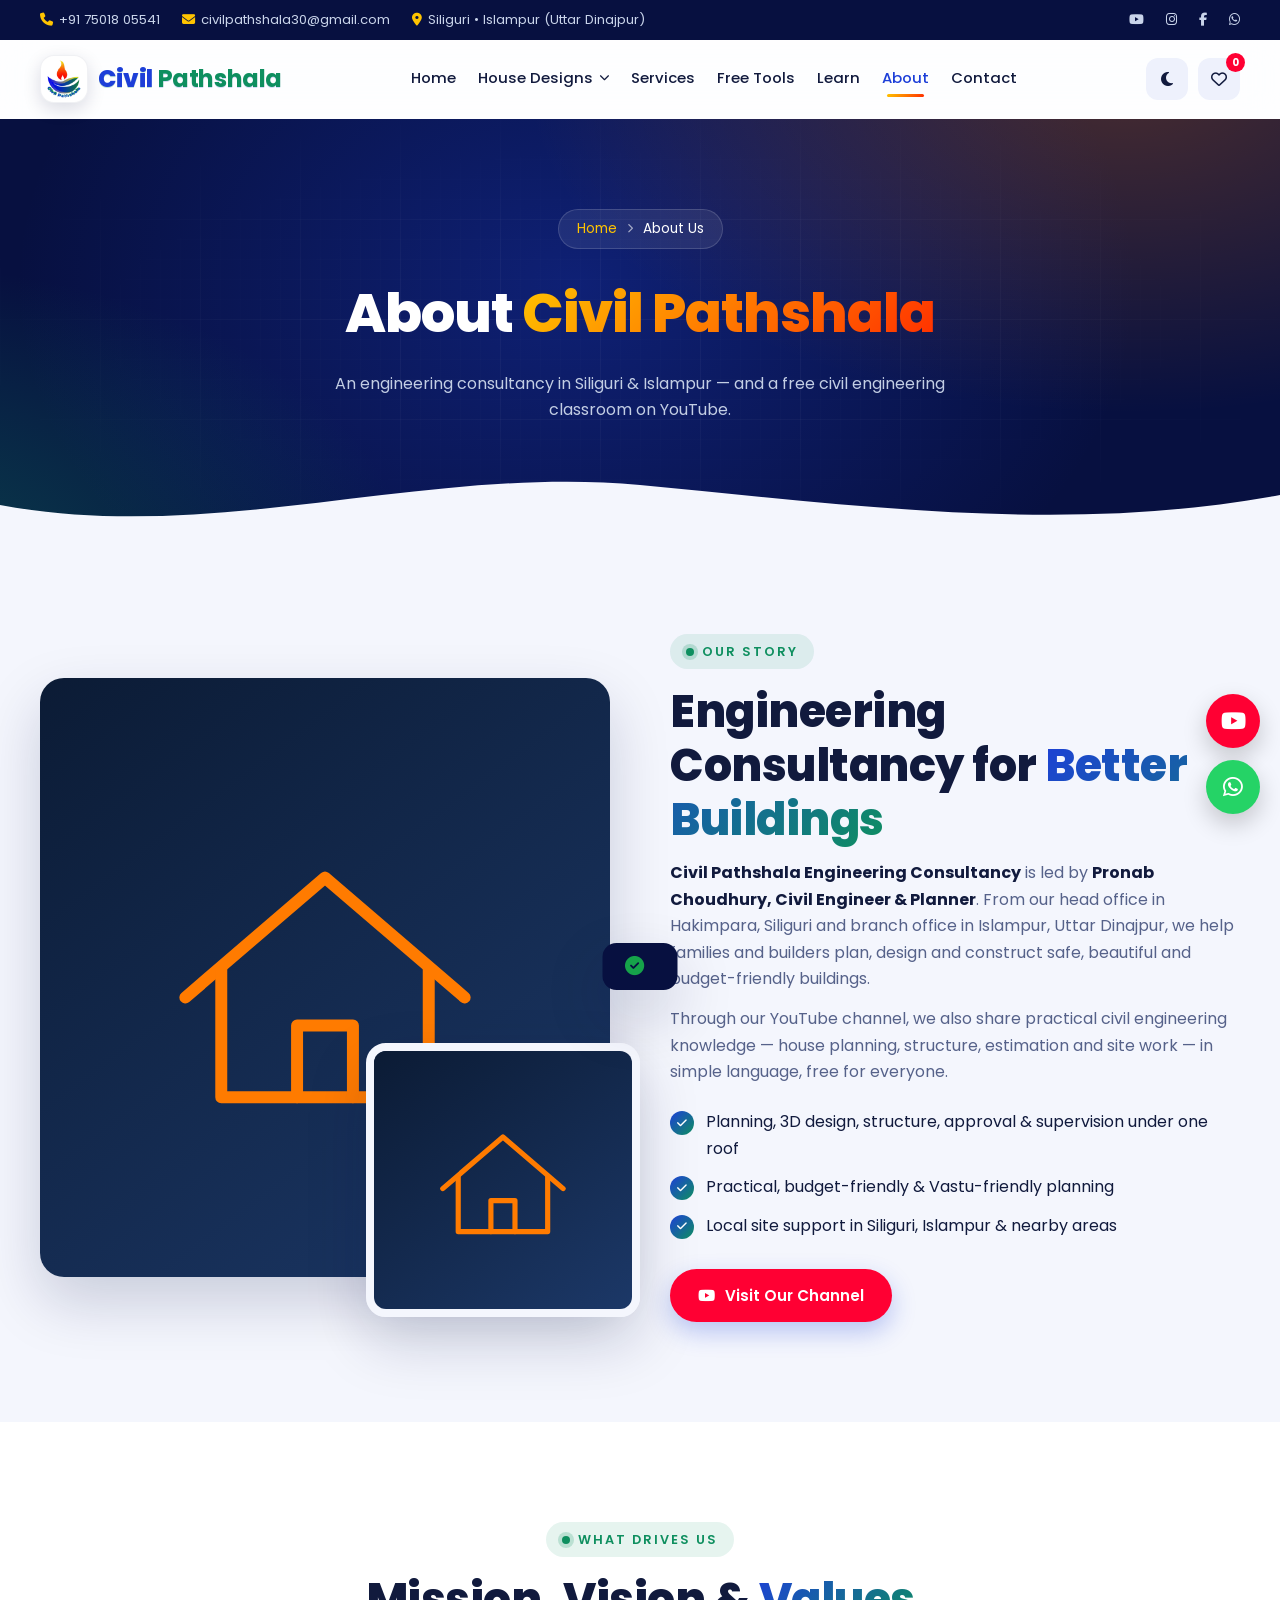
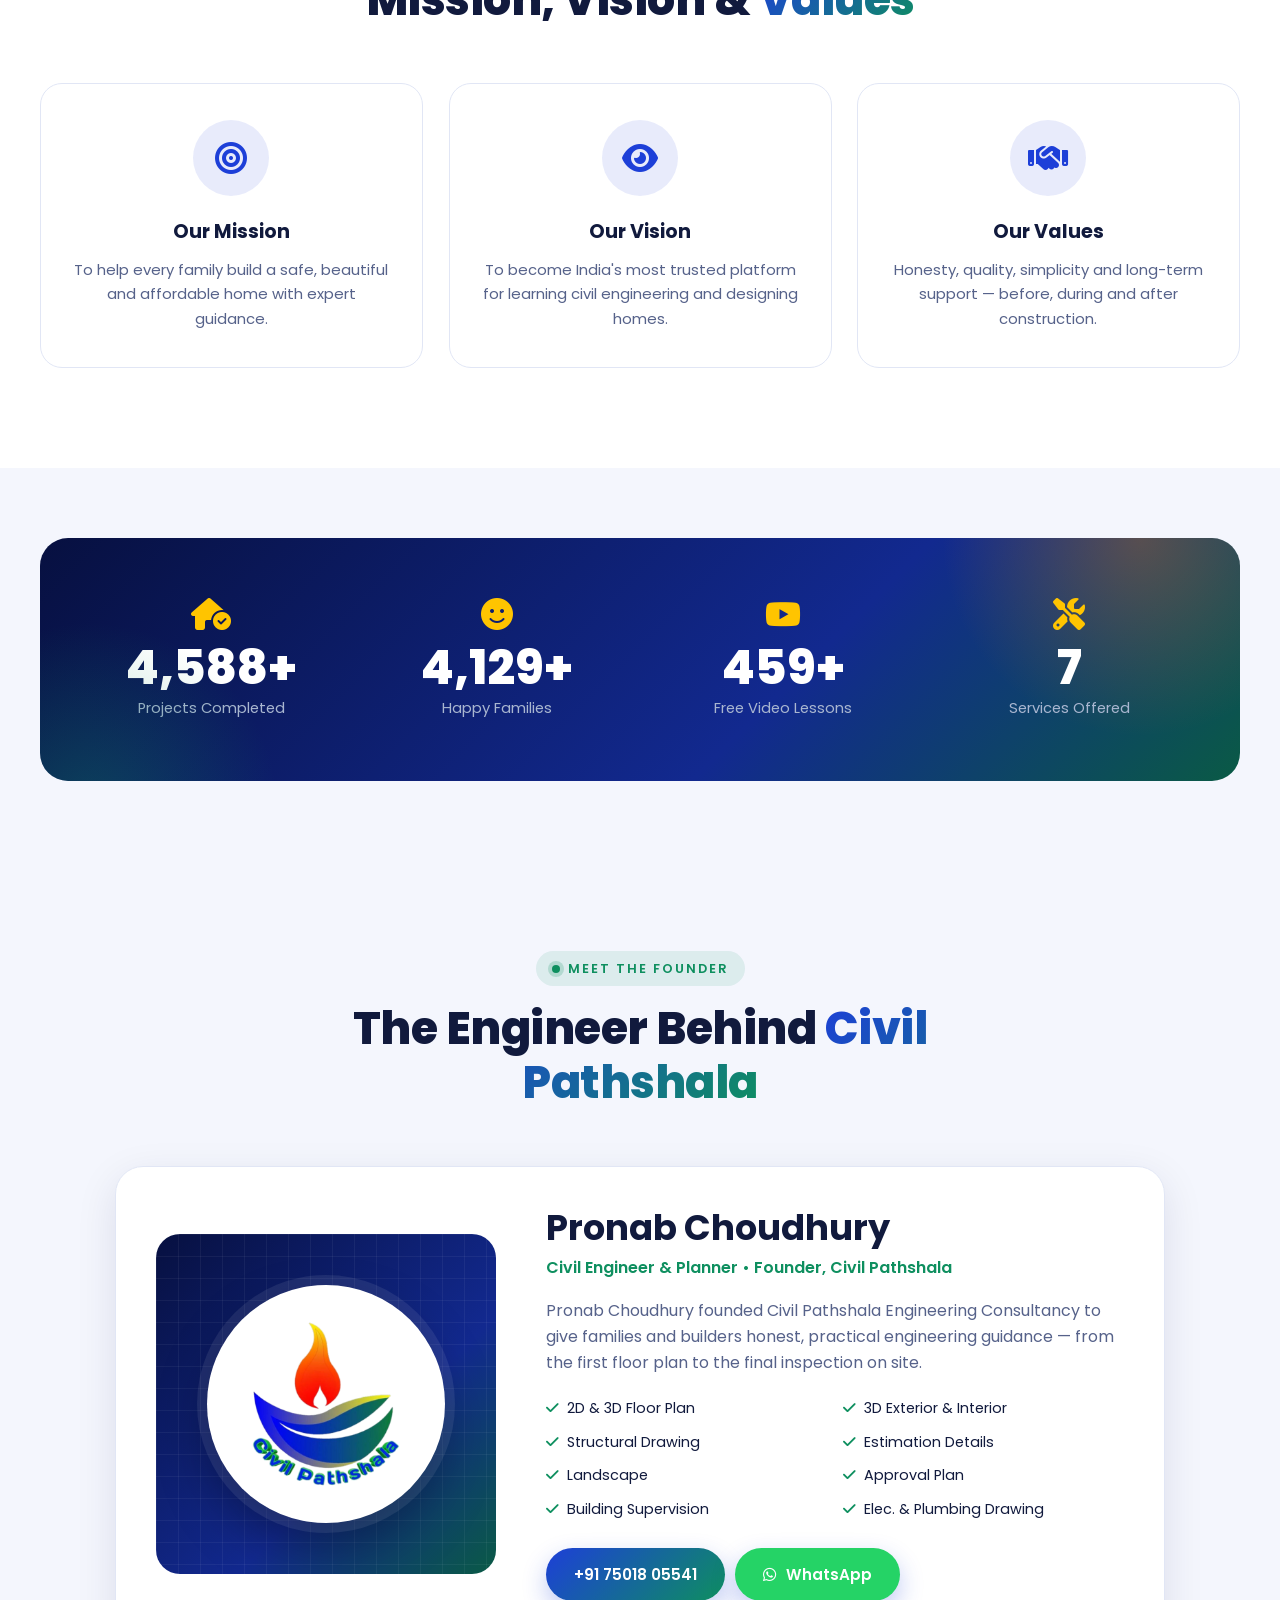
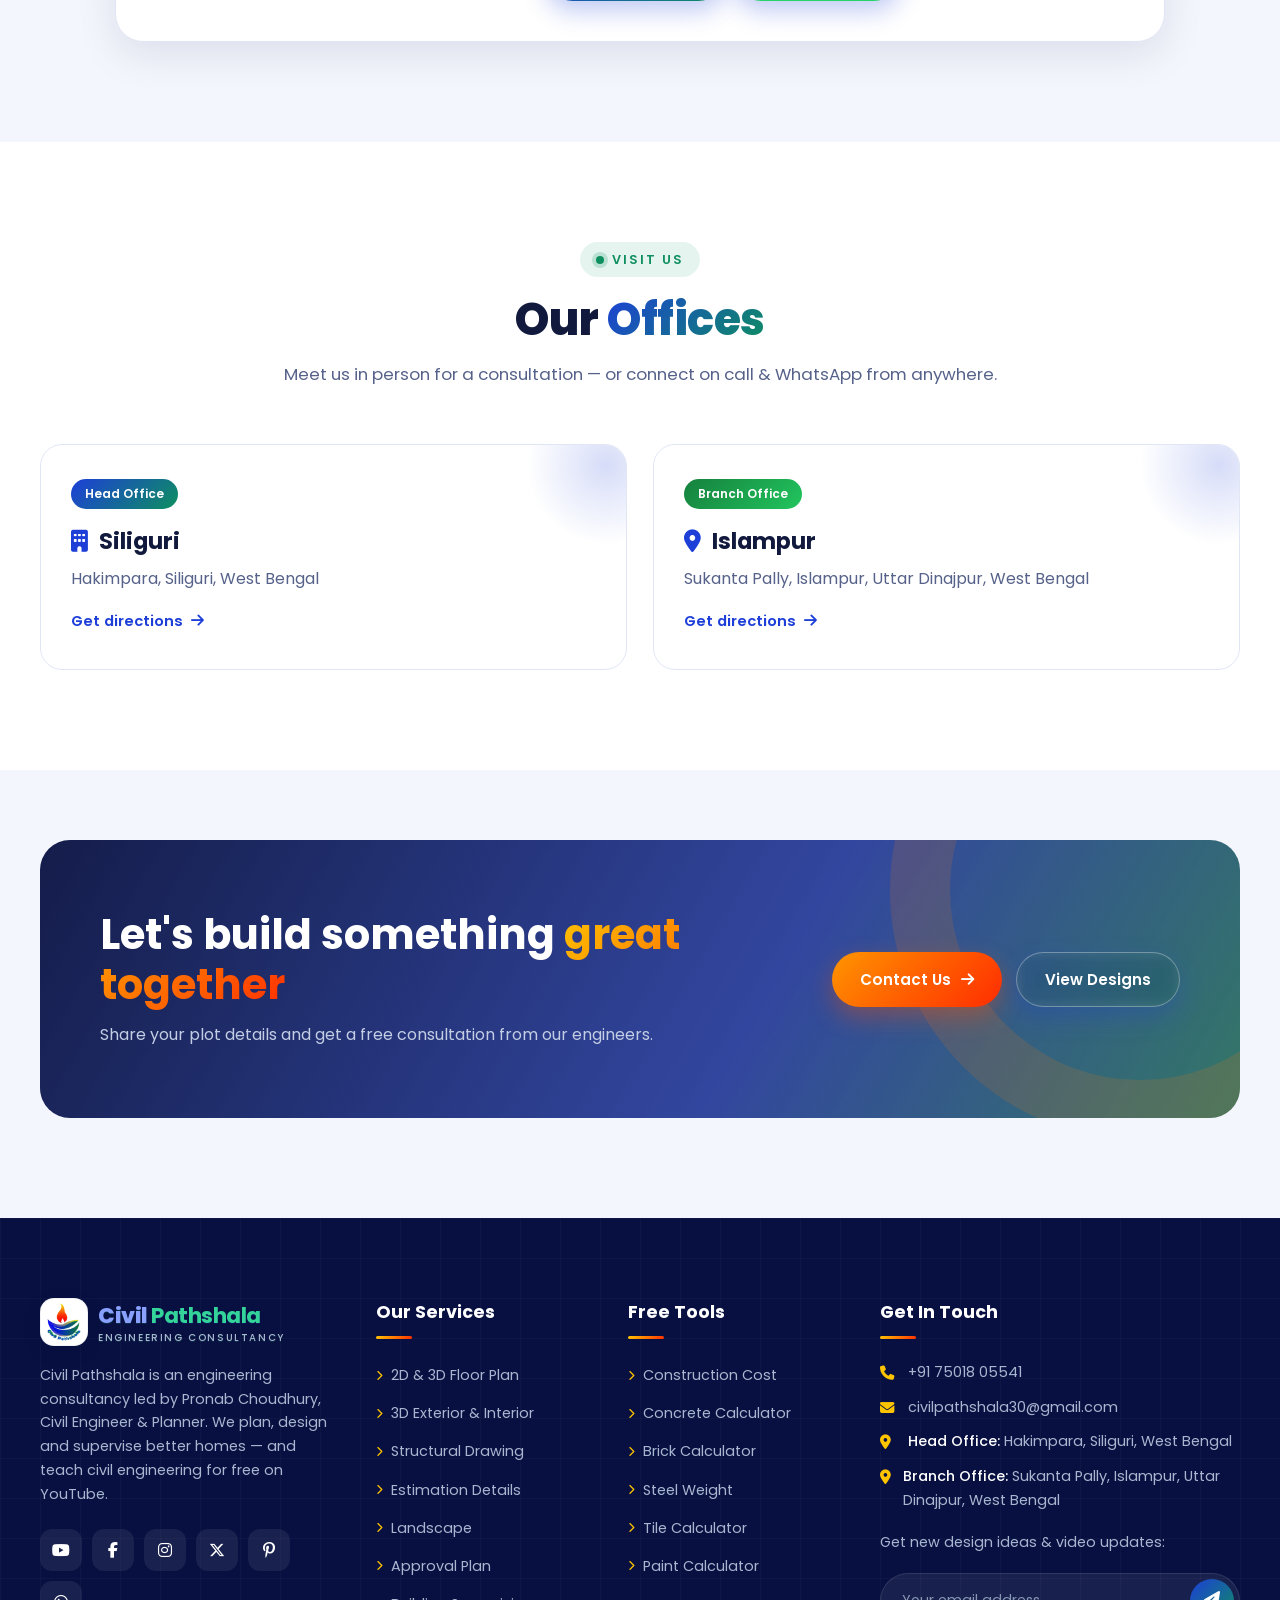
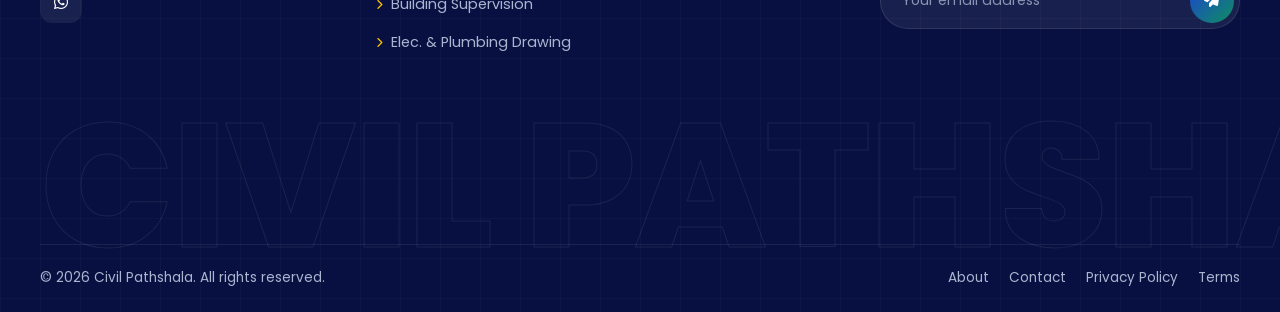
<file: about.html>
<!DOCTYPE html>
<html lang="en">
<head>
  <meta charset="UTF-8">
  <meta name="viewport" content="width=device-width, initial-scale=1.0">
  <title>About Us | Civil Pathshala</title>
  <meta name="description" content="Civil Pathshala Engineering Consultancy, founded by Pronab Choudhury (Civil Engineer & Planner). Head office: Hakimpara, Siliguri. Branch: Sukanta Pally, Islampur, Uttar Dinajpur.">
  <meta name="theme-color" content="#071040">
  <link rel="icon" href="assets/img/favicon.png" type="image/png">
  <link rel="apple-touch-icon" href="assets/img/apple-touch-icon.png">
  <link rel="preconnect" href="https://fonts.googleapis.com">
  <link rel="preconnect" href="https://fonts.gstatic.com" crossorigin>
  <link href="https://fonts.googleapis.com/css2?family=Hind:wght@400;500;600;700&family=Poppins:wght@400;500;600;700;800&display=swap" rel="stylesheet">
  <link rel="stylesheet" href="https://cdnjs.cloudflare.com/ajax/libs/font-awesome/6.5.1/css/all.min.css">
  <link rel="stylesheet" href="assets/css/style.css?v=202611112348">
  <script>try{var t=localStorage.getItem("cp-theme");if(t)document.documentElement.dataset.theme=t;}catch(e){}</script>
</head>
<body data-page="about">
  <div id="site-header"></div>

  <main>
    <section class="page-hero">
      <div class="blueprint-grid"></div>
      <div class="container">
        <div class="breadcrumb" data-reveal="down"><a href="index.html">Home</a><i class="fa-solid fa-chevron-right"></i><span>About Us</span></div>
        <h1 data-reveal="up">About <span class="text-grad">Civil Pathshala</span></h1>
        <p data-reveal="up" data-delay="100">An engineering consultancy in Siliguri & Islampur — and a free civil engineering classroom on YouTube.</p>
      </div>
      <div class="hero-wave"><svg viewBox="0 0 1440 70" preserveAspectRatio="none"><path fill="currentColor" d="M0 40C240 80 480 0 720 20s480 50 720 10V70H0Z"/></svg></div>
    </section>

    <section class="section">
      <div class="container grid-2">
        <div class="about-img" data-reveal="right">
          <div class="main"><img src="https://images.unsplash.com/photo-1503387762-592deb58ef4e?w=900&q=75&auto=format&fit=crop" alt="Engineer reviewing house drawings" loading="lazy"></div>
          <div class="small"><img src="https://images.unsplash.com/photo-1541888946425-d81bb19240f5?w=600&q=75&auto=format&fit=crop" alt="House under construction" loading="lazy"></div>
        </div>
        <div data-reveal="left">
          <span class="eyebrow">Our Story</span>
          <h2 class="h2">Engineering Consultancy for <span class="text-grad">Better Buildings</span></h2>
          <p style="color:var(--muted);margin-bottom:14px"><b style="color:var(--text)">Civil Pathshala Engineering Consultancy</b> is led by <b style="color:var(--text)">Pronab Choudhury, Civil Engineer & Planner</b>. From our head office in Hakimpara, Siliguri and branch office in Islampur, Uttar Dinajpur, we help families and builders plan, design and construct safe, beautiful and budget-friendly buildings.</p>
          <p style="color:var(--muted)">Through our YouTube channel, we also share practical civil engineering knowledge — house planning, structure, estimation and site work — in simple language, free for everyone.</p>
          <ul class="check-list">
            <li><i class="fa-solid fa-check"></i>Planning, 3D design, structure, approval & supervision under one roof</li>
            <li><i class="fa-solid fa-check"></i>Practical, budget-friendly & Vastu-friendly planning</li>
            <li><i class="fa-solid fa-check"></i>Local site support in Siliguri, Islampur & nearby areas</li>
          </ul>
          <a href="#" data-site="youtube" target="_blank" rel="noopener" class="btn btn-yt"><i class="fa-brands fa-youtube"></i> Visit Our Channel</a>
        </div>
      </div>
    </section>

    <section class="section bg-soft">
      <div class="container">
        <div class="section-head" data-reveal="up"><span class="eyebrow">What Drives Us</span><h2>Mission, Vision & <span class="text-grad">Values</span></h2></div>
        <div class="grid-3">
          <div class="mv-card" data-reveal="up"><i class="fa-solid fa-bullseye"></i><h4>Our Mission</h4><p>To help every family build a safe, beautiful and affordable home with expert guidance.</p></div>
          <div class="mv-card" data-reveal="up" data-delay="100"><i class="fa-solid fa-eye"></i><h4>Our Vision</h4><p>To become India's most trusted platform for learning civil engineering and designing homes.</p></div>
          <div class="mv-card" data-reveal="up" data-delay="200"><i class="fa-solid fa-handshake"></i><h4>Our Values</h4><p>Honesty, quality, simplicity and long-term support — before, during and after construction.</p></div>
        </div>
      </div>
    </section>

    <section class="section-sm">
      <div class="container">
        <div class="counter-band" data-reveal="zoom">
          <div class="grid-4">
            <div class="counter"><i class="fa-solid fa-house-circle-check"></i><strong data-count="5000" data-suffix="+">0</strong><span>Projects Completed</span></div>
            <div class="counter"><i class="fa-solid fa-face-smile"></i><strong data-count="4500" data-suffix="+">0</strong><span>Happy Families</span></div>
            <div class="counter"><i class="fa-brands fa-youtube"></i><strong data-count="500" data-suffix="+">0</strong><span>Free Video Lessons</span></div>
            <div class="counter"><i class="fa-solid fa-screwdriver-wrench"></i><strong data-count="8">0</strong><span>Services Offered</span></div>
          </div>
        </div>
      </div>
    </section>

    <section class="section">
      <div class="container">
        <div class="section-head" data-reveal="up"><span class="eyebrow">Meet the Founder</span><h2>The Engineer Behind <span class="text-grad">Civil Pathshala</span></h2></div>
        <div class="founder" data-reveal="up">
          <div class="founder-visual">
            <!-- Tip: replace this logo with a photo of Pronab Choudhury (e.g. assets/img/founder.jpg) -->
            <div class="founder-logo"><img src="assets/img/logo.png" alt="Civil Pathshala logo"></div>
          </div>
          <div class="founder-info">
            <h3>Pronab Choudhury</h3>
            <div class="founder-role">Civil Engineer & Planner • Founder, Civil Pathshala</div>
            <p>Pronab Choudhury founded Civil Pathshala Engineering Consultancy to give families and builders honest, practical engineering guidance — from the first floor plan to the final inspection on site.</p>
            <div class="founder-services">
              <span><i class="fa-solid fa-check"></i>2D & 3D Floor Plan</span><span><i class="fa-solid fa-check"></i>3D Exterior & Interior</span>
              <span><i class="fa-solid fa-check"></i>Structural Drawing</span><span><i class="fa-solid fa-check"></i>Estimation Details</span>
              <span><i class="fa-solid fa-check"></i>Landscape</span><span><i class="fa-solid fa-check"></i>Approval Plan</span>
              <span><i class="fa-solid fa-check"></i>Building Supervision</span><span><i class="fa-solid fa-check"></i>Elec. & Plumbing Drawing</span>
            </div>
            <div class="btn-row" style="display:flex;flex-wrap:wrap;gap:10px">
              <a href="#" data-site="phone" class="btn"></a>
              <a href="#" data-site="whatsapp" target="_blank" rel="noopener" class="btn btn-wa"><i class="fa-brands fa-whatsapp"></i> WhatsApp</a>
            </div>
          </div>
        </div>
      </div>
    </section>

    <section class="section bg-soft">
      <div class="container">
        <div class="section-head" data-reveal="up"><span class="eyebrow">Visit Us</span><h2>Our <span class="text-grad">Offices</span></h2><p>Meet us in person for a consultation — or connect on call & WhatsApp from anywhere.</p></div>
        <div class="grid-2" style="gap:26px;align-items:stretch">
          <div class="office-card" data-reveal="up">
            <span class="o-tag">Head Office</span>
            <h4><i class="fa-solid fa-building"></i> Siliguri</h4>
            <p>Hakimpara, Siliguri, West Bengal</p>
            <a href="https://maps.google.com/?q=Hakimpara%2C%20Siliguri%2C%20West%20Bengal" target="_blank" rel="noopener" class="link-arrow">Get directions <i class="fa-solid fa-arrow-right"></i></a>
          </div>
          <div class="office-card" data-reveal="up" data-delay="100">
            <span class="o-tag green">Branch Office</span>
            <h4><i class="fa-solid fa-location-dot"></i> Islampur</h4>
            <p>Sukanta Pally, Islampur, Uttar Dinajpur, West Bengal</p>
            <a href="https://maps.google.com/?q=Sukanta%20Pally%2C%20Islampur%2C%20Uttar%20Dinajpur" target="_blank" rel="noopener" class="link-arrow">Get directions <i class="fa-solid fa-arrow-right"></i></a>
          </div>
        </div>
      </div>
    </section>

    <section class="section-sm" style="padding-bottom:0">
      <div class="container">
        <div class="cta" data-reveal="zoom">
          <div><h2>Let's build something <span class="text-grad">great together</span></h2><p>Share your plot details and get a free consultation from our engineers.</p></div>
          <div class="cta-btns"><a href="contact.html" class="btn">Contact Us <i class="fa-solid fa-arrow-right"></i></a><a href="designs.html" class="btn btn-light">View Designs</a></div>
        </div>
      </div>
    </section>
  </main>

  <div id="site-footer"></div>
  <script src="assets/js/config.js?v=202611112348"></script>
  <script src="assets/js/main.js?v=202611112348"></script>
</body>
</html>
</file>
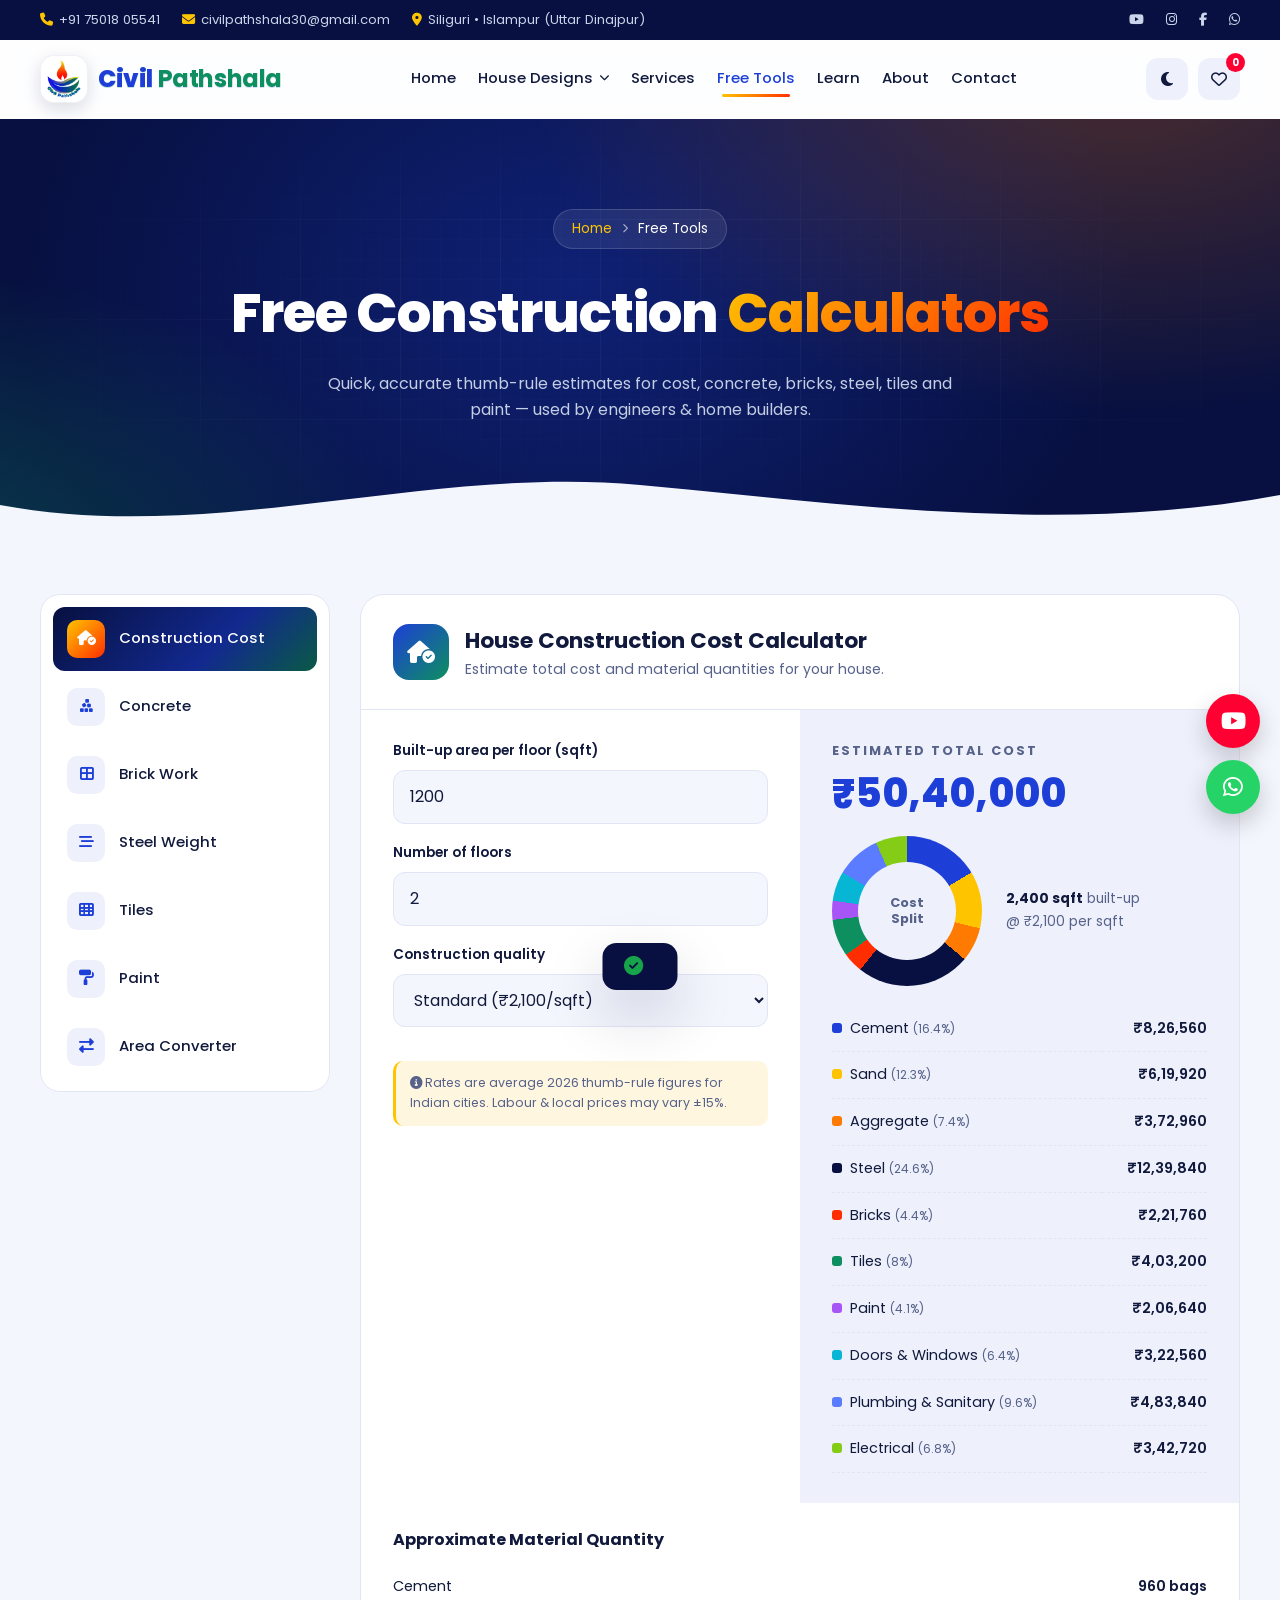
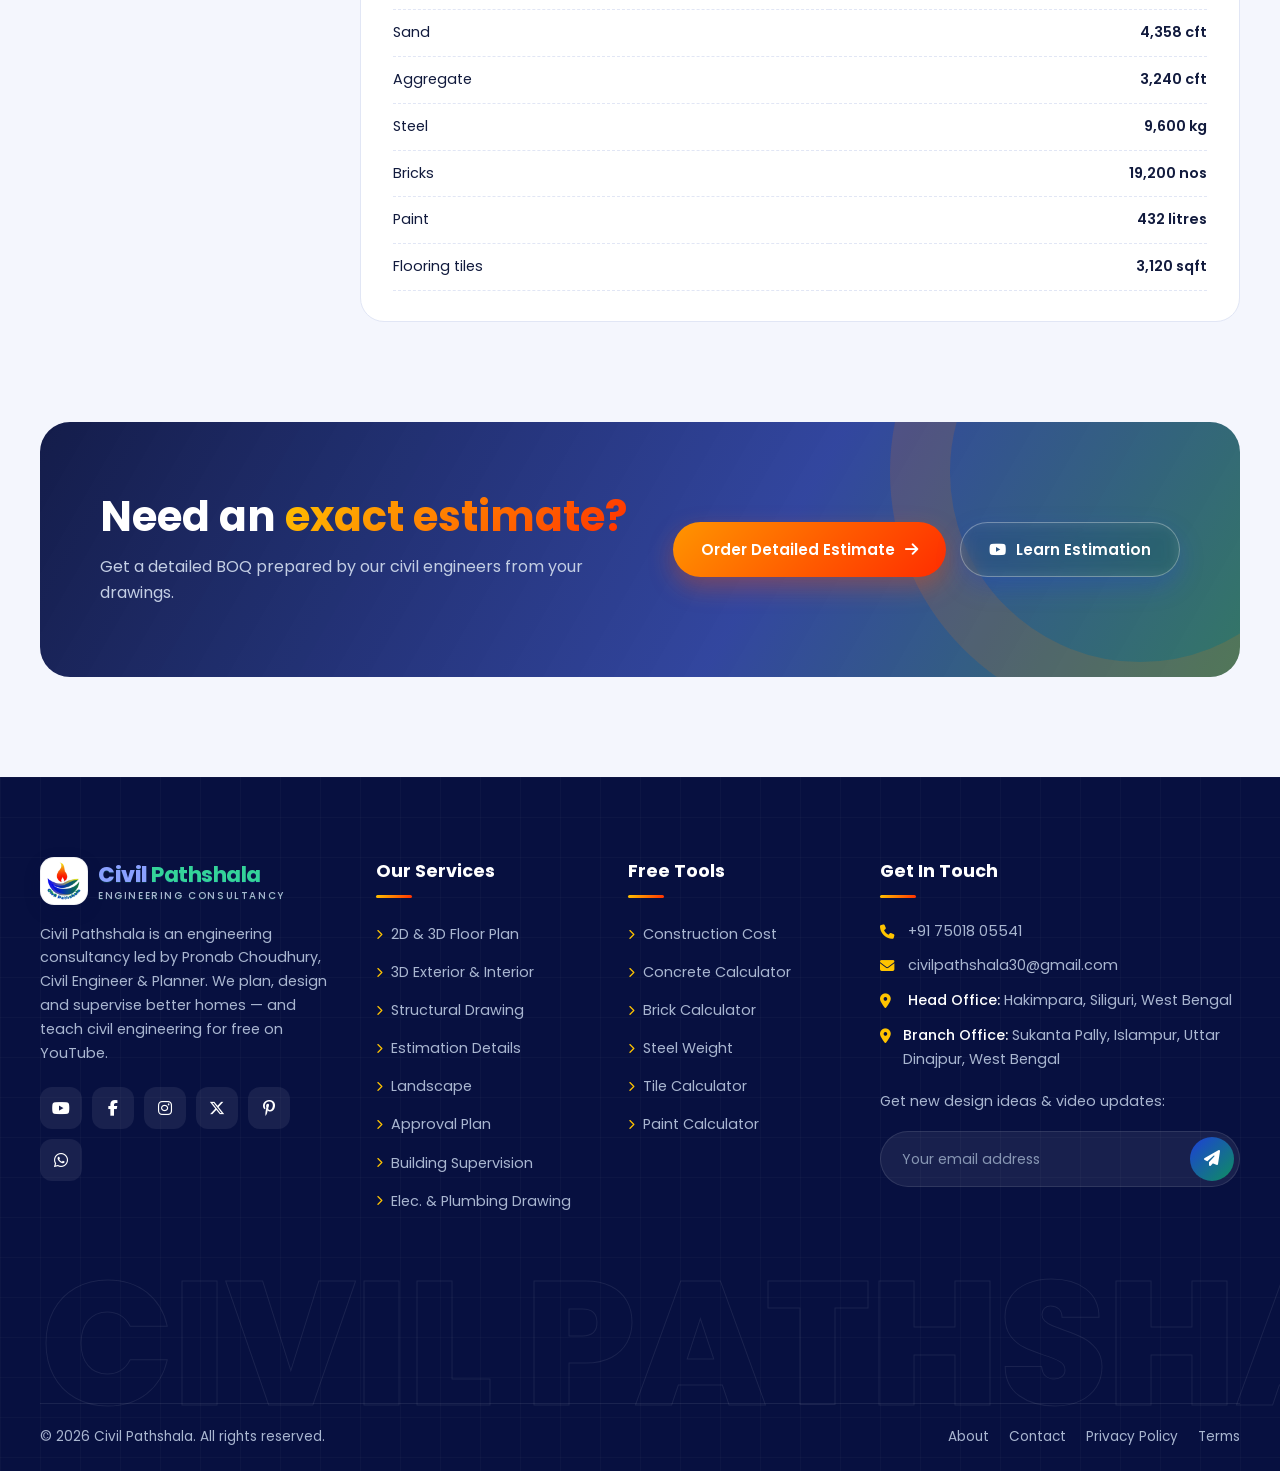
<file: calculators.html>
<!DOCTYPE html>
<html lang="en">
<head>
  <meta charset="UTF-8">
  <meta name="viewport" content="width=device-width, initial-scale=1.0">
  <title>Free Construction Calculators — Cost, Concrete, Brick, Steel, Tile, Paint | Civil Pathshala</title>
  <meta name="description" content="Free civil engineering calculators: house construction cost, concrete (cement, sand, aggregate), brick, steel weight, tile, paint and land area unit converter.">
  <meta name="theme-color" content="#071040">
  <link rel="icon" href="assets/img/favicon.png" type="image/png">
  <link rel="apple-touch-icon" href="assets/img/apple-touch-icon.png">
  <link rel="preconnect" href="https://fonts.googleapis.com">
  <link rel="preconnect" href="https://fonts.gstatic.com" crossorigin>
  <link href="https://fonts.googleapis.com/css2?family=Hind:wght@400;500;600;700&family=Poppins:wght@400;500;600;700;800&display=swap" rel="stylesheet">
  <link rel="stylesheet" href="https://cdnjs.cloudflare.com/ajax/libs/font-awesome/6.5.1/css/all.min.css">
  <link rel="stylesheet" href="assets/css/style.css?v=202611112348">
  <script>try{var t=localStorage.getItem("cp-theme");if(t)document.documentElement.dataset.theme=t;}catch(e){}</script>
</head>
<body data-page="calculators">
  <div id="site-header"></div>

  <main>
    <section class="page-hero">
      <div class="blueprint-grid"></div>
      <div class="container">
        <div class="breadcrumb" data-reveal="down"><a href="index.html">Home</a><i class="fa-solid fa-chevron-right"></i><span>Free Tools</span></div>
        <h1 data-reveal="up">Free Construction <span class="text-grad">Calculators</span></h1>
        <p data-reveal="up" data-delay="100">Quick, accurate thumb-rule estimates for cost, concrete, bricks, steel, tiles and paint — used by engineers & home builders.</p>
      </div>
      <div class="hero-wave"><svg viewBox="0 0 1440 70" preserveAspectRatio="none"><path fill="currentColor" d="M0 40C240 80 480 0 720 20s480 50 720 10V70H0Z"/></svg></div>
    </section>

    <section class="section" style="padding-top:60px">
      <div class="container calc-layout">
        <nav class="calc-tabs" aria-label="Calculators">
          <button class="calc-tab" data-tab="cost"><i class="fa-solid fa-house-circle-check"></i>Construction Cost</button>
          <button class="calc-tab" data-tab="concrete"><i class="fa-solid fa-cubes-stacked"></i>Concrete</button>
          <button class="calc-tab" data-tab="brick"><i class="fa-solid fa-border-all"></i>Brick Work</button>
          <button class="calc-tab" data-tab="steel"><i class="fa-solid fa-bars-staggered"></i>Steel Weight</button>
          <button class="calc-tab" data-tab="tile"><i class="fa-solid fa-table-cells"></i>Tiles</button>
          <button class="calc-tab" data-tab="paint"><i class="fa-solid fa-paint-roller"></i>Paint</button>
          <button class="calc-tab" data-tab="units"><i class="fa-solid fa-right-left"></i>Area Converter</button>
        </nav>

        <div>
          <!-- COST -->
          <div class="calc-panel" id="panel-cost">
            <div class="calc-head"><div class="ci"><i class="fa-solid fa-house-circle-check"></i></div><div><h3>House Construction Cost Calculator</h3><p>Estimate total cost and material quantities for your house.</p></div></div>
            <div class="calc-body">
              <div class="calc-inputs">
                <div class="field"><label for="c-area">Built-up area per floor (sqft)</label><input type="number" id="c-area" value="1200" min="1"></div>
                <div class="field"><label for="c-floors">Number of floors</label><input type="number" id="c-floors" value="2" min="1" max="10"></div>
                <div class="field"><label for="c-quality">Construction quality</label>
                  <select id="c-quality"><option value="1700">Basic (₹1,700/sqft)</option><option value="2100" selected>Standard (₹2,100/sqft)</option><option value="2700">Premium (₹2,700/sqft)</option><option value="custom">Custom rate</option></select></div>
                <div class="field" id="c-custom-wrap" hidden><label for="c-rate">Custom rate (₹/sqft)</label><input type="number" id="c-rate" value="2000" min="1"></div>
                <div class="note"><i class="fa-solid fa-circle-info"></i> Rates are average 2026 thumb-rule figures for Indian cities. Labour & local prices may vary ±15%.</div>
              </div>
              <div class="calc-output">
                <h4>Estimated Total Cost</h4>
                <div class="big-out" id="c-total">—</div>
                <div class="donut-wrap"><div class="donut" id="c-donut"><span>Cost<br>Split</span></div><div style="font-size:.85rem;color:var(--muted)" id="c-sqft"></div></div>
                <table class="out-table" id="c-table"></table>
              </div>
            </div>
            <div style="padding:0 32px 30px"><h4 style="margin:24px 0 10px;font-size:1rem">Approximate Material Quantity</h4><table class="out-table" id="c-mat"></table></div>
          </div>

          <!-- CONCRETE -->
          <div class="calc-panel" id="panel-concrete">
            <div class="calc-head"><div class="ci"><i class="fa-solid fa-cubes-stacked"></i></div><div><h3>Concrete Calculator</h3><p>Cement, sand & aggregate required for slab, beam, column or footing.</p></div></div>
            <div class="calc-body">
              <div class="calc-inputs">
                <div class="field"><label for="k-unit">Unit</label><select id="k-unit"><option value="ft">Feet</option><option value="m">Metre</option></select></div>
                <div class="inline-2">
                  <div class="field"><label for="k-l">Length</label><input type="number" id="k-l" value="20" min="0" step="any"></div>
                  <div class="field"><label for="k-w">Width</label><input type="number" id="k-w" value="15" min="0" step="any"></div>
                </div>
                <div class="field"><label for="k-d">Depth / Thickness</label><input type="number" id="k-d" value="0.4167" min="0" step="any"><div class="hint">5 inch slab = 0.4167 ft = 0.127 m</div></div>
                <div class="field"><label for="k-grade">Concrete grade</label>
                  <select id="k-grade"><option value="1,3,6">M10 (1 : 3 : 6)</option><option value="1,2,4">M15 (1 : 2 : 4)</option><option value="1,1.5,3" selected>M20 (1 : 1.5 : 3)</option><option value="1,1,2">M25 (1 : 1 : 2)</option></select></div>
              </div>
              <div class="calc-output">
                <h4>Cement Required</h4>
                <div class="big-out" id="k-cement">—</div>
                <table class="out-table" id="k-table"></table>
                <div class="note">Dry volume = wet volume × 1.54. 1 bag cement = 50 kg = 0.035 m³.</div>
              </div>
            </div>
          </div>

          <!-- BRICK -->
          <div class="calc-panel" id="panel-brick">
            <div class="calc-head"><div class="ci"><i class="fa-solid fa-border-all"></i></div><div><h3>Brick Work Calculator</h3><p>Number of bricks, cement & sand for a wall.</p></div></div>
            <div class="calc-body">
              <div class="calc-inputs">
                <div class="field"><label for="b-unit">Unit</label><select id="b-unit"><option value="ft">Feet</option><option value="m">Metre</option></select></div>
                <div class="inline-2">
                  <div class="field"><label for="b-l">Wall length</label><input type="number" id="b-l" value="20" min="0" step="any"></div>
                  <div class="field"><label for="b-h">Wall height</label><input type="number" id="b-h" value="10" min="0" step="any"></div>
                </div>
                <div class="field"><label for="b-t">Wall thickness</label><select id="b-t"><option value="0.115">4.5 inch (half brick)</option><option value="0.23" selected>9 inch (full brick)</option></select></div>
                <div class="field"><label for="b-ratio">Mortar ratio</label><select id="b-ratio"><option value="4">1 : 4</option><option value="5">1 : 5</option><option value="6" selected>1 : 6</option></select></div>
              </div>
              <div class="calc-output">
                <h4>Bricks Required</h4>
                <div class="big-out" id="b-count">—</div>
                <table class="out-table" id="b-table"></table>
                <div class="note">Standard brick 190×90×90 mm with 10 mm mortar joint. Includes 5% wastage for bricks.</div>
              </div>
            </div>
          </div>

          <!-- STEEL -->
          <div class="calc-panel" id="panel-steel">
            <div class="calc-head"><div class="ci"><i class="fa-solid fa-bars-staggered"></i></div><div><h3>Steel Weight Calculator</h3><p>Weight of TMT bars using the D²/162 formula.</p></div></div>
            <div class="calc-body">
              <div class="calc-inputs">
                <div class="field"><label for="s-dia">Bar diameter (mm)</label><select id="s-dia"><option>6</option><option>8</option><option>10</option><option selected>12</option><option>16</option><option>20</option><option>25</option><option>32</option></select></div>
                <div class="inline-2">
                  <div class="field"><label for="s-len">Length per bar (m)</label><input type="number" id="s-len" value="12" min="0" step="any"></div>
                  <div class="field"><label for="s-n">Number of bars</label><input type="number" id="s-n" value="10" min="0"></div>
                </div>
                <div class="field"><label for="s-rate">Steel rate (₹/kg) — optional</label><input type="number" id="s-rate" value="65" min="0" step="any"></div>
              </div>
              <div class="calc-output">
                <h4>Total Steel Weight</h4>
                <div class="big-out" id="s-total">—</div>
                <table class="out-table" id="s-table"></table>
              </div>
            </div>
            <div style="padding:0 32px 30px"><h4 style="margin:24px 0 10px;font-size:1rem">Standard Unit Weights</h4><table class="out-table" id="s-std"></table></div>
          </div>

          <!-- TILE -->
          <div class="calc-panel" id="panel-tile">
            <div class="calc-head"><div class="ci"><i class="fa-solid fa-table-cells"></i></div><div><h3>Tile Calculator</h3><p>Number of tiles and boxes for your floor.</p></div></div>
            <div class="calc-body">
              <div class="calc-inputs">
                <div class="inline-2">
                  <div class="field"><label for="t-l">Room length (ft)</label><input type="number" id="t-l" value="12" min="0" step="any"></div>
                  <div class="field"><label for="t-w">Room width (ft)</label><input type="number" id="t-w" value="10" min="0" step="any"></div>
                </div>
                <div class="field"><label for="t-size">Tile size</label>
                  <select id="t-size"><option value="1,1,9">1 × 1 ft (300×300 mm)</option><option value="1,2,6">1 × 2 ft (300×600 mm)</option><option value="2,2,4" selected>2 × 2 ft (600×600 mm)</option><option value="2,4,2">2 × 4 ft (600×1200 mm)</option><option value="4,8,1">4 × 8 ft (1200×2400 mm)</option></select></div>
                <div class="inline-2">
                  <div class="field"><label for="t-box">Tiles per box</label><input type="number" id="t-box" value="4" min="1"></div>
                  <div class="field"><label for="t-waste">Wastage %</label><input type="number" id="t-waste" value="10" min="0" max="50"></div>
                </div>
              </div>
              <div class="calc-output">
                <h4>Tiles Required</h4>
                <div class="big-out" id="t-count">—</div>
                <table class="out-table" id="t-table"></table>
              </div>
            </div>
          </div>

          <!-- PAINT -->
          <div class="calc-panel" id="panel-paint">
            <div class="calc-head"><div class="ci"><i class="fa-solid fa-paint-roller"></i></div><div><h3>Paint Calculator</h3><p>Paint, primer & putty needed for a room.</p></div></div>
            <div class="calc-body">
              <div class="calc-inputs">
                <div class="inline-2">
                  <div class="field"><label for="p-l">Room length (ft)</label><input type="number" id="p-l" value="12" min="0" step="any"></div>
                  <div class="field"><label for="p-w">Room width (ft)</label><input type="number" id="p-w" value="10" min="0" step="any"></div>
                </div>
                <div class="inline-2">
                  <div class="field"><label for="p-h">Wall height (ft)</label><input type="number" id="p-h" value="10" min="0" step="any"></div>
                  <div class="field"><label for="p-coats">Paint coats</label><input type="number" id="p-coats" value="2" min="1" max="5"></div>
                </div>
                <div class="inline-2">
                  <div class="field"><label for="p-doors">Doors (≈21 sqft)</label><input type="number" id="p-doors" value="1" min="0"></div>
                  <div class="field"><label for="p-win">Windows (≈15 sqft)</label><input type="number" id="p-win" value="2" min="0"></div>
                </div>
                <div class="field"><label style="display:flex;gap:10px;align-items:center;cursor:pointer"><input type="checkbox" id="p-ceil" checked style="width:auto"> Include ceiling</label></div>
              </div>
              <div class="calc-output">
                <h4>Paint Required</h4>
                <div class="big-out" id="p-total">—</div>
                <table class="out-table" id="p-table"></table>
                <div class="note">Coverage assumed: emulsion 120 sqft/L/coat, primer 100 sqft/L, putty 15 sqft/kg (2 coats).</div>
              </div>
            </div>
          </div>

          <!-- UNITS -->
          <div class="calc-panel" id="panel-units">
            <div class="calc-head"><div class="ci"><i class="fa-solid fa-right-left"></i></div><div><h3>Land Area Unit Converter</h3><p>Convert sqft, sqm, gaj, acre, hectare, marla & more.</p></div></div>
            <div class="calc-body">
              <div class="calc-inputs">
                <div class="field"><label for="u-val">Value</label><input type="number" id="u-val" value="1200" min="0" step="any"></div>
                <div class="field"><label for="u-from">From unit</label><select id="u-from"></select></div>
                <div class="note">Gaj = square yard. Local units like bigha & biswa vary by state, so they are not included.</div>
              </div>
              <div class="calc-output">
                <h4>Converted Values</h4>
                <table class="out-table" id="u-table"></table>
              </div>
            </div>
          </div>
        </div>
      </div>
    </section>

    <section class="section-sm" style="padding:0">
      <div class="container">
        <div class="cta" data-reveal="zoom">
          <div><h2>Need an <span class="text-grad">exact estimate?</span></h2><p>Get a detailed BOQ prepared by our civil engineers from your drawings.</p></div>
          <div class="cta-btns"><a href="contact.html" class="btn">Order Detailed Estimate <i class="fa-solid fa-arrow-right"></i></a><a href="#" data-site="youtube" target="_blank" rel="noopener" class="btn btn-light"><i class="fa-brands fa-youtube"></i> Learn Estimation</a></div>
        </div>
      </div>
    </section>
  </main>

  <div id="site-footer"></div>
  <script src="assets/js/config.js?v=202611112348"></script>
  <script src="assets/js/main.js?v=202611112348"></script>
  <script src="assets/js/calculators.js?v=202611112348"></script>
</body>
</html>
</file>
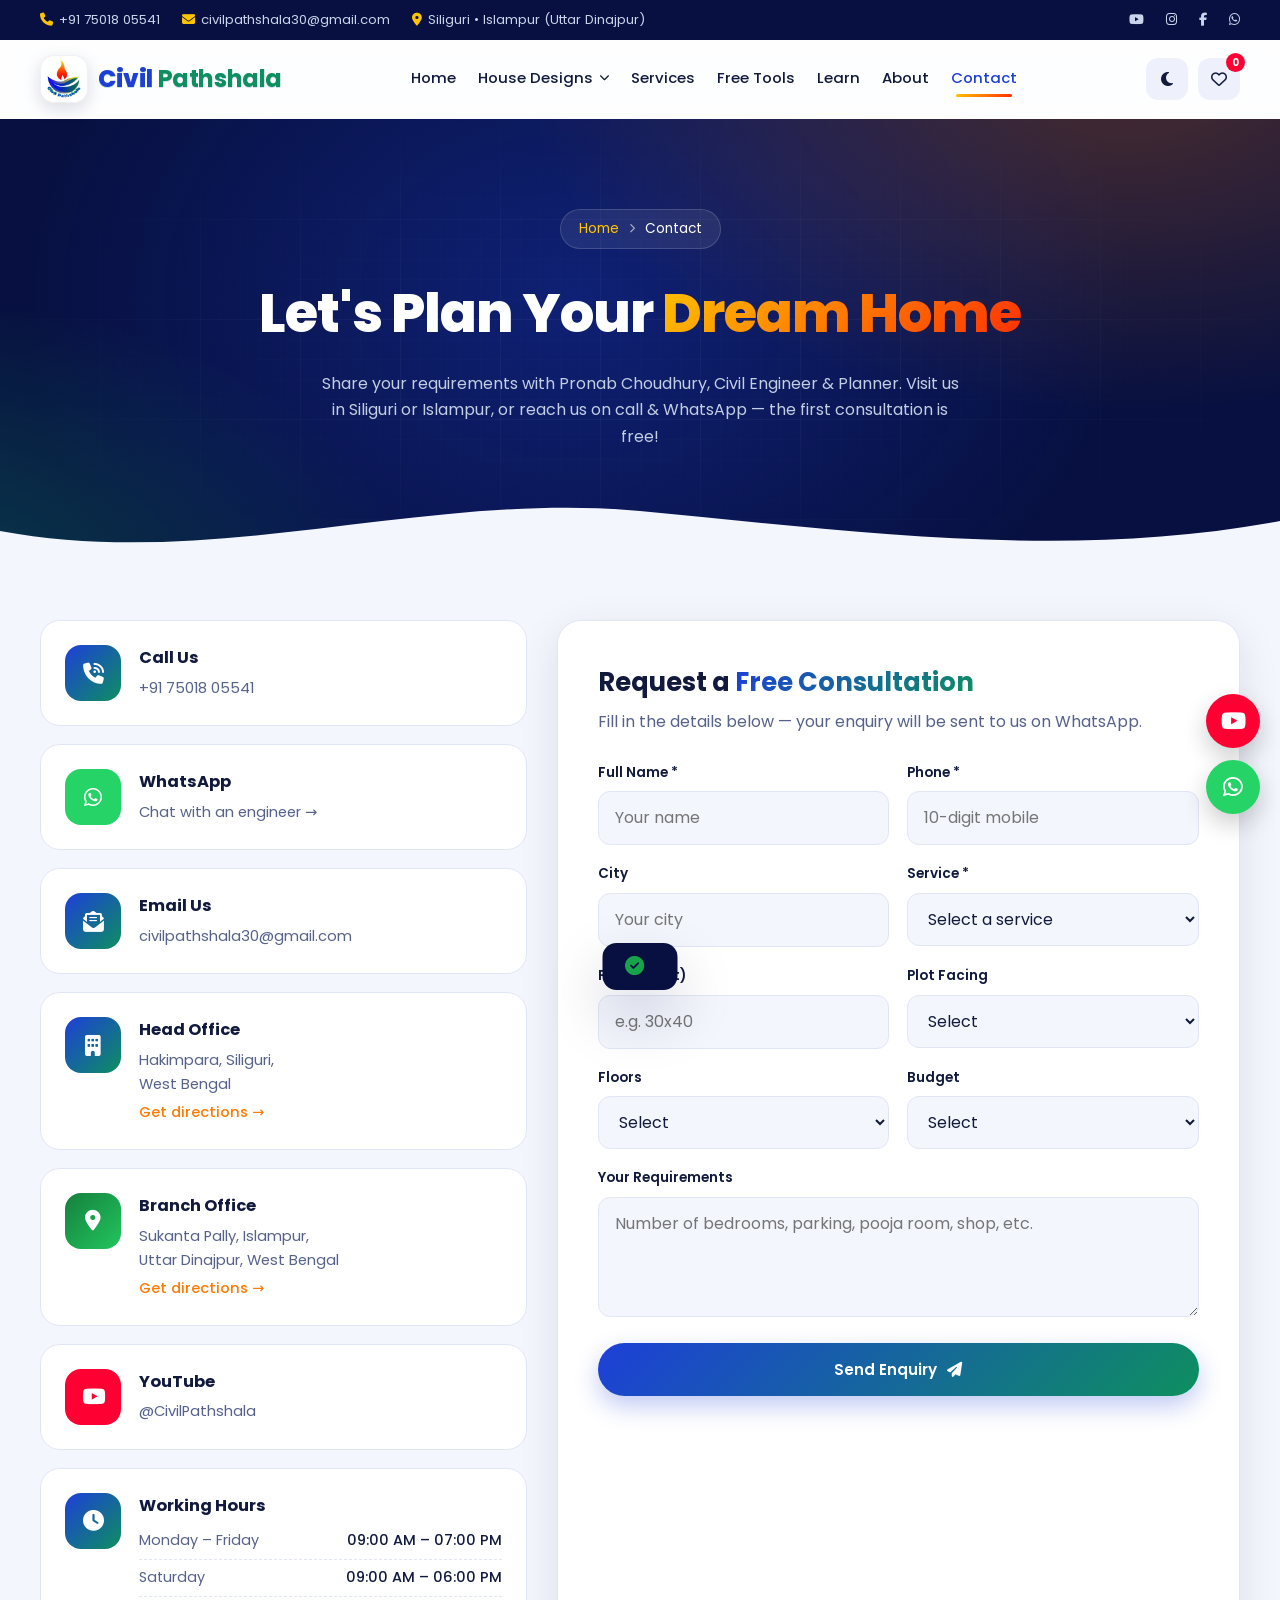
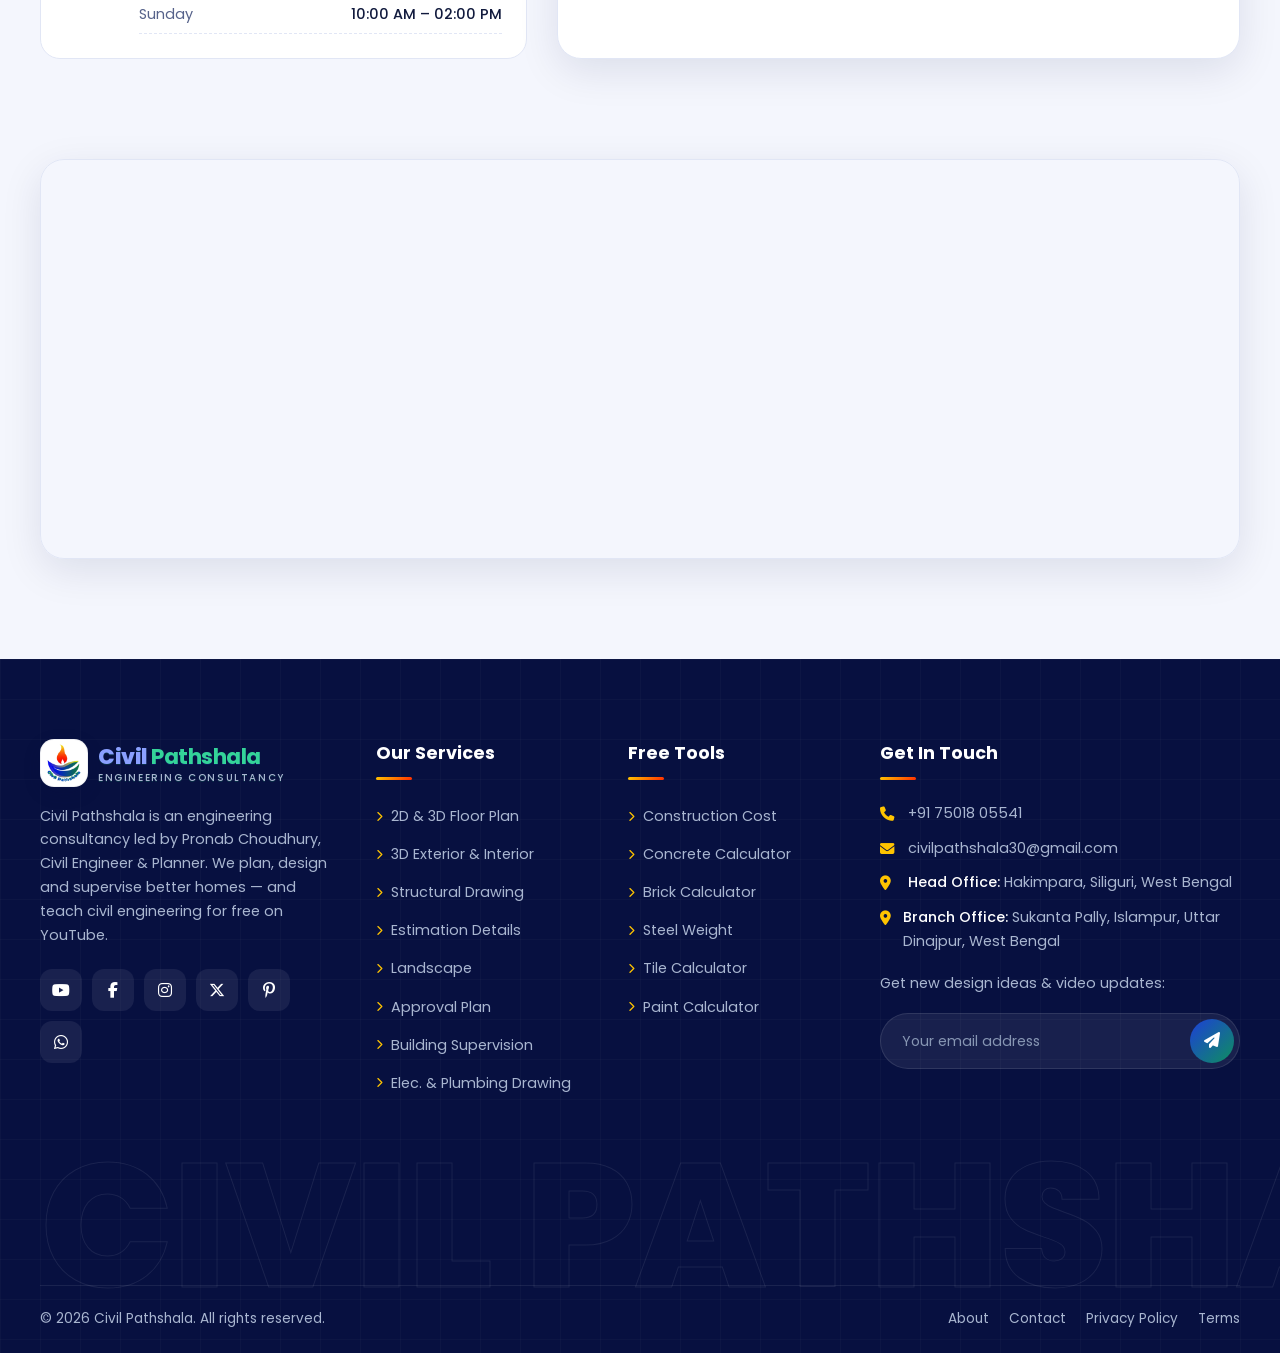
<file: contact.html>
<!DOCTYPE html>
<html lang="en">
<head>
  <meta charset="UTF-8">
  <meta name="viewport" content="width=device-width, initial-scale=1.0">
  <title>Contact Us — Civil Pathshala, Hakimpara Siliguri & Islampur | 75018 05541</title>
  <meta name="description" content="Contact Civil Pathshala Engineering Consultancy — Head Office: Hakimpara, Siliguri; Branch: Sukanta Pally, Islampur, Uttar Dinajpur. Call or WhatsApp 75018 05541.">
  <meta name="theme-color" content="#071040">
  <link rel="icon" href="assets/img/favicon.png" type="image/png">
  <link rel="apple-touch-icon" href="assets/img/apple-touch-icon.png">
  <link rel="preconnect" href="https://fonts.googleapis.com">
  <link rel="preconnect" href="https://fonts.gstatic.com" crossorigin>
  <link href="https://fonts.googleapis.com/css2?family=Hind:wght@400;500;600;700&family=Poppins:wght@400;500;600;700;800&display=swap" rel="stylesheet">
  <link rel="stylesheet" href="https://cdnjs.cloudflare.com/ajax/libs/font-awesome/6.5.1/css/all.min.css">
  <link rel="stylesheet" href="assets/css/style.css?v=202611112348">
  <script>try{var t=localStorage.getItem("cp-theme");if(t)document.documentElement.dataset.theme=t;}catch(e){}</script>
</head>
<body data-page="contact">
  <div id="site-header"></div>

  <main>
    <section class="page-hero">
      <div class="blueprint-grid"></div>
      <div class="container">
        <div class="breadcrumb" data-reveal="down"><a href="index.html">Home</a><i class="fa-solid fa-chevron-right"></i><span>Contact</span></div>
        <h1 data-reveal="up">Let's Plan Your <span class="text-grad">Dream Home</span></h1>
        <p data-reveal="up" data-delay="100">Share your requirements with Pronab Choudhury, Civil Engineer & Planner. Visit us in Siliguri or Islampur, or reach us on call & WhatsApp — the first consultation is free!</p>
      </div>
      <div class="hero-wave"><svg viewBox="0 0 1440 70" preserveAspectRatio="none"><path fill="currentColor" d="M0 40C240 80 480 0 720 20s480 50 720 10V70H0Z"/></svg></div>
    </section>

    <section class="section" style="padding-top:60px">
      <div class="container contact-grid">
        <div class="contact-info" data-reveal="right">
          <div class="c-card"><i class="fa-solid fa-phone-volume"></i><div><h5>Call Us</h5><a href="#" data-site="phone"></a></div></div>
          <div class="c-card"><i class="fa-brands fa-whatsapp" style="background:#25d366"></i><div><h5>WhatsApp</h5><a href="#" data-site="whatsapp" target="_blank" rel="noopener">Chat with an engineer →</a></div></div>
          <div class="c-card"><i class="fa-solid fa-envelope-open-text"></i><div><h5>Email Us</h5><a href="#" data-site="email"></a></div></div>
          <div class="c-card"><i class="fa-solid fa-building"></i><div><h5>Head Office</h5><p>Hakimpara, Siliguri,<br>West Bengal</p><a href="https://maps.google.com/?q=Hakimpara%2C%20Siliguri%2C%20West%20Bengal" target="_blank" rel="noopener" style="color:var(--orange);font-weight:500;margin-top:4px">Get directions →</a></div></div>
          <div class="c-card"><i class="fa-solid fa-location-dot" style="background:linear-gradient(135deg,#15803d,#22c55e)"></i><div><h5>Branch Office</h5><p>Sukanta Pally, Islampur,<br>Uttar Dinajpur, West Bengal</p><a href="https://maps.google.com/?q=Sukanta%20Pally%2C%20Islampur%2C%20Uttar%20Dinajpur" target="_blank" rel="noopener" style="color:var(--orange);font-weight:500;margin-top:4px">Get directions →</a></div></div>
          <div class="c-card"><i class="fa-brands fa-youtube" style="background:var(--red)"></i><div><h5>YouTube</h5><a href="#" data-site="youtube" target="_blank" rel="noopener">@CivilPathshala</a></div></div>
          <div class="c-card"><i class="fa-solid fa-clock"></i><div style="flex:1"><h5>Working Hours</h5><ul class="hours" data-site="hours"></ul></div></div>
        </div>

        <div class="contact-form" data-reveal="left">
          <h3>Request a <span class="text-grad">Free Consultation</span></h3>
          <p>Fill in the details below — your enquiry will be sent to us on WhatsApp.</p>
          <form data-wa-form>
            <div class="form-grid">
              <div class="field"><label for="name">Full Name *</label><input id="name" name="Name" required placeholder="Your name"></div>
              <div class="field"><label for="phone">Phone *</label><input id="phone" name="Phone" type="tel" required placeholder="10-digit mobile" pattern="[0-9+\s-]{10,15}"></div>
              <div class="field"><label for="city">City</label><input id="city" name="City" placeholder="Your city"></div>
              <div class="field"><label for="service">Service *</label>
                <select id="service" name="Service" required>
                  <option value="">Select a service</option><option>2D & 3D Floor Plan</option><option>3D Exterior & Interior</option><option>Structural Drawing</option><option>Estimation Details</option><option>Landscape</option><option>Approval Plan</option><option>Building Supervision</option><option>Elec. & Plumbing Drawing</option><option>Complete House Package</option><option>Other / Not sure</option>
                </select></div>
              <div class="field"><label for="plot">Plot Size (ft)</label><input id="plot" name="Plot Size" placeholder="e.g. 30x40"></div>
              <div class="field"><label for="facing">Plot Facing</label>
                <select id="facing" name="Facing"><option value="">Select</option><option>East</option><option>West</option><option>North</option><option>South</option><option>Corner</option></select></div>
              <div class="field"><label for="floors">Floors</label>
                <select id="floors" name="Floors"><option value="">Select</option><option>Ground</option><option>G+1</option><option>G+2</option><option>G+3 or more</option></select></div>
              <div class="field"><label for="budget">Budget</label>
                <select id="budget" name="Budget"><option value="">Select</option><option>Under ₹20 Lakh</option><option>₹20–40 Lakh</option><option>₹40–75 Lakh</option><option>Above ₹75 Lakh</option></select></div>
              <div class="field full"><label for="msg">Your Requirements</label><textarea id="msg" name="Message" placeholder="Number of bedrooms, parking, pooja room, shop, etc."></textarea></div>
              <div class="full"><button type="submit" class="btn btn-block">Send Enquiry <i class="fa-solid fa-paper-plane"></i></button></div>
            </div>
          </form>
        </div>
      </div>
    </section>

    <section style="padding-bottom:0">
      <div class="container" data-reveal="up">
        <div class="map-wrap"><iframe data-site="map" title="Civil Pathshala location" loading="lazy" referrerpolicy="no-referrer-when-downgrade"></iframe></div>
      </div>
    </section>
  </main>

  <div id="site-footer"></div>
  <script src="assets/js/config.js?v=202611112348"></script>
  <script src="assets/js/main.js?v=202611112348"></script>
</body>
</html>
</file>
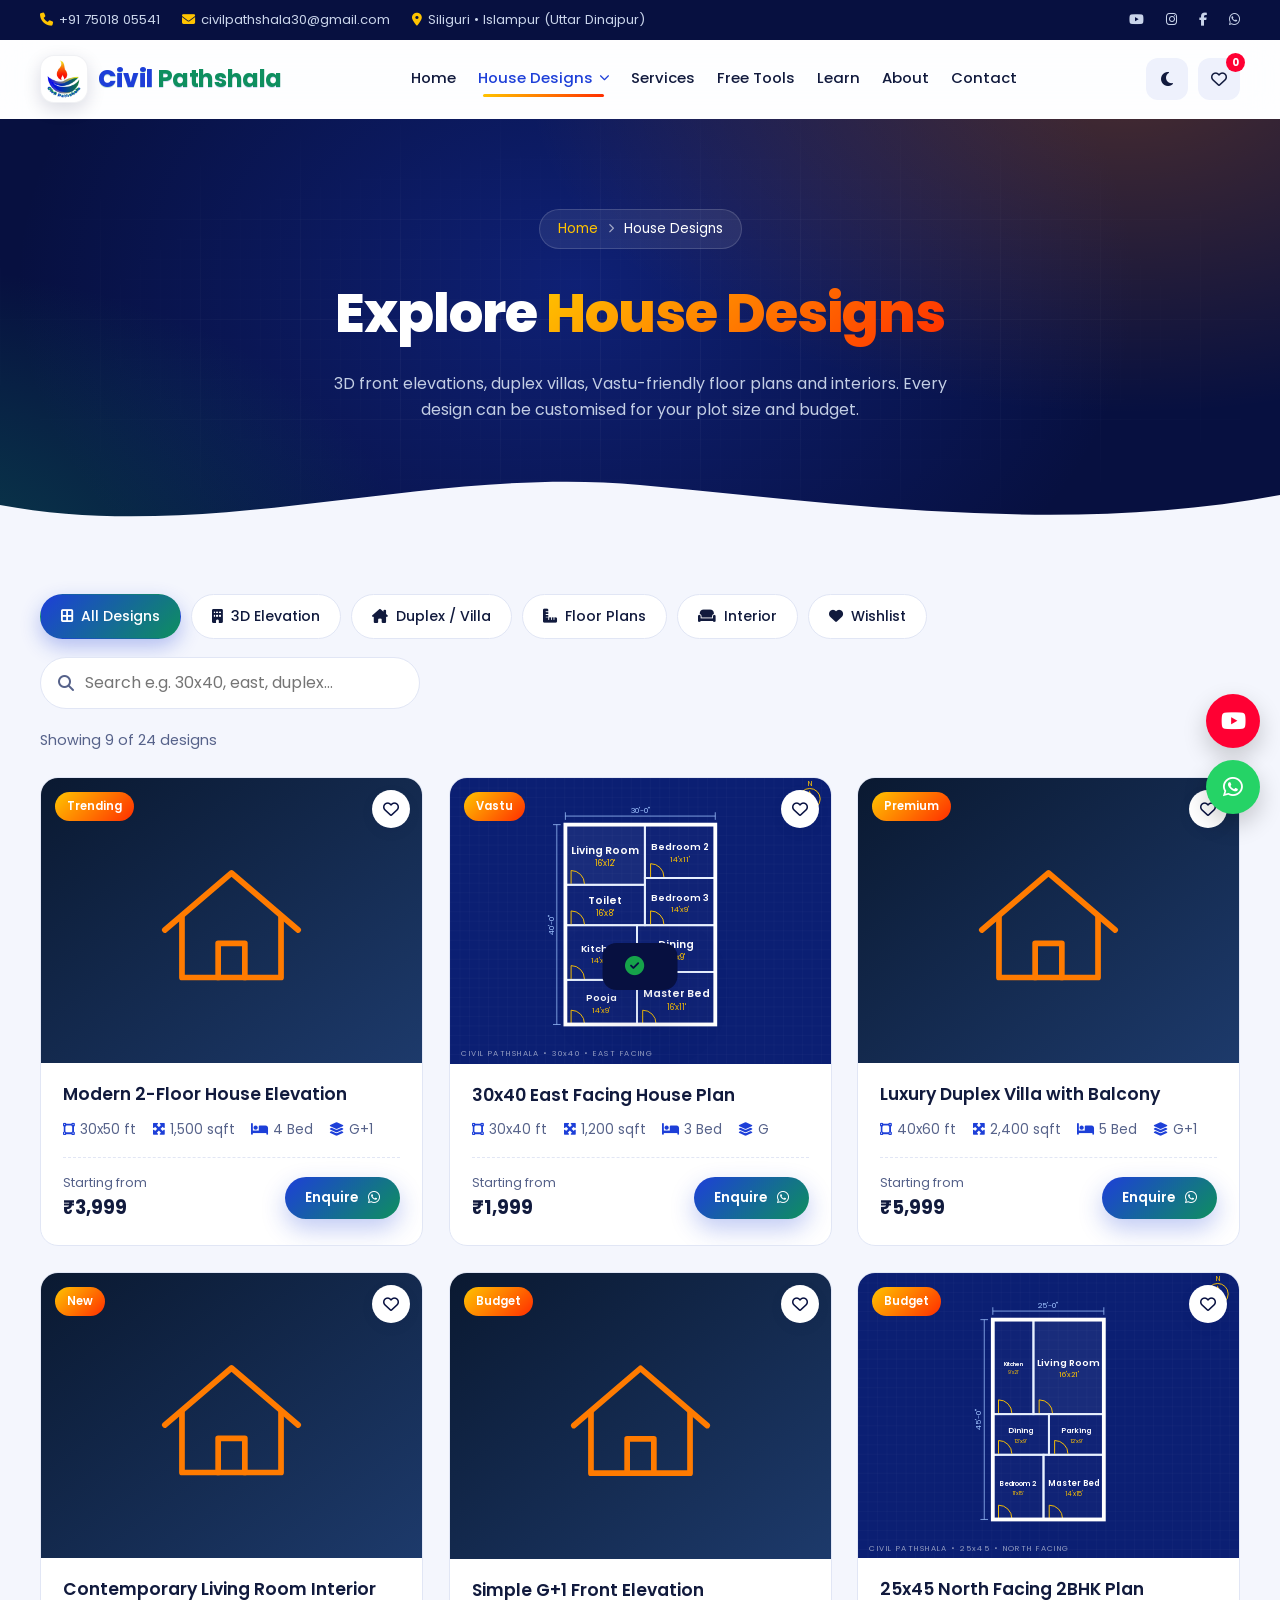
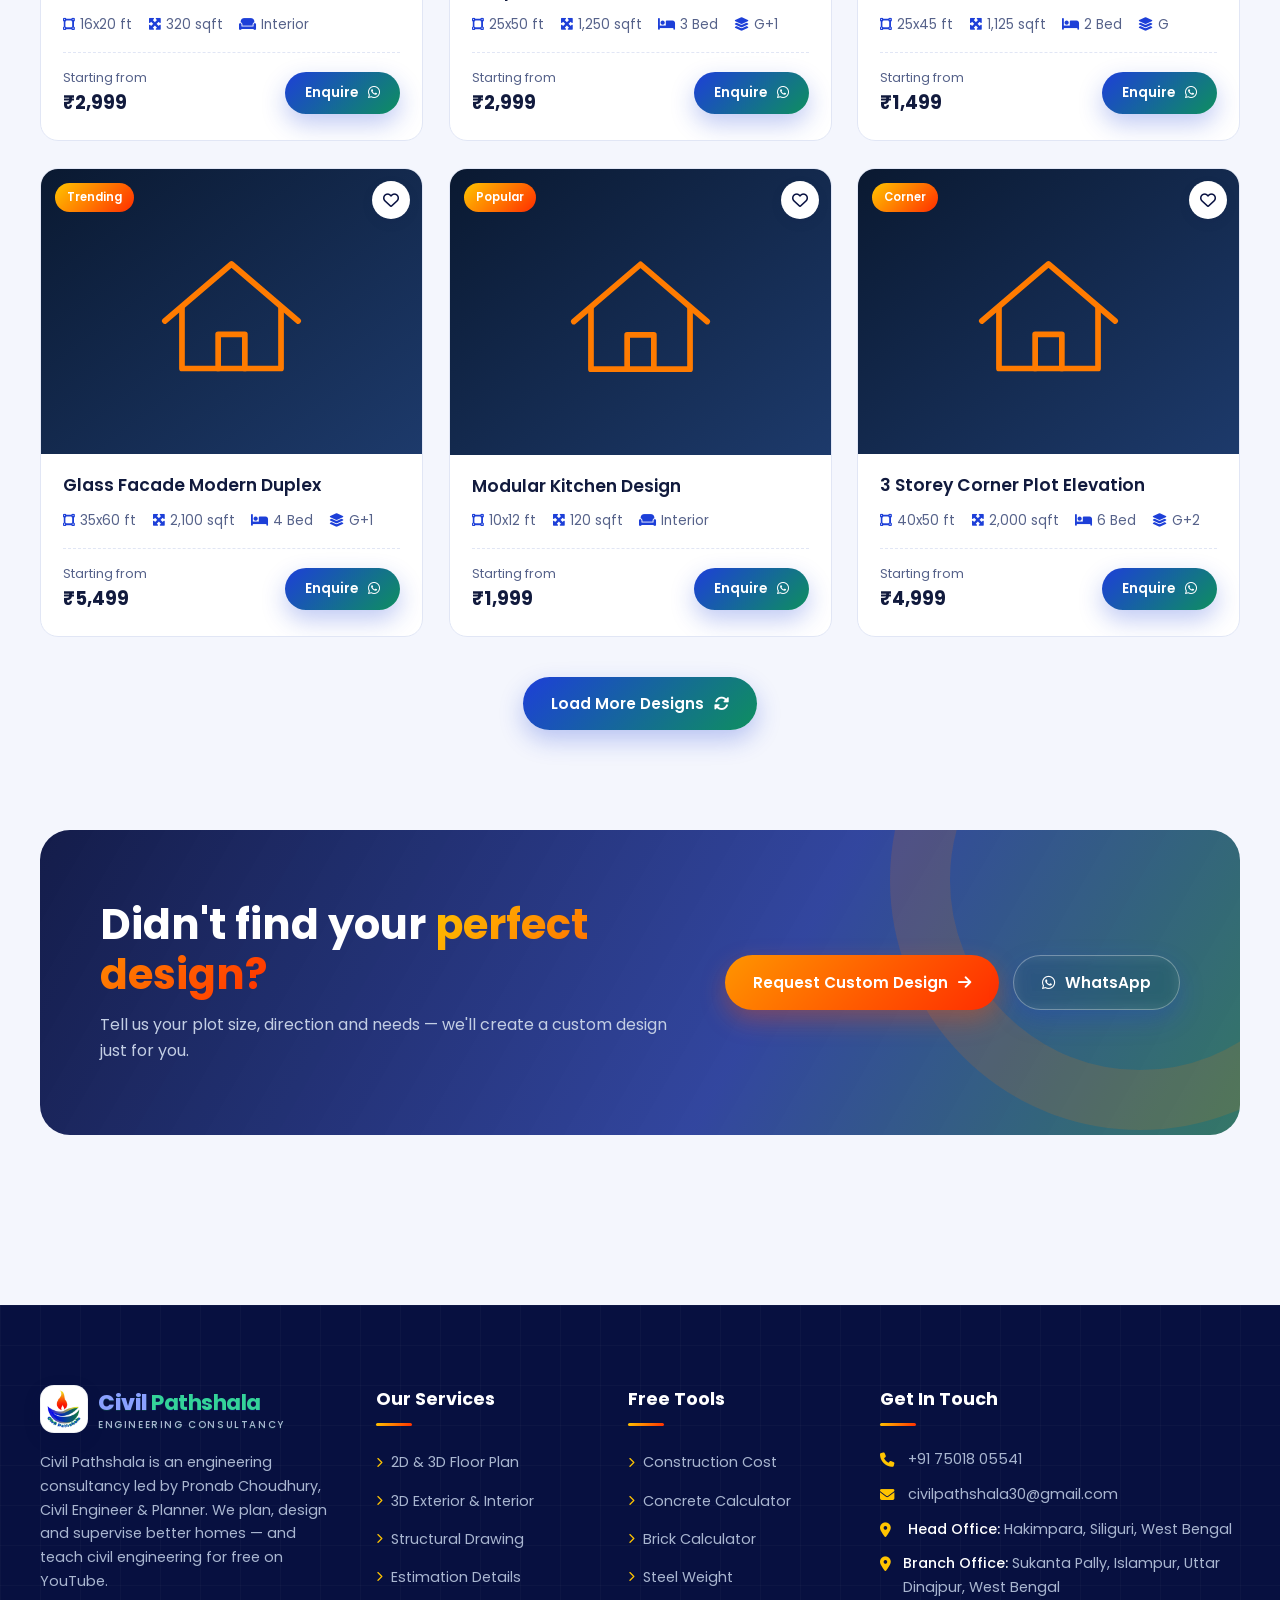
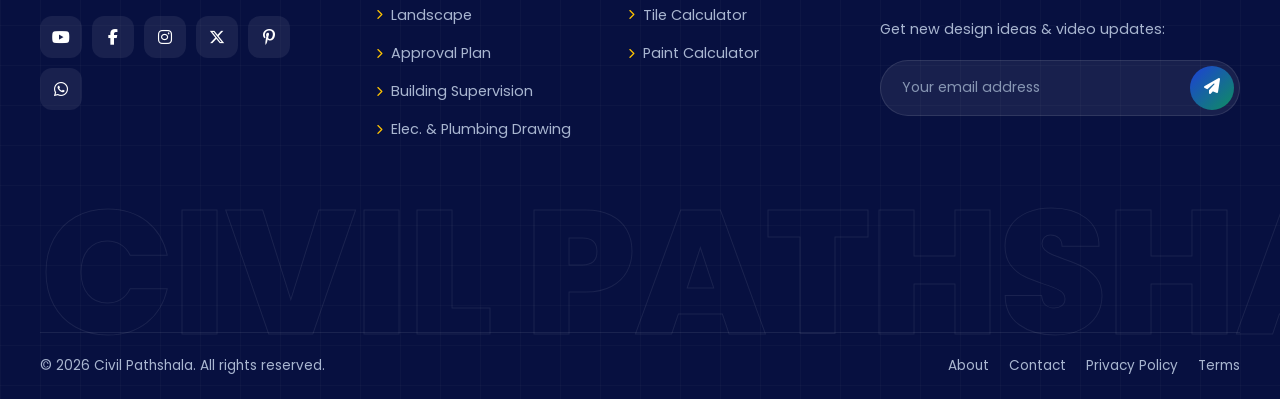
<file: designs.html>
<!DOCTYPE html>
<html lang="en">
<head>
  <meta charset="UTF-8">
  <meta name="viewport" content="width=device-width, initial-scale=1.0">
  <title>House Designs — 3D Elevations, Floor Plans & Interiors | Civil Pathshala</title>
  <meta name="description" content="Browse house plans, 3D front elevation designs, duplex villas and interior designs by Civil Pathshala. Customise any design for your plot.">
  <meta name="theme-color" content="#071040">
  <link rel="icon" href="assets/img/favicon.png" type="image/png">
  <link rel="apple-touch-icon" href="assets/img/apple-touch-icon.png">
  <link rel="preconnect" href="https://fonts.googleapis.com">
  <link rel="preconnect" href="https://fonts.gstatic.com" crossorigin>
  <link href="https://fonts.googleapis.com/css2?family=Hind:wght@400;500;600;700&family=Poppins:wght@400;500;600;700;800&display=swap" rel="stylesheet">
  <link rel="stylesheet" href="https://cdnjs.cloudflare.com/ajax/libs/font-awesome/6.5.1/css/all.min.css">
  <link rel="stylesheet" href="assets/css/style.css?v=202611112348">
  <script>try{var t=localStorage.getItem("cp-theme");if(t)document.documentElement.dataset.theme=t;}catch(e){}</script>
</head>
<body data-page="designs">
  <div id="site-header"></div>

  <main>
    <section class="page-hero">
      <div class="blueprint-grid"></div>
      <div class="container">
        <div class="breadcrumb" data-reveal="down"><a href="index.html">Home</a><i class="fa-solid fa-chevron-right"></i><span>House Designs</span></div>
        <h1 data-reveal="up">Explore <span class="text-grad">House Designs</span></h1>
        <p data-reveal="up" data-delay="100">3D front elevations, duplex villas, Vastu-friendly floor plans and interiors. Every design can be customised for your plot size and budget.</p>
      </div>
      <div class="hero-wave"><svg viewBox="0 0 1440 70" preserveAspectRatio="none"><path fill="currentColor" d="M0 40C240 80 480 0 720 20s480 50 720 10V70H0Z"/></svg></div>
    </section>

    <section class="section" style="padding-top:60px">
      <div class="container gallery" data-mode="full">
        <div class="filter-bar">
          <div class="chips"></div>
          <div class="search-box"><i class="fa-solid fa-magnifying-glass"></i><input type="search" placeholder="Search e.g. 30x40, east, duplex…" aria-label="Search designs"></div>
        </div>
        <p class="result-count" style="color:var(--muted);font-size:.9rem;margin:-20px 0 24px"></p>
        <div class="design-grid"></div>
        <div class="center mt-40"><button class="btn load-more">Load More Designs <i class="fa-solid fa-rotate"></i></button></div>
      </div>
    </section>

    <section class="section-sm" style="padding-top:0">
      <div class="container">
        <div class="cta" data-reveal="zoom">
          <div>
            <h2>Didn't find your <span class="text-grad">perfect design?</span></h2>
            <p>Tell us your plot size, direction and needs — we'll create a custom design just for you.</p>
          </div>
          <div class="cta-btns">
            <a href="contact.html" class="btn">Request Custom Design <i class="fa-solid fa-arrow-right"></i></a>
            <a href="#" data-site="whatsapp" target="_blank" rel="noopener" class="btn btn-light"><i class="fa-brands fa-whatsapp"></i> WhatsApp</a>
          </div>
        </div>
      </div>
    </section>
  </main>

  <div id="site-footer"></div>
  <script src="assets/js/config.js?v=202611112348"></script>
  <script src="assets/js/main.js?v=202611112348"></script>
</body>
</html>
</file>
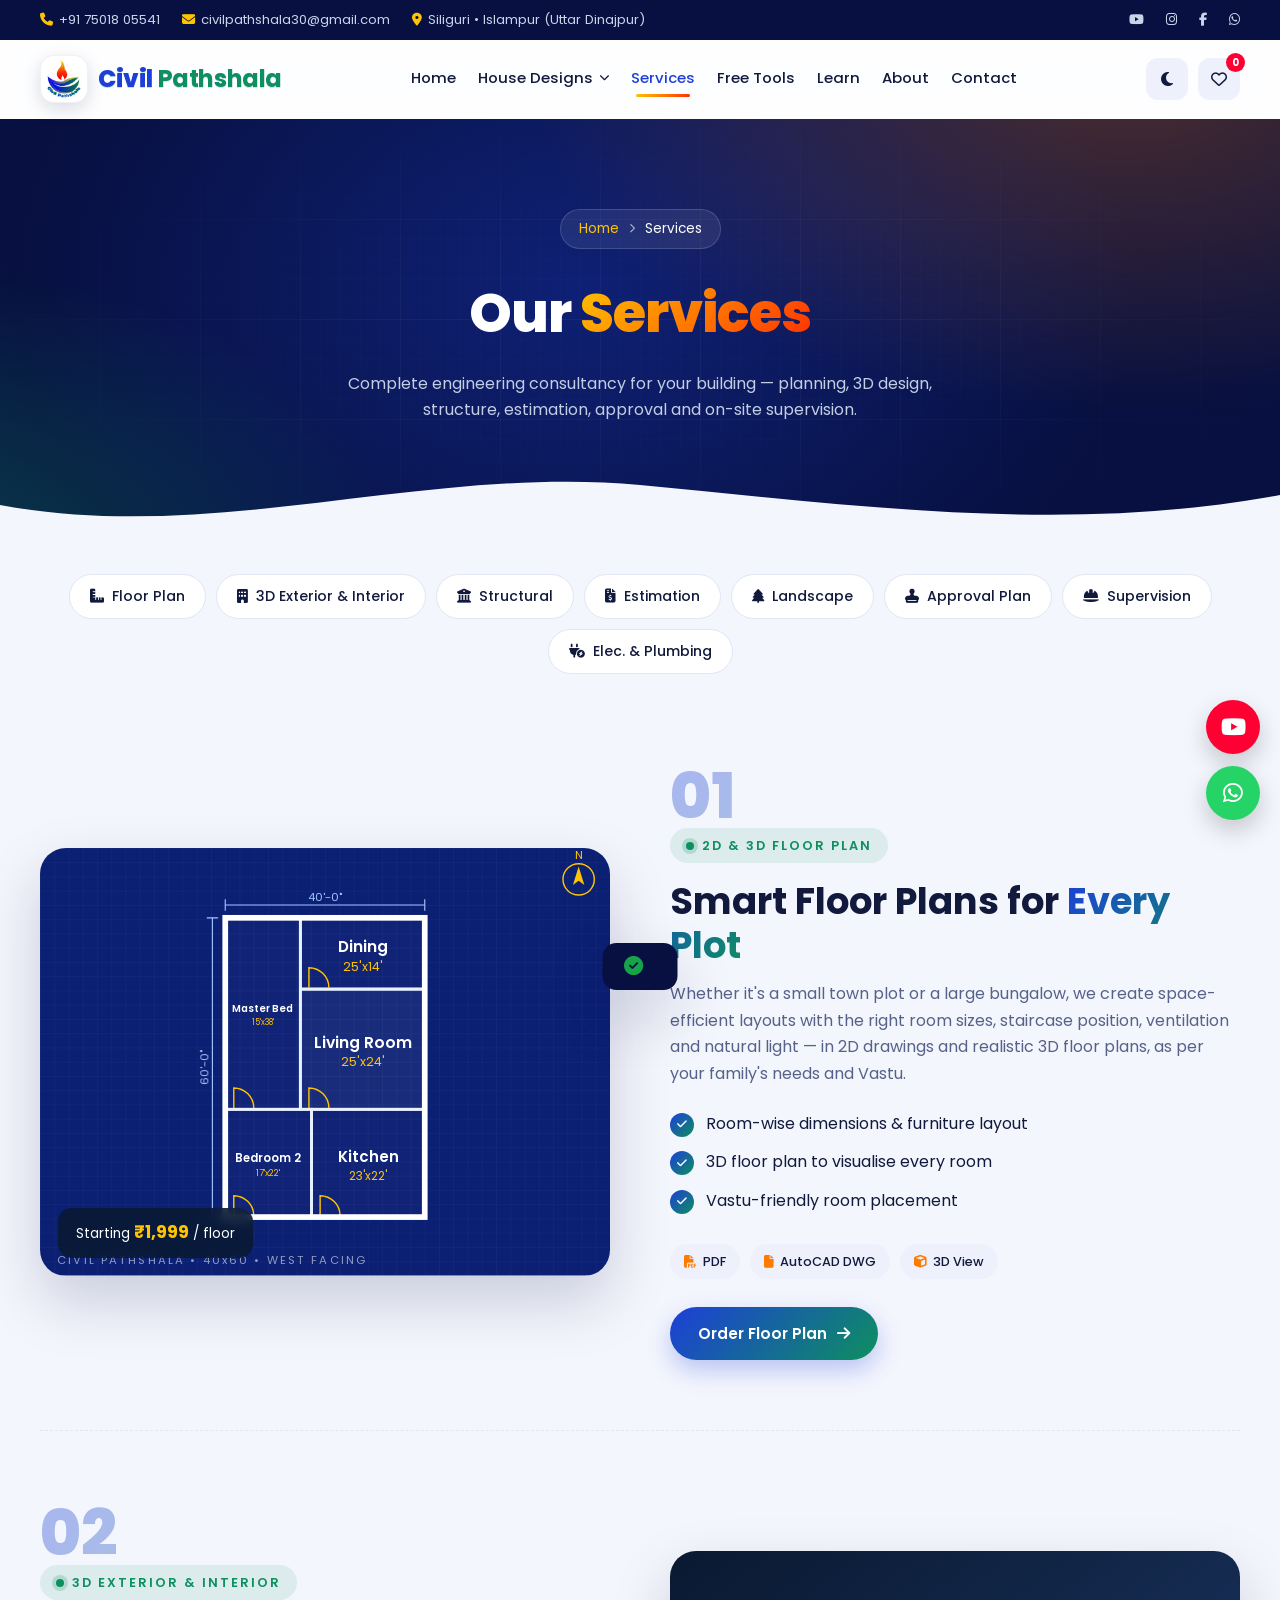
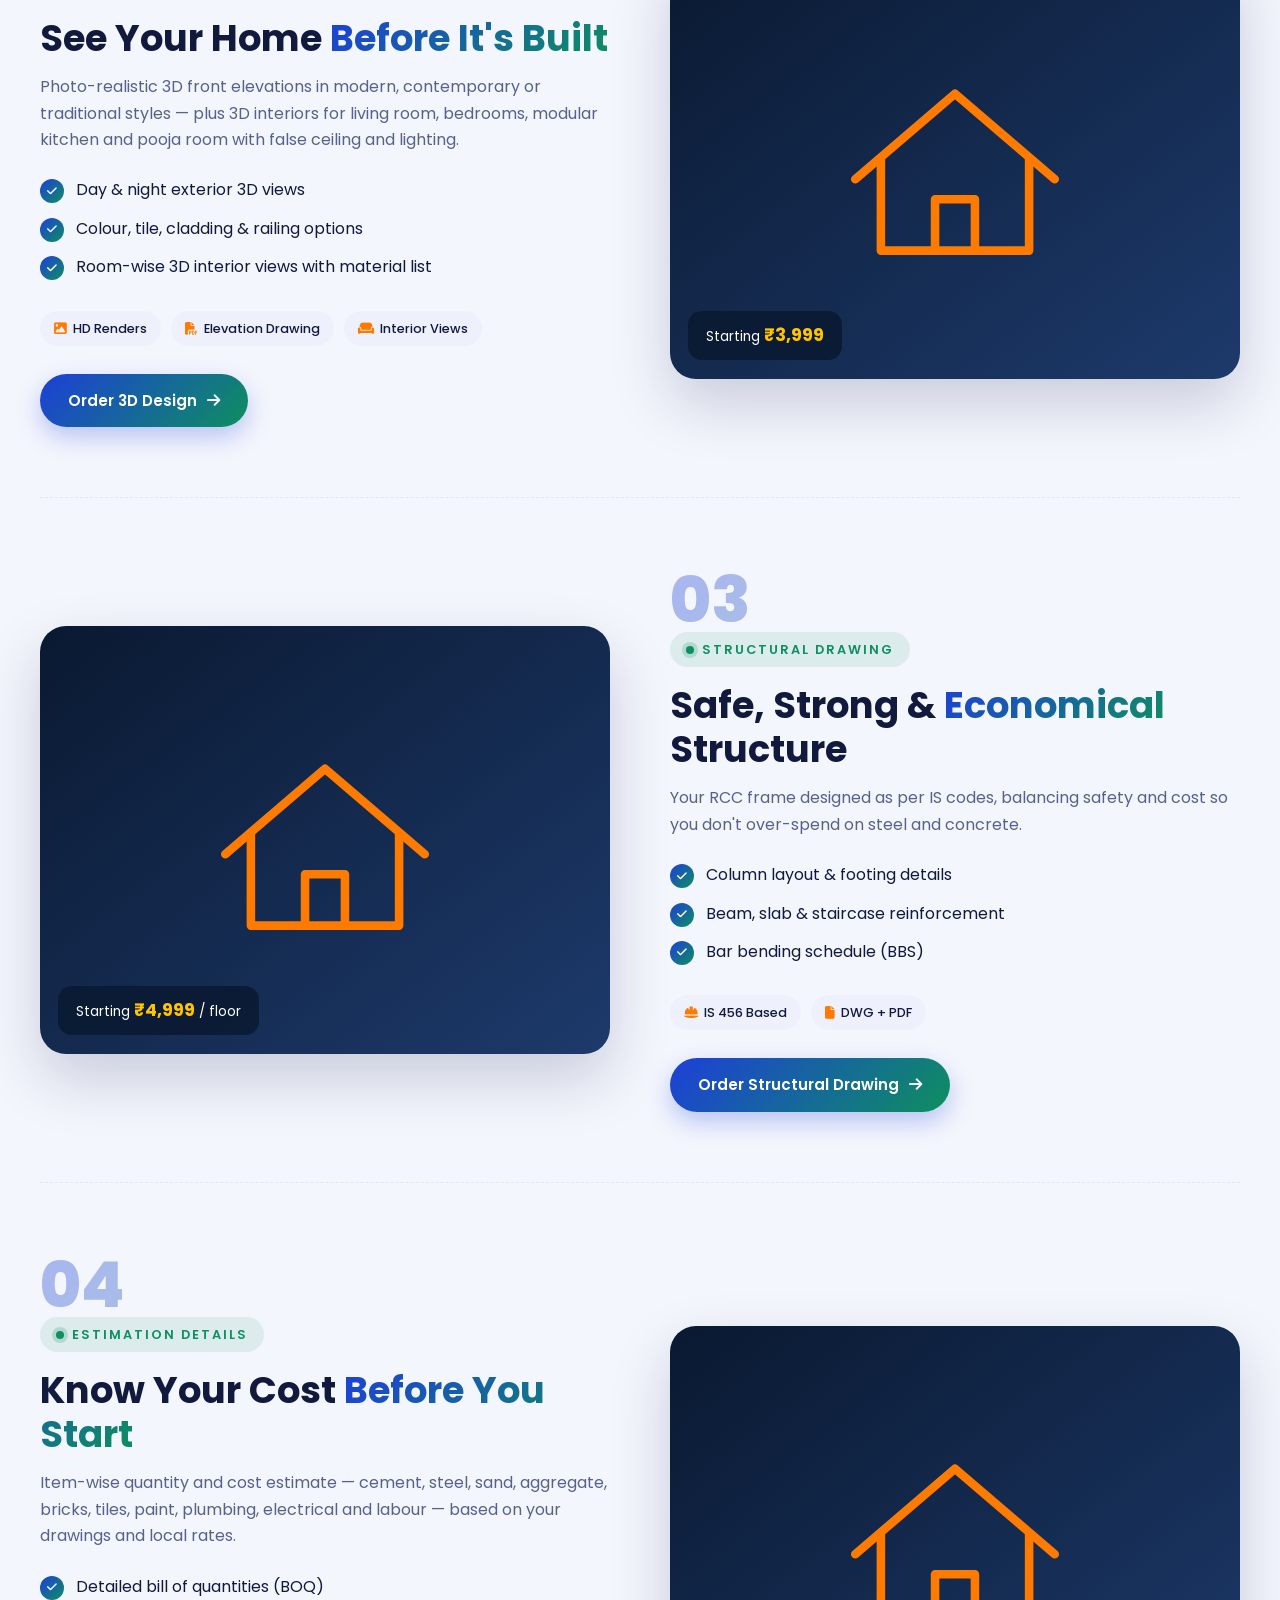
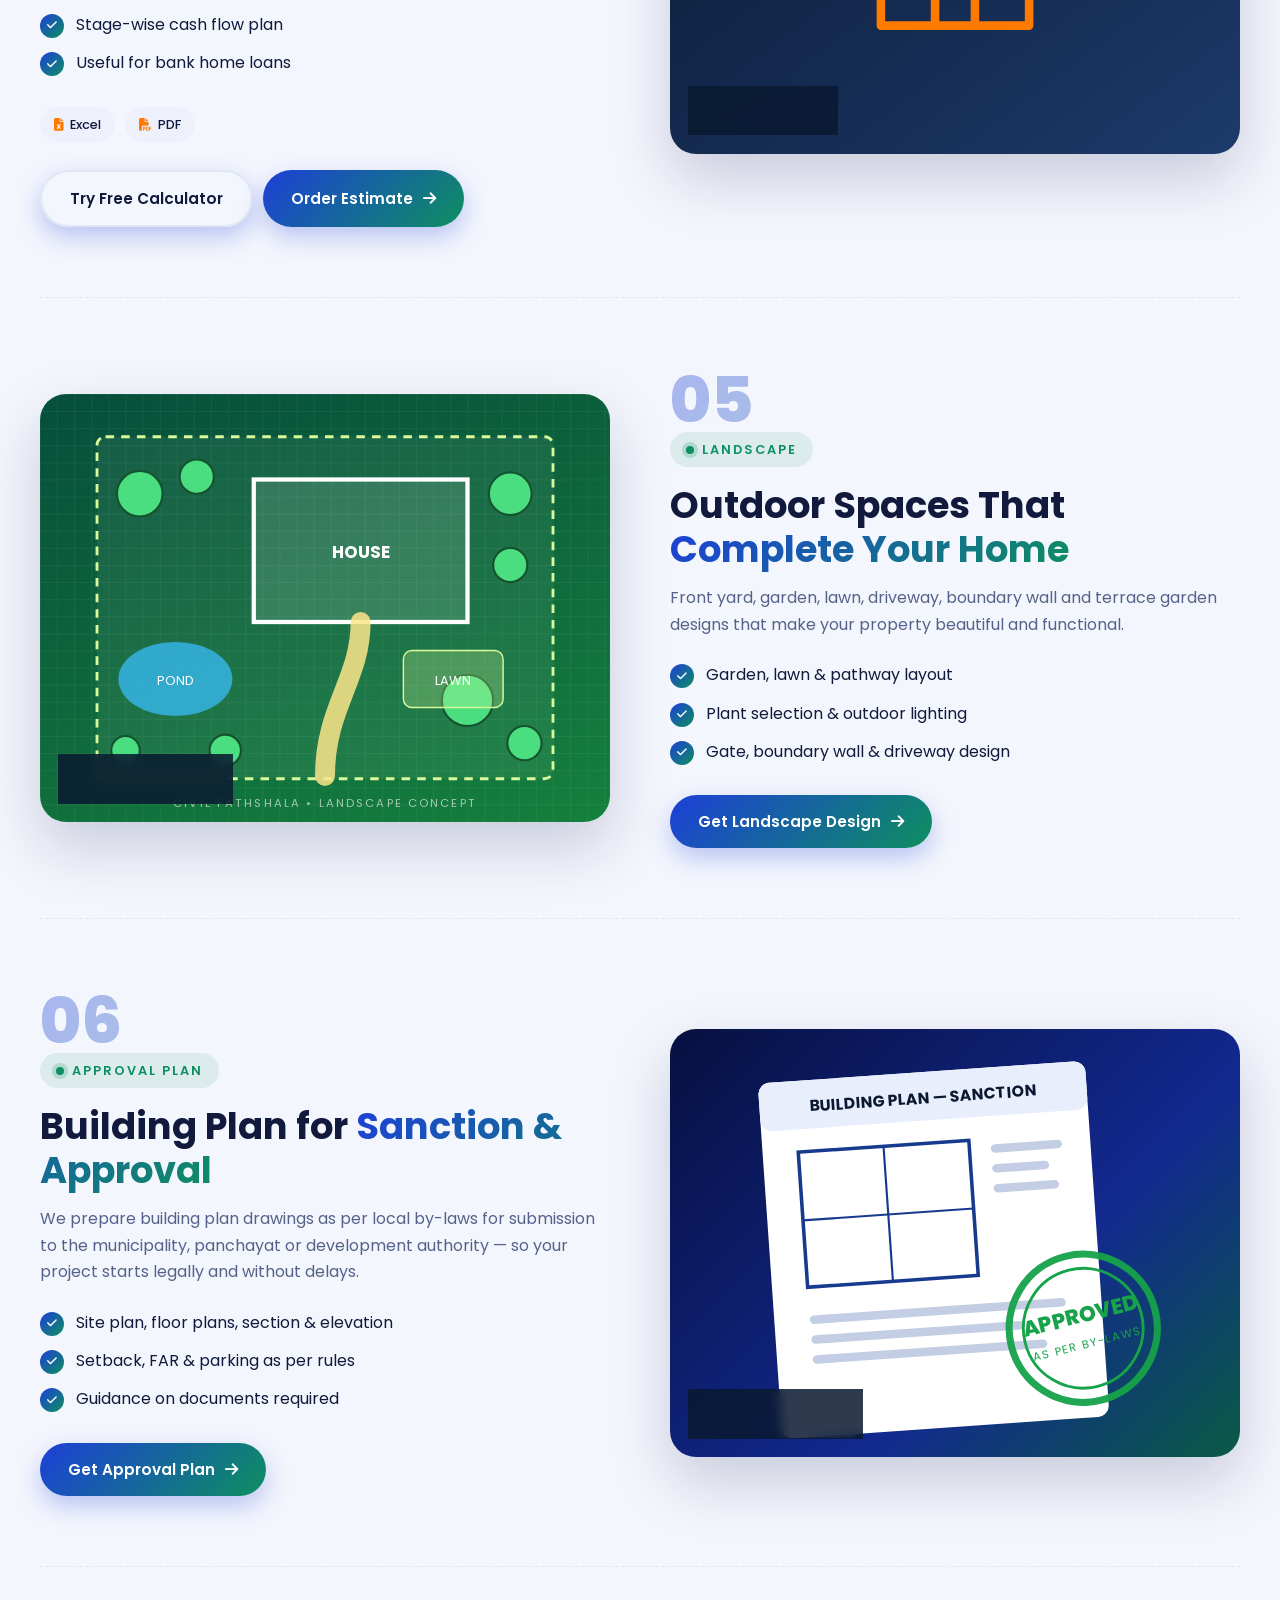
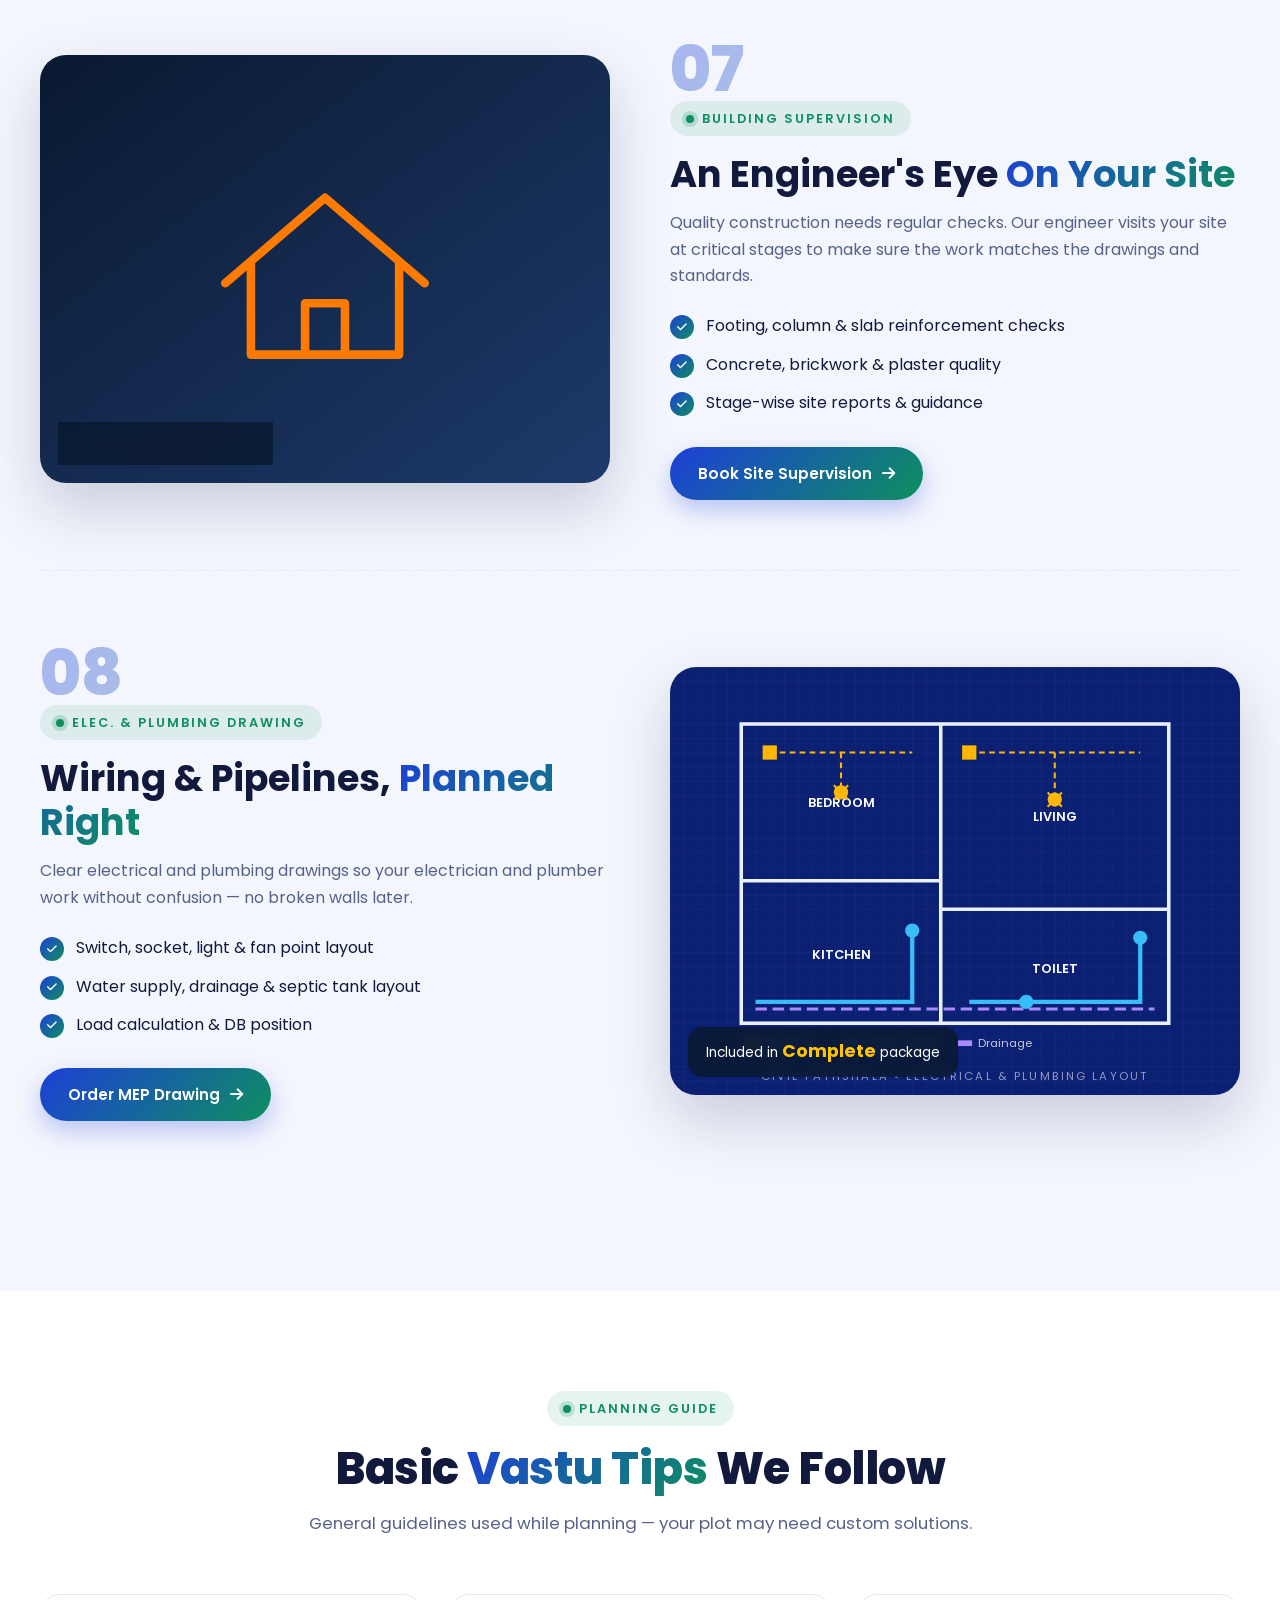
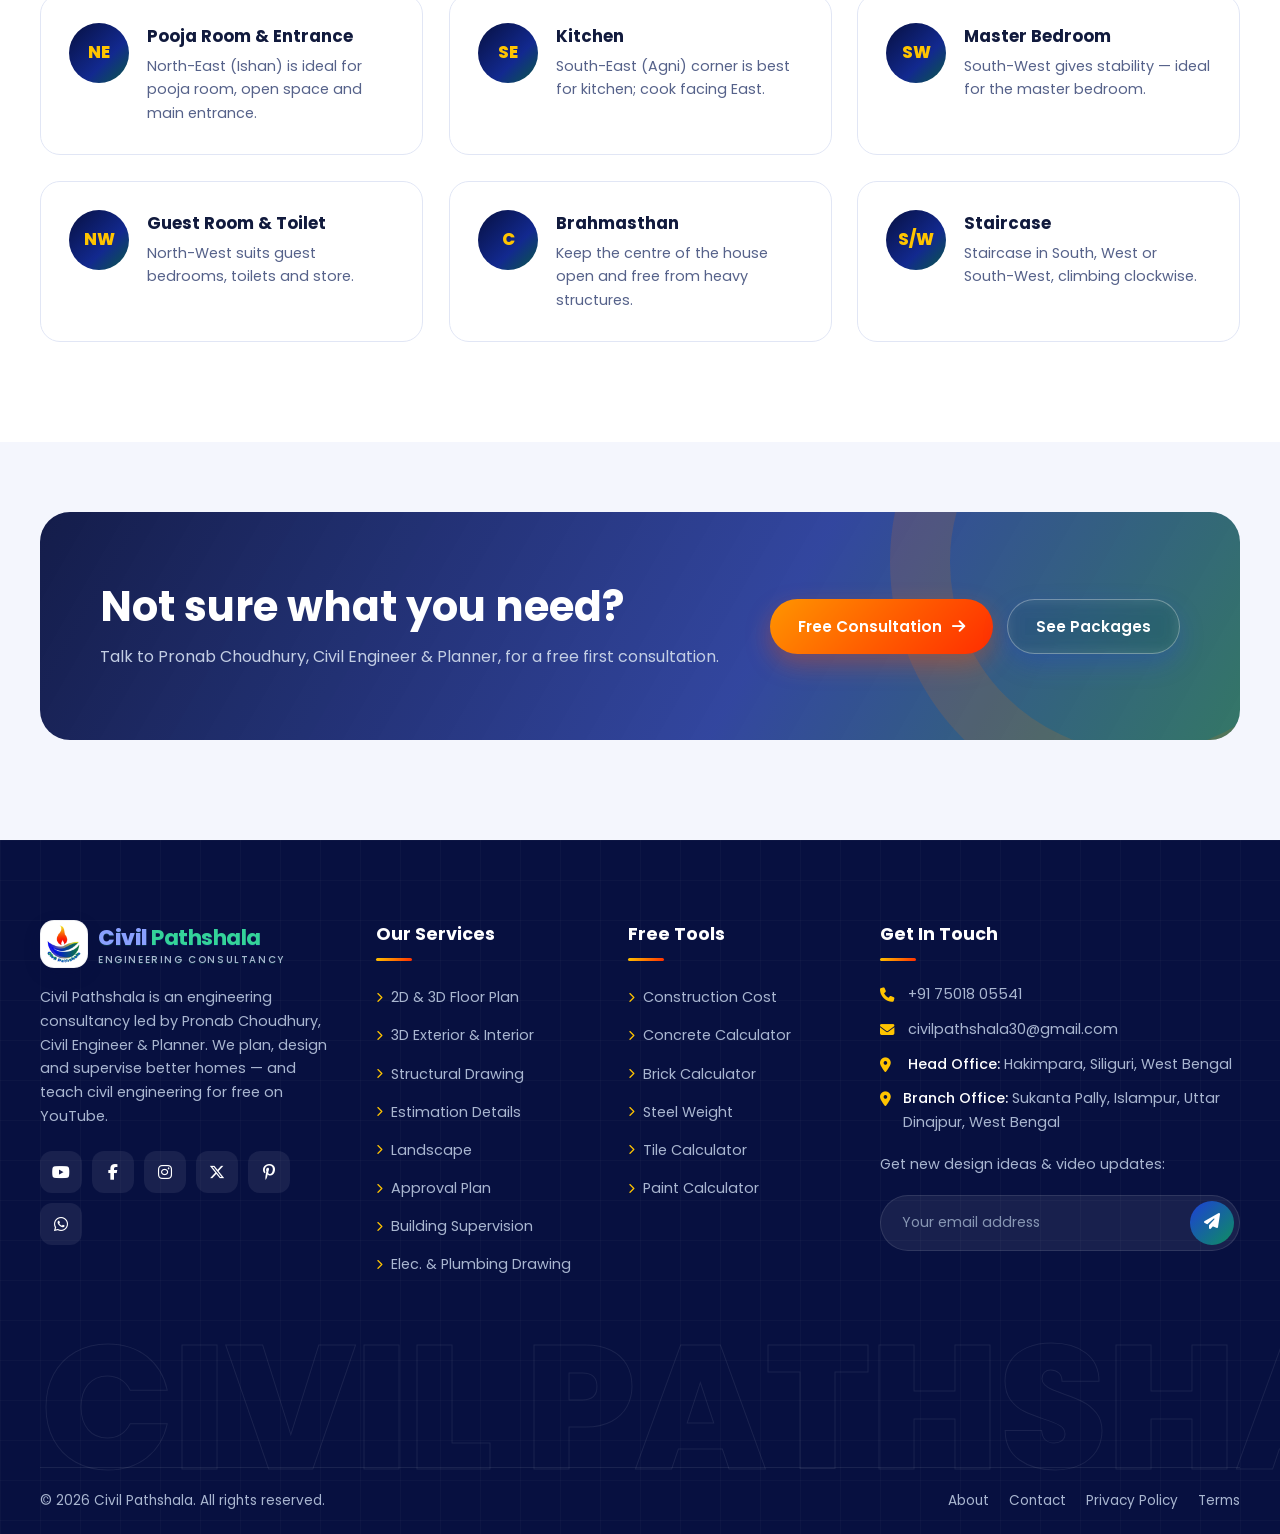
<file: services.html>
<!DOCTYPE html>
<html lang="en">
<head>
  <meta charset="UTF-8">
  <meta name="viewport" content="width=device-width, initial-scale=1.0">
  <title>Services — Floor Plan, 3D Design, Structural, Approval & Supervision | Civil Pathshala, Siliguri</title>
  <meta name="description" content="Civil Pathshala services in Siliguri & Islampur: 2D & 3D floor plan, 3D exterior & interior, structural drawing, estimation details, landscape, approval plan, building supervision, electrical & plumbing drawing.">
  <meta name="theme-color" content="#071040">
  <link rel="icon" href="assets/img/favicon.png" type="image/png">
  <link rel="apple-touch-icon" href="assets/img/apple-touch-icon.png">
  <link rel="preconnect" href="https://fonts.googleapis.com">
  <link rel="preconnect" href="https://fonts.gstatic.com" crossorigin>
  <link href="https://fonts.googleapis.com/css2?family=Hind:wght@400;500;600;700&family=Poppins:wght@400;500;600;700;800&display=swap" rel="stylesheet">
  <link rel="stylesheet" href="https://cdnjs.cloudflare.com/ajax/libs/font-awesome/6.5.1/css/all.min.css">
  <link rel="stylesheet" href="assets/css/style.css?v=202611112348">
  <script>try{var t=localStorage.getItem("cp-theme");if(t)document.documentElement.dataset.theme=t;}catch(e){}</script>
  <style>
    .svc-nav { display: flex; flex-wrap: wrap; justify-content: center; gap: 10px; margin-bottom: 20px; }
    .svc-row { display: grid; grid-template-columns: 1fr 1fr; gap: 60px; align-items: center; padding: 70px 0; border-bottom: 1px dashed var(--line); scroll-margin-top: 100px; }
    .svc-row:last-child { border-bottom: 0; }
    .svc-row.rev .svc-media { order: 2; }
    .svc-media { position: relative; border-radius: 26px; overflow: hidden; box-shadow: var(--shadow-lg); aspect-ratio: 4/3; background: var(--soft); }
    .svc-media img, .svc-media > svg { width: 100%; height: 100%; object-fit: cover; transition: transform .8s var(--ease); }
    .svc-media:hover img, .svc-media:hover > svg { transform: scale(1.06); }
    .svc-media .tagp { position: absolute; left: 18px; bottom: 18px; background: rgba(10,25,49,.85); color: #fff; padding: 10px 18px; border-radius: 14px; font-size: .85rem; backdrop-filter: blur(6px); }
    .svc-media .tagp b { color: var(--amber); font-size: 1.1rem; }
    .svc-text h2 { font-size: clamp(1.6rem, 3.4vw, 2.3rem); line-height: 1.2; margin-bottom: 14px; }
    .svc-text > p { color: var(--muted); }
    .svc-text .s-num { font-size: 4rem; font-weight: 800; line-height: 1; background: var(--grad); -webkit-background-clip: text; background-clip: text; -webkit-text-fill-color: transparent; opacity: .35; }
    .deliv { display: flex; flex-wrap: wrap; gap: 10px; margin-bottom: 28px; }
    .deliv span { padding: 7px 14px; border-radius: 50px; background: var(--soft); font-size: .8rem; font-weight: 500; }
    .deliv span i { color: var(--orange); margin-right: 6px; }
    .anchor { display: block; position: relative; top: -110px; visibility: hidden; }
    @media (max-width: 991px) { .svc-row { grid-template-columns: 1fr; gap: 30px; padding: 50px 0; } .svc-row.rev .svc-media { order: 0; } }
    @media (max-width: 640px) { .svc-nav { flex-wrap: nowrap; overflow-x: auto; justify-content: flex-start; margin-inline: -16px; padding: 0 16px 6px; scrollbar-width: none; } .svc-nav::-webkit-scrollbar { display: none; } .svc-nav .chip { flex: none; } .svc-text .s-num { font-size: 3rem; } }
  </style>
</head>
<body data-page="services">
  <div id="site-header"></div>

  <main>
    <section class="page-hero">
      <div class="blueprint-grid"></div>
      <div class="container">
        <div class="breadcrumb" data-reveal="down"><a href="index.html">Home</a><i class="fa-solid fa-chevron-right"></i><span>Services</span></div>
        <h1 data-reveal="up">Our <span class="text-grad">Services</span></h1>
        <p data-reveal="up" data-delay="100">Complete engineering consultancy for your building — planning, 3D design, structure, estimation, approval and on-site supervision.</p>
      </div>
      <div class="hero-wave"><svg viewBox="0 0 1440 70" preserveAspectRatio="none"><path fill="currentColor" d="M0 40C240 80 480 0 720 20s480 50 720 10V70H0Z"/></svg></div>
    </section>

    <section class="section" style="padding-top:40px">
      <div class="container">
        <nav class="svc-nav" aria-label="Jump to service">
          <a class="chip" href="#floor-plan"><i class="fa-solid fa-ruler-combined"></i>Floor Plan</a>
          <a class="chip" href="#elevation"><i class="fa-solid fa-building"></i>3D Exterior & Interior</a>
          <a class="chip" href="#structural"><i class="fa-solid fa-building-columns"></i>Structural</a>
          <a class="chip" href="#estimate"><i class="fa-solid fa-file-invoice-dollar"></i>Estimation</a>
          <a class="chip" href="#landscape"><i class="fa-solid fa-tree"></i>Landscape</a>
          <a class="chip" href="#approval"><i class="fa-solid fa-stamp"></i>Approval Plan</a>
          <a class="chip" href="#supervision"><i class="fa-solid fa-helmet-safety"></i>Supervision</a>
          <a class="chip" href="#mep"><i class="fa-solid fa-plug-circle-bolt"></i>Elec. & Plumbing</a>
        </nav>

        <!-- 01 FLOOR PLAN -->
        <div class="svc-row" id="floor-plan">
          <div class="svc-media" data-reveal="right" id="svcPlan"><span class="tagp">Starting <b>₹1,999</b> / floor</span></div>
          <div class="svc-text" data-reveal="left">
            <div class="s-num">01</div>
            <span class="eyebrow">2D & 3D Floor Plan</span>
            <h2>Smart Floor Plans for <span class="text-grad">Every Plot</span></h2>
            <p>Whether it's a small town plot or a large bungalow, we create space-efficient layouts with the right room sizes, staircase position, ventilation and natural light — in 2D drawings and realistic 3D floor plans, as per your family's needs and Vastu.</p>
            <ul class="check-list">
              <li><i class="fa-solid fa-check"></i>Room-wise dimensions & furniture layout</li>
              <li><i class="fa-solid fa-check"></i>3D floor plan to visualise every room</li>
              <li><i class="fa-solid fa-check"></i>Vastu-friendly room placement</li>
            </ul>
            <div class="deliv"><span><i class="fa-solid fa-file-pdf"></i>PDF</span><span><i class="fa-solid fa-file"></i>AutoCAD DWG</span><span><i class="fa-solid fa-cube"></i>3D View</span></div>
            <a href="contact.html" class="btn">Order Floor Plan <i class="fa-solid fa-arrow-right"></i></a>
          </div>
        </div>

        <!-- 02 3D EXTERIOR & INTERIOR -->
        <span class="anchor" id="interior"></span>
        <div class="svc-row rev" id="elevation">
          <div class="svc-media" data-reveal="left"><img src="https://images.unsplash.com/photo-1580587771525-78b9dba3b914?w=1000&q=75&auto=format&fit=crop" alt="3D exterior elevation design" loading="lazy"><span class="tagp">Starting <b>₹3,999</b></span></div>
          <div class="svc-text" data-reveal="right">
            <div class="s-num">02</div>
            <span class="eyebrow">3D Exterior & Interior</span>
            <h2>See Your Home <span class="text-grad">Before It's Built</span></h2>
            <p>Photo-realistic 3D front elevations in modern, contemporary or traditional styles — plus 3D interiors for living room, bedrooms, modular kitchen and pooja room with false ceiling and lighting.</p>
            <ul class="check-list">
              <li><i class="fa-solid fa-check"></i>Day & night exterior 3D views</li>
              <li><i class="fa-solid fa-check"></i>Colour, tile, cladding & railing options</li>
              <li><i class="fa-solid fa-check"></i>Room-wise 3D interior views with material list</li>
            </ul>
            <div class="deliv"><span><i class="fa-solid fa-image"></i>HD Renders</span><span><i class="fa-solid fa-file-pdf"></i>Elevation Drawing</span><span><i class="fa-solid fa-couch"></i>Interior Views</span></div>
            <a href="contact.html" class="btn">Order 3D Design <i class="fa-solid fa-arrow-right"></i></a>
          </div>
        </div>

        <!-- 03 STRUCTURAL -->
        <div class="svc-row" id="structural">
          <div class="svc-media" data-reveal="right"><img src="https://images.unsplash.com/photo-1541888946425-d81bb19240f5?w=1000&q=75&auto=format&fit=crop" alt="RCC structure under construction" loading="lazy"><span class="tagp">Starting <b>₹4,999</b> / floor</span></div>
          <div class="svc-text" data-reveal="left">
            <div class="s-num">03</div>
            <span class="eyebrow">Structural Drawing</span>
            <h2>Safe, Strong & <span class="text-grad">Economical</span> Structure</h2>
            <p>Your RCC frame designed as per IS codes, balancing safety and cost so you don't over-spend on steel and concrete.</p>
            <ul class="check-list">
              <li><i class="fa-solid fa-check"></i>Column layout & footing details</li>
              <li><i class="fa-solid fa-check"></i>Beam, slab & staircase reinforcement</li>
              <li><i class="fa-solid fa-check"></i>Bar bending schedule (BBS)</li>
            </ul>
            <div class="deliv"><span><i class="fa-solid fa-helmet-safety"></i>IS 456 Based</span><span><i class="fa-solid fa-file"></i>DWG + PDF</span></div>
            <a href="contact.html" class="btn">Order Structural Drawing <i class="fa-solid fa-arrow-right"></i></a>
          </div>
        </div>

        <!-- 04 ESTIMATION -->
        <div class="svc-row rev" id="estimate">
          <div class="svc-media" data-reveal="left"><img src="https://images.unsplash.com/photo-1503387762-592deb58ef4e?w=1000&q=75&auto=format&fit=crop" alt="Engineer preparing estimate from drawings" loading="lazy"><span class="tagp">Starting <b>₹1,499</b></span></div>
          <div class="svc-text" data-reveal="right">
            <div class="s-num">04</div>
            <span class="eyebrow">Estimation Details</span>
            <h2>Know Your Cost <span class="text-grad">Before You Start</span></h2>
            <p>Item-wise quantity and cost estimate — cement, steel, sand, aggregate, bricks, tiles, paint, plumbing, electrical and labour — based on your drawings and local rates.</p>
            <ul class="check-list">
              <li><i class="fa-solid fa-check"></i>Detailed bill of quantities (BOQ)</li>
              <li><i class="fa-solid fa-check"></i>Stage-wise cash flow plan</li>
              <li><i class="fa-solid fa-check"></i>Useful for bank home loans</li>
            </ul>
            <div class="deliv"><span><i class="fa-solid fa-file-excel"></i>Excel</span><span><i class="fa-solid fa-file-pdf"></i>PDF</span></div>
            <div class="btn-row" style="display:flex;flex-wrap:wrap;gap:10px">
              <a href="calculators.html" class="btn btn-outline">Try Free Calculator</a>
              <a href="contact.html" class="btn">Order Estimate <i class="fa-solid fa-arrow-right"></i></a>
            </div>
          </div>
        </div>

        <!-- 05 LANDSCAPE -->
        <div class="svc-row" id="landscape">
          <div class="svc-media" data-reveal="right" style="background:linear-gradient(160deg,#064e3b,#15803d)">
            <svg viewBox="0 0 400 300" xmlns="http://www.w3.org/2000/svg" font-family="Poppins" role="img" aria-label="Landscape site plan">
              <defs><pattern id="lgrid" width="12" height="12" patternUnits="userSpaceOnUse"><path d="M12 0H0V12" fill="none" stroke="rgba(255,255,255,.07)"/></pattern></defs>
              <rect width="400" height="300" fill="url(#lgrid)"/>
              <rect x="40" y="30" width="320" height="240" rx="6" fill="rgba(255,255,255,.06)" stroke="#d9f99d" stroke-width="2" stroke-dasharray="6 5"/>
              <rect x="150" y="60" width="150" height="100" fill="rgba(255,255,255,.12)" stroke="#fff" stroke-width="3"/>
              <text x="225" y="115" fill="#fff" font-size="12" font-weight="700" text-anchor="middle">HOUSE</text>
              <path d="M225 160 C225 200 200 220 200 268" stroke="#fde68a" stroke-width="14" fill="none" stroke-linecap="round" opacity=".85"/>
              <ellipse cx="95" cy="200" rx="40" ry="26" fill="#38bdf8" opacity=".75"/><text x="95" y="204" fill="#fff" font-size="9" text-anchor="middle">POND</text>
              <g fill="#4ade80" stroke="#14532d" stroke-width="1.5">
                <circle cx="70" cy="70" r="16"/><circle cx="110" cy="58" r="12"/><circle cx="330" cy="70" r="15"/><circle cx="330" cy="120" r="12"/>
                <circle cx="300" cy="215" r="18"/><circle cx="340" cy="245" r="12"/><circle cx="60" cy="250" r="10"/><circle cx="130" cy="250" r="11"/>
              </g>
              <rect x="255" y="180" width="70" height="40" rx="6" fill="rgba(217,249,157,.25)" stroke="#d9f99d"/><text x="290" y="204" fill="#fff" font-size="9" text-anchor="middle">LAWN</text>
              <text x="200" y="290" fill="rgba(255,255,255,.6)" font-size="8" text-anchor="middle" letter-spacing="1.5">CIVIL PATHSHALA • LANDSCAPE CONCEPT</text>
            </svg>
            <span class="tagp">Price <b>on request</b></span>
          </div>
          <div class="svc-text" data-reveal="left">
            <div class="s-num">05</div>
            <span class="eyebrow">Landscape</span>
            <h2>Outdoor Spaces That <span class="text-grad">Complete Your Home</span></h2>
            <p>Front yard, garden, lawn, driveway, boundary wall and terrace garden designs that make your property beautiful and functional.</p>
            <ul class="check-list">
              <li><i class="fa-solid fa-check"></i>Garden, lawn & pathway layout</li>
              <li><i class="fa-solid fa-check"></i>Plant selection & outdoor lighting</li>
              <li><i class="fa-solid fa-check"></i>Gate, boundary wall & driveway design</li>
            </ul>
            <a href="contact.html" class="btn">Get Landscape Design <i class="fa-solid fa-arrow-right"></i></a>
          </div>
        </div>

        <!-- 06 APPROVAL -->
        <div class="svc-row rev" id="approval">
          <div class="svc-media" data-reveal="left" style="background:var(--grad-navy)">
            <svg viewBox="0 0 400 300" xmlns="http://www.w3.org/2000/svg" font-family="Poppins" role="img" aria-label="Approved building plan">
              <rect x="70" y="30" width="230" height="250" rx="8" fill="#fff" transform="rotate(-4 185 155)"/>
              <g transform="rotate(-4 185 155)">
                <rect x="70" y="30" width="230" height="34" rx="8" fill="#e8eefb"/>
                <text x="185" y="52" font-size="11" font-weight="700" fill="#0a1931" text-anchor="middle">BUILDING PLAN — SANCTION</text>
                <rect x="95" y="80" width="120" height="95" fill="none" stroke="#173a8f" stroke-width="2.5"/>
                <line x1="155" y1="80" x2="155" y2="175" stroke="#173a8f" stroke-width="1.5"/><line x1="95" y1="128" x2="215" y2="128" stroke="#173a8f" stroke-width="1.5"/>
                <g fill="#c3cee4"><rect x="230" y="84" width="50" height="6" rx="3"/><rect x="230" y="98" width="40" height="6" rx="3"/><rect x="230" y="112" width="46" height="6" rx="3"/><rect x="95" y="195" width="180" height="6" rx="3"/><rect x="95" y="209" width="150" height="6" rx="3"/><rect x="95" y="223" width="165" height="6" rx="3"/></g>
              </g>
              <g transform="translate(290 210) rotate(-14)">
                <circle r="52" fill="none" stroke="#16a34a" stroke-width="5" opacity=".95"/><circle r="42" fill="none" stroke="#16a34a" stroke-width="2"/>
                <text y="-4" font-size="15" font-weight="800" fill="#16a34a" text-anchor="middle">APPROVED</text>
                <text y="14" font-size="8" fill="#16a34a" text-anchor="middle" letter-spacing="1">AS PER BY-LAWS</text>
              </g>
            </svg>
            <span class="tagp">Price <b>on request</b></span>
          </div>
          <div class="svc-text" data-reveal="right">
            <div class="s-num">06</div>
            <span class="eyebrow">Approval Plan</span>
            <h2>Building Plan for <span class="text-grad">Sanction & Approval</span></h2>
            <p>We prepare building plan drawings as per local by-laws for submission to the municipality, panchayat or development authority — so your project starts legally and without delays.</p>
            <ul class="check-list">
              <li><i class="fa-solid fa-check"></i>Site plan, floor plans, section & elevation</li>
              <li><i class="fa-solid fa-check"></i>Setback, FAR & parking as per rules</li>
              <li><i class="fa-solid fa-check"></i>Guidance on documents required</li>
            </ul>
            <a href="contact.html" class="btn">Get Approval Plan <i class="fa-solid fa-arrow-right"></i></a>
          </div>
        </div>

        <!-- 07 SUPERVISION -->
        <div class="svc-row" id="supervision">
          <div class="svc-media" data-reveal="right"><img src="https://images.unsplash.com/photo-1504307651254-35680f356dfd?w=1000&q=75&auto=format&fit=crop" alt="Engineer supervising building construction" loading="lazy"><span class="tagp">Siliguri • Islampur & nearby</span></div>
          <div class="svc-text" data-reveal="left">
            <div class="s-num">07</div>
            <span class="eyebrow">Building Supervision</span>
            <h2>An Engineer's Eye <span class="text-grad">On Your Site</span></h2>
            <p>Quality construction needs regular checks. Our engineer visits your site at critical stages to make sure the work matches the drawings and standards.</p>
            <ul class="check-list">
              <li><i class="fa-solid fa-check"></i>Footing, column & slab reinforcement checks</li>
              <li><i class="fa-solid fa-check"></i>Concrete, brickwork & plaster quality</li>
              <li><i class="fa-solid fa-check"></i>Stage-wise site reports & guidance</li>
            </ul>
            <a href="contact.html" class="btn">Book Site Supervision <i class="fa-solid fa-arrow-right"></i></a>
          </div>
        </div>

        <!-- 08 MEP -->
        <div class="svc-row rev" id="mep">
          <div class="svc-media" data-reveal="left" style="background:#0b1f73">
            <svg viewBox="0 0 400 300" xmlns="http://www.w3.org/2000/svg" font-family="Poppins" role="img" aria-label="Electrical and plumbing drawing">
              <defs><pattern id="mgrid" width="10" height="10" patternUnits="userSpaceOnUse"><path d="M10 0H0V10" fill="none" stroke="rgba(255,255,255,.07)" stroke-width=".6"/></pattern></defs>
              <rect width="400" height="300" fill="url(#mgrid)"/>
              <g fill="none" stroke="#e8f1ff" stroke-width="2.5"><rect x="50" y="40" width="300" height="210"/><line x1="190" y1="40" x2="190" y2="250"/><line x1="50" y1="150" x2="190" y2="150"/><line x1="190" y1="170" x2="350" y2="170"/></g>
              <g fill="#fff" font-size="9" font-weight="600" text-anchor="middle"><text x="120" y="98">BEDROOM</text><text x="120" y="205">KITCHEN</text><text x="270" y="108">LIVING</text><text x="270" y="215">TOILET</text></g>
              <!-- electrical -->
              <path d="M70 60 H170 M120 60 V85 M210 60 H330 M270 60 V90" stroke="#ffb703" stroke-width="1.5" stroke-dasharray="4 3" fill="none"/>
              <g fill="#ffb703"><circle cx="120" cy="88" r="5"/><circle cx="270" cy="93" r="5"/><rect x="65" y="55" width="10" height="10"/><rect x="205" y="55" width="10" height="10"/></g>
              <g stroke="#ffb703" stroke-width="1.5"><line x1="115" y1="83" x2="125" y2="93"/><line x1="125" y1="83" x2="115" y2="93"/><line x1="265" y1="88" x2="275" y2="98"/><line x1="275" y1="88" x2="265" y2="98"/></g>
              <!-- plumbing -->
              <path d="M60 235 H170 V185 M210 235 H330 V190" stroke="#38bdf8" stroke-width="3" fill="none"/>
              <path d="M60 240 H340" stroke="#a78bfa" stroke-width="2" stroke-dasharray="8 4" fill="none"/>
              <g fill="#38bdf8"><circle cx="170" cy="185" r="5"/><circle cx="330" cy="190" r="5"/><circle cx="250" cy="235" r="5"/></g>
              <g font-size="8" fill="rgba(255,255,255,.75)"><rect x="52" y="262" width="10" height="4" fill="#ffb703"/><text x="66" y="267">Electrical</text><rect x="122" y="262" width="10" height="4" fill="#38bdf8"/><text x="136" y="267">Water supply</text><rect x="202" y="262" width="10" height="4" fill="#a78bfa"/><text x="216" y="267">Drainage</text></g>
              <text x="200" y="290" fill="rgba(255,255,255,.55)" font-size="8" text-anchor="middle" letter-spacing="1.5">CIVIL PATHSHALA • ELECTRICAL & PLUMBING LAYOUT</text>
            </svg>
            <span class="tagp">Included in <b>Complete</b> package</span>
          </div>
          <div class="svc-text" data-reveal="right">
            <div class="s-num">08</div>
            <span class="eyebrow">Elec. & Plumbing Drawing</span>
            <h2>Wiring & Pipelines, <span class="text-grad">Planned Right</span></h2>
            <p>Clear electrical and plumbing drawings so your electrician and plumber work without confusion — no broken walls later.</p>
            <ul class="check-list">
              <li><i class="fa-solid fa-check"></i>Switch, socket, light & fan point layout</li>
              <li><i class="fa-solid fa-check"></i>Water supply, drainage & septic tank layout</li>
              <li><i class="fa-solid fa-check"></i>Load calculation & DB position</li>
            </ul>
            <a href="contact.html" class="btn">Order MEP Drawing <i class="fa-solid fa-arrow-right"></i></a>
          </div>
        </div>
      </div>
    </section>

    <!-- Vastu tips -->
    <section class="section bg-soft">
      <div class="container">
        <div class="section-head" data-reveal="up">
          <span class="eyebrow">Planning Guide</span>
          <h2>Basic <span class="text-grad">Vastu Tips</span> We Follow</h2>
          <p>General guidelines used while planning — your plot may need custom solutions.</p>
        </div>
        <div class="grid-3">
          <div class="tip-card" data-reveal="up"><div class="dir">NE</div><div><h5>Pooja Room & Entrance</h5><p>North-East (Ishan) is ideal for pooja room, open space and main entrance.</p></div></div>
          <div class="tip-card" data-reveal="up" data-delay="100"><div class="dir">SE</div><div><h5>Kitchen</h5><p>South-East (Agni) corner is best for kitchen; cook facing East.</p></div></div>
          <div class="tip-card" data-reveal="up" data-delay="200"><div class="dir">SW</div><div><h5>Master Bedroom</h5><p>South-West gives stability — ideal for the master bedroom.</p></div></div>
          <div class="tip-card" data-reveal="up"><div class="dir">NW</div><div><h5>Guest Room & Toilet</h5><p>North-West suits guest bedrooms, toilets and store.</p></div></div>
          <div class="tip-card" data-reveal="up" data-delay="100"><div class="dir">C</div><div><h5>Brahmasthan</h5><p>Keep the centre of the house open and free from heavy structures.</p></div></div>
          <div class="tip-card" data-reveal="up" data-delay="200"><div class="dir">S/W</div><div><h5>Staircase</h5><p>Staircase in South, West or South-West, climbing clockwise.</p></div></div>
        </div>
      </div>
    </section>

    <section class="section-sm" style="padding-bottom:0">
      <div class="container">
        <div class="cta" data-reveal="zoom">
          <div><h2>Not sure what you need?</h2><p>Talk to Pronab Choudhury, Civil Engineer & Planner, for a free first consultation.</p></div>
          <div class="cta-btns"><a href="contact.html" class="btn">Free Consultation <i class="fa-solid fa-arrow-right"></i></a><a href="index.html#pricing" class="btn btn-light">See Packages</a></div>
        </div>
      </div>
    </section>
  </main>

  <div id="site-footer"></div>
  <script src="assets/js/config.js?v=202611112348"></script>
  <script src="assets/js/main.js?v=202611112348"></script>
  <script>
    document.getElementById("svcPlan").insertAdjacentHTML("afterbegin", cpPlanSVG(DESIGNS.find(function (d) { return d.id === 10; })));
  </script>
</body>
</html>
</file>
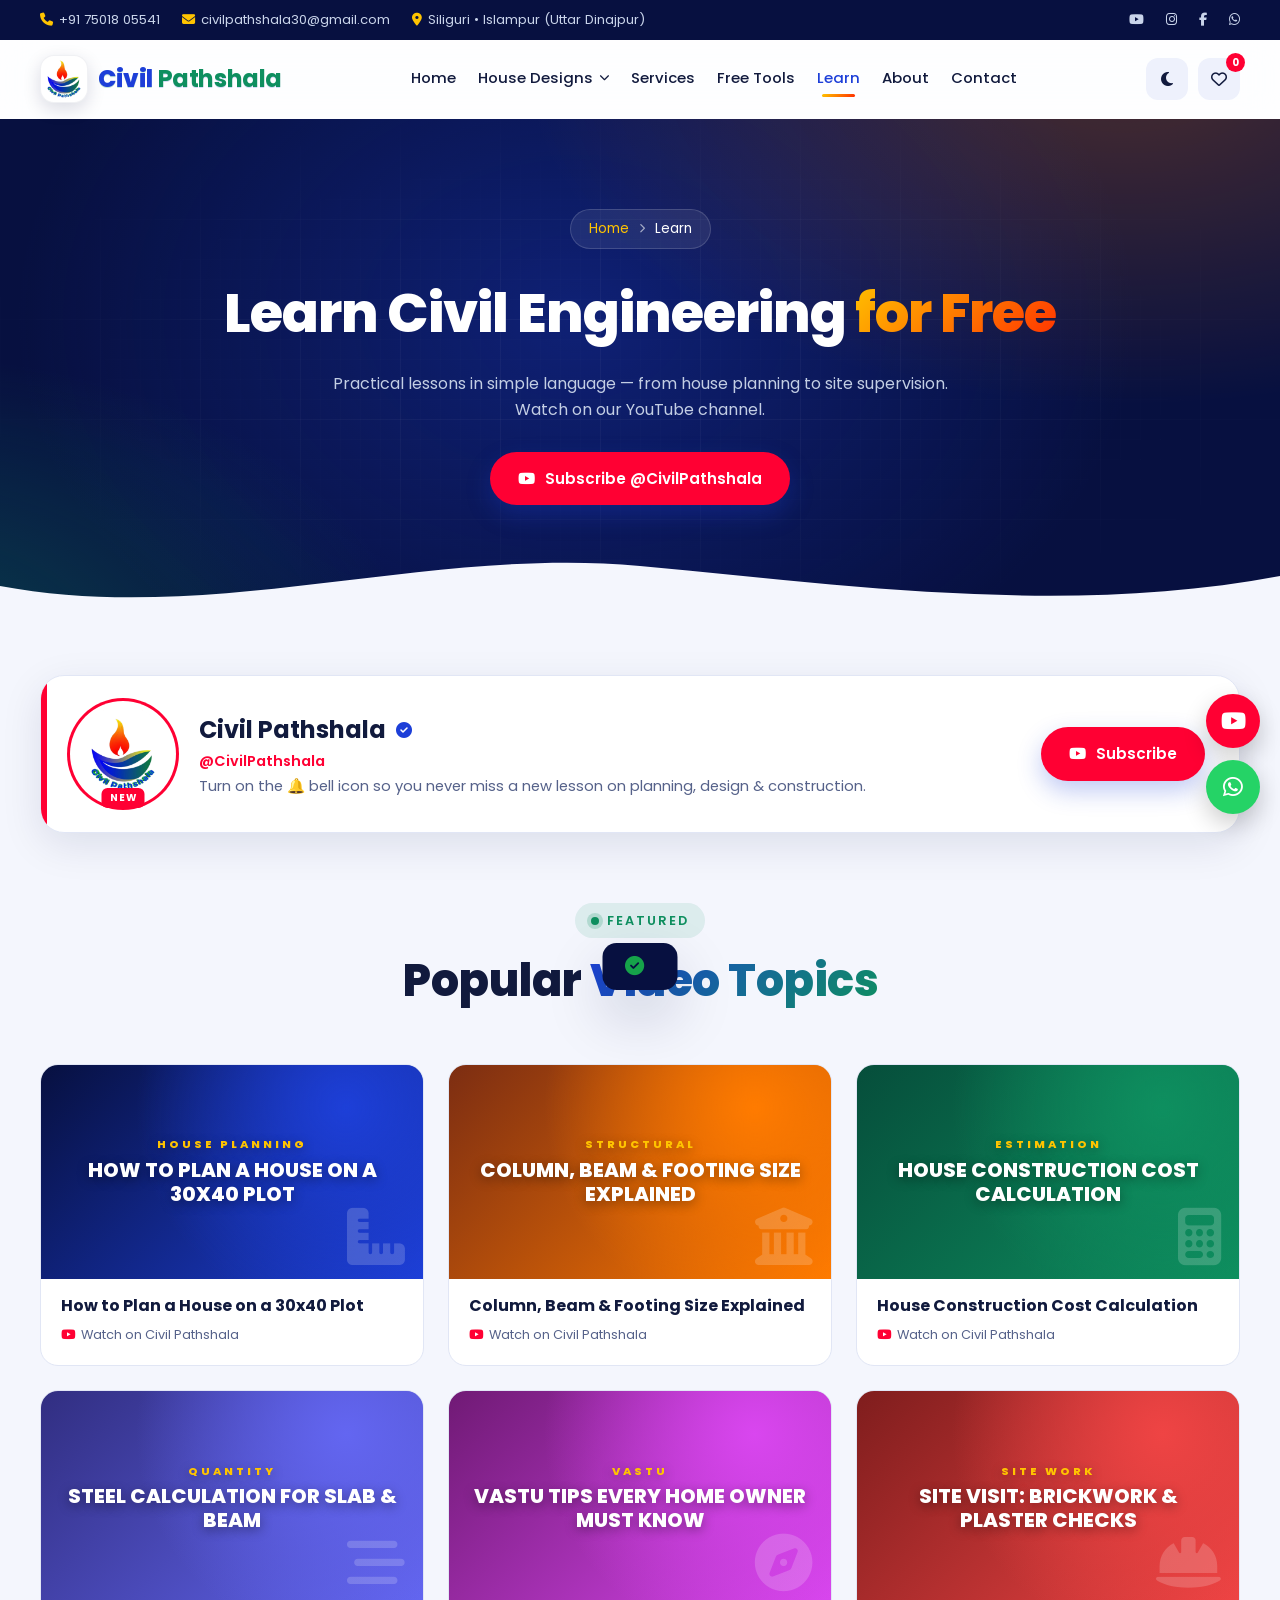
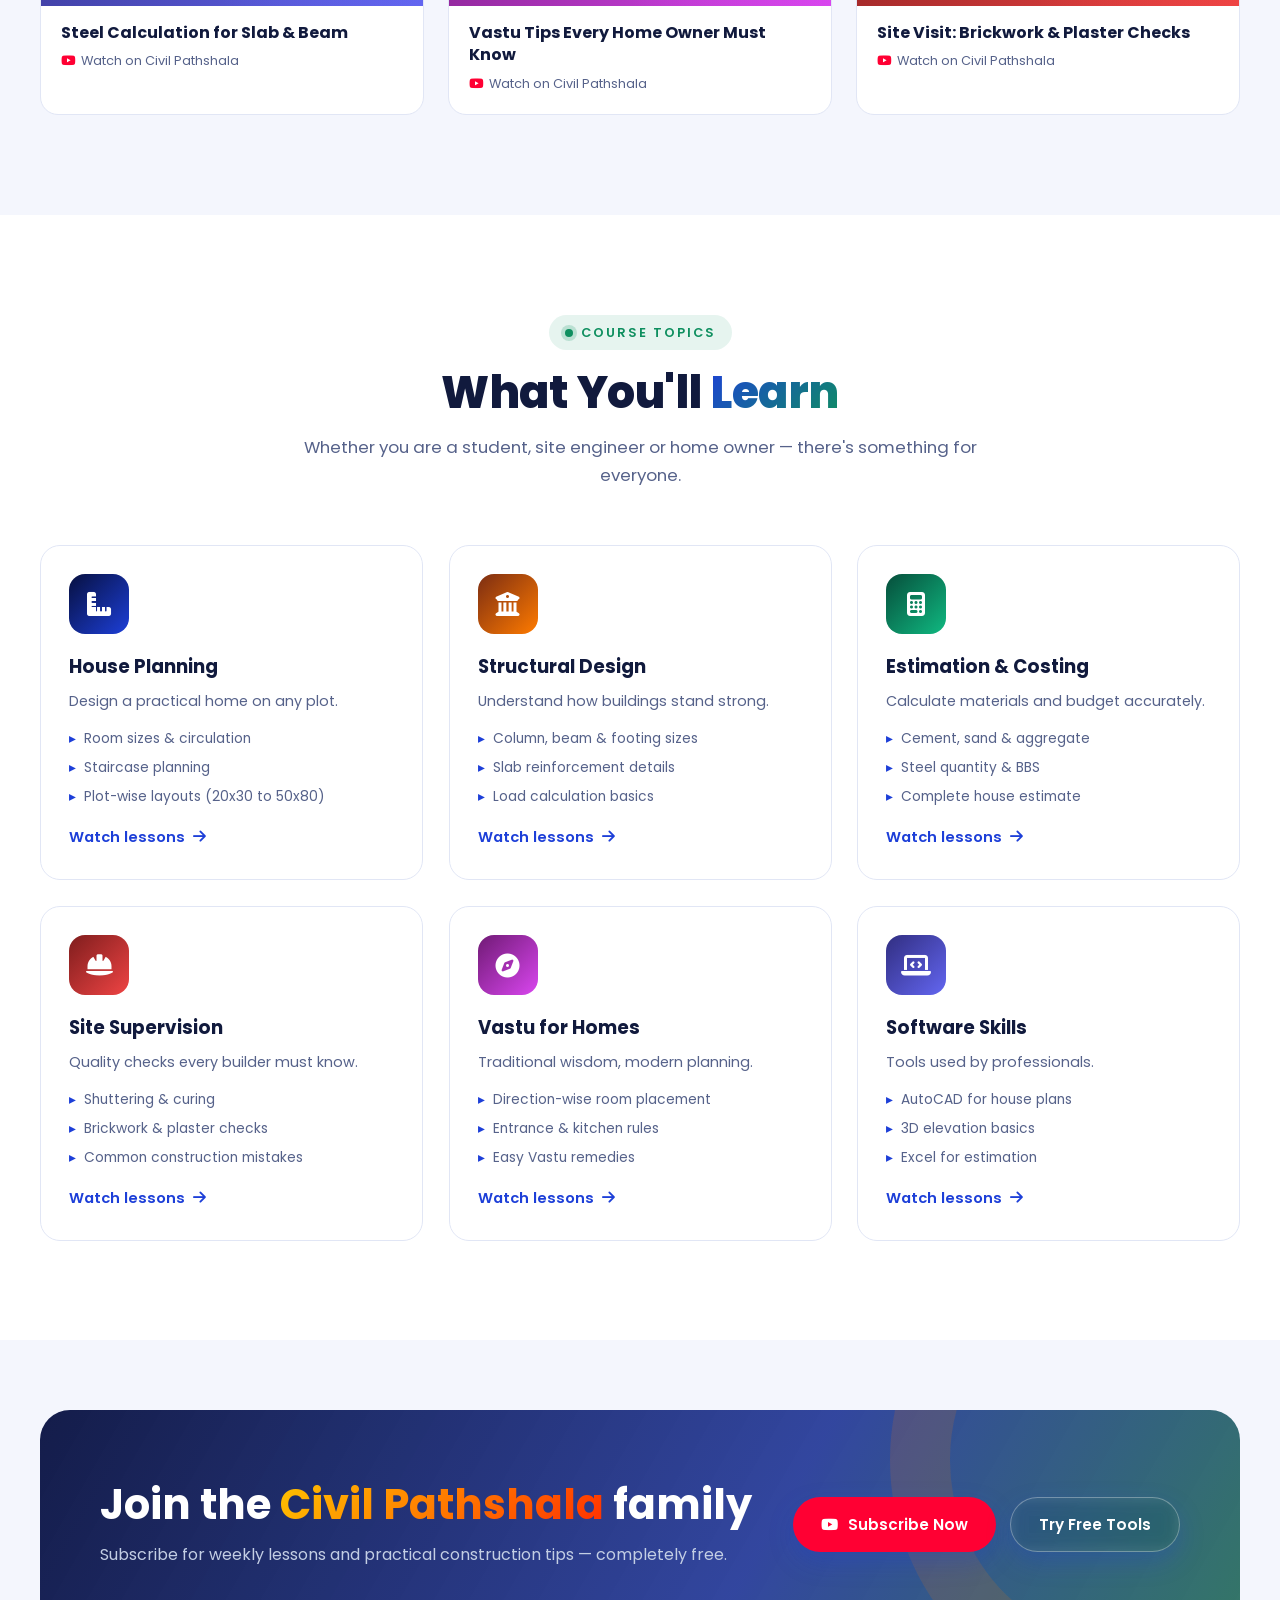
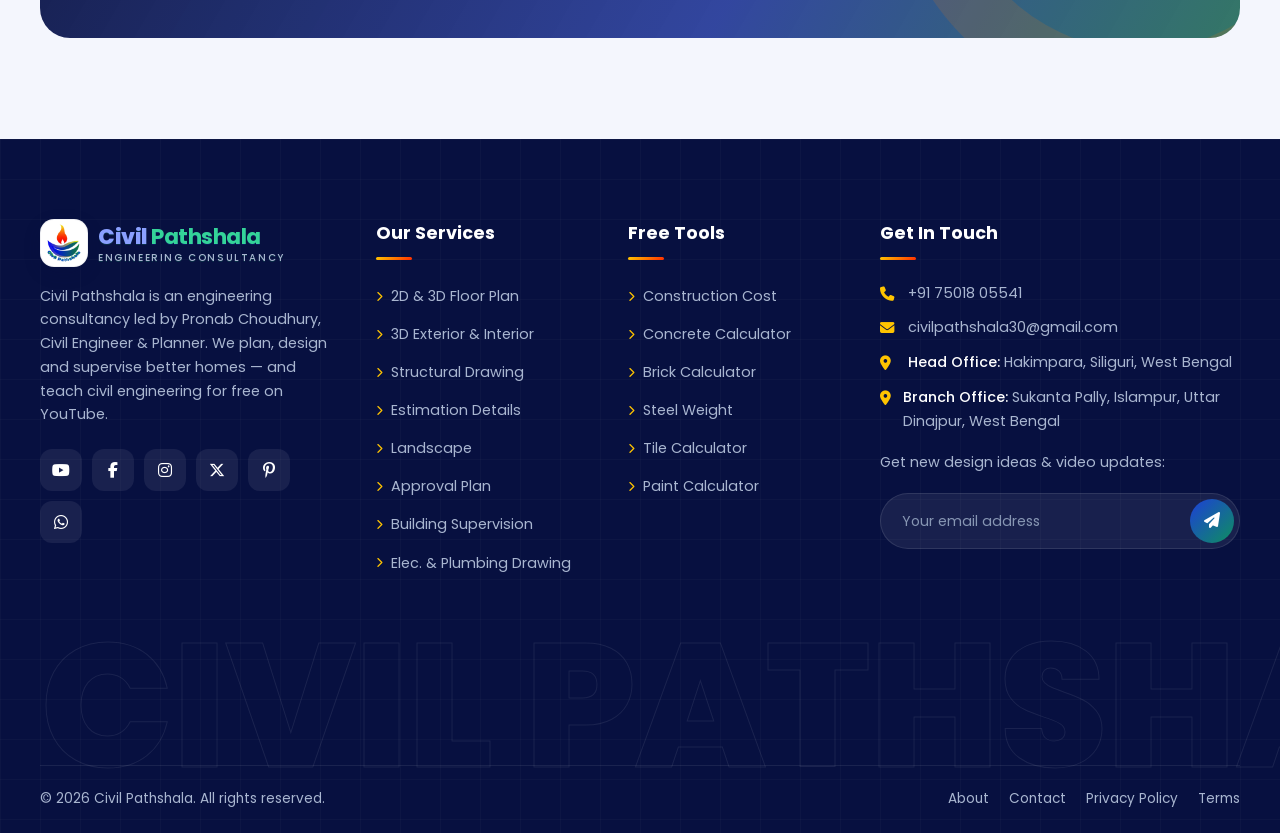
<file: videos.html>
<!DOCTYPE html>
<html lang="en">
<head>
  <meta charset="UTF-8">
  <meta name="viewport" content="width=device-width, initial-scale=1.0">
  <title>Learn Civil Engineering — Free Video Lessons | Civil Pathshala</title>
  <meta name="description" content="Free civil engineering lessons by Civil Pathshala on YouTube: house planning, structural design, estimation, Vastu and site supervision.">
  <meta name="theme-color" content="#071040">
  <link rel="icon" href="assets/img/favicon.png" type="image/png">
  <link rel="apple-touch-icon" href="assets/img/apple-touch-icon.png">
  <link rel="preconnect" href="https://fonts.googleapis.com">
  <link rel="preconnect" href="https://fonts.gstatic.com" crossorigin>
  <link href="https://fonts.googleapis.com/css2?family=Hind:wght@400;500;600;700&family=Poppins:wght@400;500;600;700;800&display=swap" rel="stylesheet">
  <link rel="stylesheet" href="https://cdnjs.cloudflare.com/ajax/libs/font-awesome/6.5.1/css/all.min.css">
  <link rel="stylesheet" href="assets/css/style.css?v=202611112348">
  <script>try{var t=localStorage.getItem("cp-theme");if(t)document.documentElement.dataset.theme=t;}catch(e){}</script>
</head>
<body data-page="videos">
  <div id="site-header"></div>

  <main>
    <section class="page-hero">
      <div class="blueprint-grid"></div>
      <div class="container">
        <div class="breadcrumb" data-reveal="down"><a href="index.html">Home</a><i class="fa-solid fa-chevron-right"></i><span>Learn</span></div>
        <h1 data-reveal="up">Learn Civil Engineering <span class="text-grad">for Free</span></h1>
        <p data-reveal="up" data-delay="100">Practical lessons in simple language — from house planning to site supervision. Watch on our YouTube channel.</p>
        <div style="margin-top:28px;position:relative" data-reveal="up" data-delay="200">
          <a href="#" data-site="subscribe" target="_blank" rel="noopener" class="btn btn-yt"><i class="fa-brands fa-youtube"></i> Subscribe @CivilPathshala</a>
        </div>
      </div>
      <div class="hero-wave"><svg viewBox="0 0 1440 70" preserveAspectRatio="none"><path fill="currentColor" d="M0 40C240 80 480 0 720 20s480 50 720 10V70H0Z"/></svg></div>
    </section>

    <section class="section" style="padding-top:60px">
      <div class="container">
        <div class="yt-channel" data-reveal="up">
          <div class="yt-avatar"><img src="assets/img/logo.png" alt="Civil Pathshala"><span class="live">NEW</span></div>
          <div>
            <h3>Civil Pathshala <i class="fa-solid fa-circle-check"></i></h3>
            <div class="yt-handle">@CivilPathshala</div>
            <p>Turn on the 🔔 bell icon so you never miss a new lesson on planning, design & construction.</p>
          </div>
          <a href="#" data-site="subscribe" target="_blank" rel="noopener" class="btn btn-yt"><i class="fa-brands fa-youtube"></i> Subscribe</a>
        </div>
        <div class="section-head" data-reveal="up" style="margin-top:70px">
          <span class="eyebrow">Featured</span>
          <h2>Popular <span class="text-grad">Video Topics</span></h2>
        </div>
        <div class="video-grid" data-videos></div>
      </div>
    </section>

    <section class="section bg-soft">
      <div class="container">
        <div class="section-head" data-reveal="up">
          <span class="eyebrow">Course Topics</span>
          <h2>What You'll <span class="text-grad">Learn</span></h2>
          <p>Whether you are a student, site engineer or home owner — there's something for everyone.</p>
        </div>
        <div class="grid-3">
          <div class="topic-card" data-reveal="up"><i class="fa-solid fa-ruler-combined ti" style="background:linear-gradient(135deg,#071040,#1d3fd8)"></i><h4>House Planning</h4><p>Design a practical home on any plot.</p><ul><li>Room sizes & circulation</li><li>Staircase planning</li><li>Plot-wise layouts (20x30 to 50x80)</li></ul><a href="#" data-site="youtube" target="_blank" rel="noopener" class="link-arrow">Watch lessons <i class="fa-solid fa-arrow-right"></i></a></div>
          <div class="topic-card" data-reveal="up" data-delay="100"><i class="fa-solid fa-building-columns ti" style="background:linear-gradient(135deg,#7c2d12,#ff7b00)"></i><h4>Structural Design</h4><p>Understand how buildings stand strong.</p><ul><li>Column, beam & footing sizes</li><li>Slab reinforcement details</li><li>Load calculation basics</li></ul><a href="#" data-site="youtube" target="_blank" rel="noopener" class="link-arrow">Watch lessons <i class="fa-solid fa-arrow-right"></i></a></div>
          <div class="topic-card" data-reveal="up" data-delay="200"><i class="fa-solid fa-calculator ti" style="background:linear-gradient(135deg,#064e3b,#10b981)"></i><h4>Estimation & Costing</h4><p>Calculate materials and budget accurately.</p><ul><li>Cement, sand & aggregate</li><li>Steel quantity & BBS</li><li>Complete house estimate</li></ul><a href="#" data-site="youtube" target="_blank" rel="noopener" class="link-arrow">Watch lessons <i class="fa-solid fa-arrow-right"></i></a></div>
          <div class="topic-card" data-reveal="up"><i class="fa-solid fa-helmet-safety ti" style="background:linear-gradient(135deg,#7f1d1d,#ef4444)"></i><h4>Site Supervision</h4><p>Quality checks every builder must know.</p><ul><li>Shuttering & curing</li><li>Brickwork & plaster checks</li><li>Common construction mistakes</li></ul><a href="#" data-site="youtube" target="_blank" rel="noopener" class="link-arrow">Watch lessons <i class="fa-solid fa-arrow-right"></i></a></div>
          <div class="topic-card" data-reveal="up" data-delay="100"><i class="fa-solid fa-compass ti" style="background:linear-gradient(135deg,#701a75,#d946ef)"></i><h4>Vastu for Homes</h4><p>Traditional wisdom, modern planning.</p><ul><li>Direction-wise room placement</li><li>Entrance & kitchen rules</li><li>Easy Vastu remedies</li></ul><a href="#" data-site="youtube" target="_blank" rel="noopener" class="link-arrow">Watch lessons <i class="fa-solid fa-arrow-right"></i></a></div>
          <div class="topic-card" data-reveal="up" data-delay="200"><i class="fa-solid fa-laptop-code ti" style="background:linear-gradient(135deg,#312e81,#6366f1)"></i><h4>Software Skills</h4><p>Tools used by professionals.</p><ul><li>AutoCAD for house plans</li><li>3D elevation basics</li><li>Excel for estimation</li></ul><a href="#" data-site="youtube" target="_blank" rel="noopener" class="link-arrow">Watch lessons <i class="fa-solid fa-arrow-right"></i></a></div>
        </div>
      </div>
    </section>

    <section class="section-sm" style="padding-bottom:0">
      <div class="container">
        <div class="cta" data-reveal="zoom">
          <div><h2>Join the <span class="text-grad">Civil Pathshala</span> family</h2><p>Subscribe for weekly lessons and practical construction tips — completely free.</p></div>
          <div class="cta-btns"><a href="#" data-site="subscribe" target="_blank" rel="noopener" class="btn btn-yt"><i class="fa-brands fa-youtube"></i> Subscribe Now</a><a href="calculators.html" class="btn btn-light">Try Free Tools</a></div>
        </div>
      </div>
    </section>
  </main>

  <div id="site-footer"></div>
  <script src="assets/js/config.js?v=202611112348"></script>
  <script src="assets/js/main.js?v=202611112348"></script>
</body>
</html>
</file>
<file: assets/css/style.css>
/* =========================================================
   Civil Pathshala — Main Stylesheet
   ========================================================= */

/* Brand palette taken from the Civil Pathshala logo:
   royal-blue → green diya bowl, and a yellow → orange → red flame */
:root {
  --primary: #1d3fd8;          /* logo blue */
  --primary-2: #3b5bff;
  --brand-green: #0e8f5f;      /* logo green */
  --flame-y: #ffc400;          /* flame yellow */
  --flame-o: #ff7a00;          /* flame orange */
  --flame-r: #ff2d00;          /* flame red */
  --wordmark-1: #1d3fd8;       /* "Civil" */
  --wordmark-2: #0e8f5f;       /* "Pathshala" */

  --navy: #071040;
  --navy-2: #0d1d66;
  --navy-3: #12298f;
  --orange: var(--flame-o);
  --amber: var(--flame-y);
  --blue: #1d3fd8;
  --green: #16a34a;
  --red: #ff0033;

  --bg: #f4f6fd;
  --bg-2: #ffffff;
  --card: #ffffff;
  --text: #111a3d;
  --muted: #56628a;
  --line: #e1e6f5;
  --soft: #eef1fc;

  --grad: linear-gradient(135deg, #1d3fd8 0%, #0e8f5f 100%);
  --grad-flame: linear-gradient(135deg, #ffc400 0%, #ff7a00 50%, #ff2d00 100%);
  --grad-flame-btn: linear-gradient(135deg, #ff9500 0%, #ff5a00 55%, #ff2d00 100%);
  --grad-navy: linear-gradient(135deg, #071040 0%, #12298f 62%, #0a5a45 100%);
  --shadow-sm: 0 4px 14px rgba(7,16,64,.06);
  --shadow: 0 12px 40px rgba(7,16,64,.10);
  --shadow-lg: 0 25px 60px rgba(7,16,64,.18);
  --radius: 18px;
  --radius-sm: 12px;
  --ease: cubic-bezier(.22, 1, .36, 1);
  --header-h: 78px;
}

[data-theme="dark"] {
  --primary: #7b93ff;
  --brand-green: #34d399;
  --wordmark-1: #8aa0ff;
  --wordmark-2: #34d399;
  --bg: #050a26;
  --bg-2: #08113a;
  --card: #0c1847;
  --text: #e9edfc;
  --muted: #9ba7d1;
  --line: #1a2a66;
  --soft: #101f56;
  --shadow-sm: 0 4px 14px rgba(0, 0, 0, .3);
  --shadow: 0 12px 40px rgba(0, 0, 0, .35);
  --shadow-lg: 0 25px 60px rgba(0, 0, 0, .5);
}

*, *::before, *::after { box-sizing: border-box; margin: 0; padding: 0; }
html { scroll-behavior: smooth; -webkit-text-size-adjust: 100%; }
body {
  font-family: "Poppins", "Hind", system-ui, -apple-system, Segoe UI, Roboto, sans-serif;
  background: var(--bg);
  color: var(--text);
  line-height: 1.65;
  overflow-x: hidden;
  transition: background .4s, color .4s;
}
img { max-width: 100%; display: block; }
a { color: inherit; text-decoration: none; }
button, input, select, textarea { font: inherit; color: inherit; }
button { cursor: pointer; border: 0; background: none; }
ul { list-style: none; }
::selection { background: var(--primary); color: #fff; }

::-webkit-scrollbar { width: 10px; }
::-webkit-scrollbar-track { background: var(--bg); }
::-webkit-scrollbar-thumb { background: linear-gradient(var(--primary), var(--flame-y)); border-radius: 10px; }

.container { width: min(1200px, 100% - 32px); margin-inline: auto; }
.section { padding: 100px 0; position: relative; }
.section-sm { padding: 70px 0; }
.bg-soft { background: var(--bg-2); }
.text-grad {
  background: var(--grad);
  -webkit-background-clip: text; background-clip: text;
  -webkit-text-fill-color: transparent;
}
.hindi { font-family: "Hind", "Poppins", sans-serif; }

/* ---------- Section heading ---------- */
.section-head { text-align: center; max-width: 720px; margin: 0 auto 56px; }
.section-head.left { text-align: left; margin-left: 0; }
.eyebrow {
  display: inline-flex; align-items: center; gap: 8px;
  font-size: .8rem; font-weight: 600; letter-spacing: 2px; text-transform: uppercase;
  color: var(--primary);
  background: rgba(29,63,216,.1);
  padding: 7px 16px; border-radius: 50px; margin-bottom: 16px;
}
.eyebrow::before { content: ""; width: 8px; height: 8px; border-radius: 50%; background: var(--primary); box-shadow: 0 0 0 4px rgba(29,63,216,.2); animation: pulse 2s infinite; }
.section-head h2, .h2 { font-size: clamp(1.8rem, 4vw, 2.8rem); line-height: 1.2; font-weight: 800; margin-bottom: 14px; letter-spacing: -.5px; }
.section-head p { color: var(--muted); font-size: 1.05rem; }

/* ---------- Buttons ---------- */
.btn {
  --b-bg: var(--grad);
  position: relative; overflow: hidden; isolation: isolate;
  display: inline-flex; align-items: center; justify-content: center; gap: 10px;
  padding: 14px 28px; border-radius: 50px; font-weight: 600; font-size: .95rem;
  background: var(--b-bg); color: #fff;
  box-shadow: 0 10px 25px rgba(29,63,216,.35);
  transition: transform .35s var(--ease), box-shadow .35s var(--ease);
  white-space: nowrap;
}
.btn::after {
  content: ""; position: absolute; inset: 0; z-index: -1;
  background: linear-gradient(120deg, transparent 20%, rgba(255,255,255,.45) 50%, transparent 80%);
  transform: translateX(-120%); transition: transform .7s var(--ease);
}
.btn:hover { transform: translateY(-3px); box-shadow: 0 16px 35px rgba(29,63,216,.45); }
.btn:hover::after { transform: translateX(120%); }
.btn i { transition: transform .3s; }
.btn:hover i.fa-arrow-right { transform: translateX(4px); }
.btn-outline { background: transparent; color: var(--text); border: 2px solid var(--line); box-shadow: none; }
.btn-outline:hover { border-color: var(--primary); color: var(--primary); box-shadow: none; }
.btn-light { background: rgba(255,255,255,.1); color: #fff; border: 1.5px solid rgba(255,255,255,.3); box-shadow: none; backdrop-filter: blur(8px); }
.btn-light:hover { background: #fff; color: var(--navy); box-shadow: none; }
.btn-yt { background: var(--red); box-shadow: 0 10px 25px rgba(255, 0, 51, .35); }
.btn-yt:hover { box-shadow: 0 16px 35px rgba(255, 0, 51, .45); }
.btn-wa { background: #25d366; box-shadow: 0 10px 25px rgba(37, 211, 102, .35); }
.btn-sm { padding: 10px 20px; font-size: .85rem; }
.btn-block { width: 100%; }

/* ---------- Preloader ---------- */
.preloader {
  position: fixed; inset: 0; z-index: 9999; background: var(--navy);
  display: grid; place-items: center; transition: opacity .6s, visibility .6s;
}
.preloader.hide { opacity: 0; visibility: hidden; }
.preloader .pl-logo { width: 120px; height: 120px; margin: 0 auto; border-radius: 30px; background: #fff; padding: 10px; box-shadow: 0 0 0 0 rgba(29,63,216,.5); animation: plPulse 1.6s ease-in-out infinite; }
.preloader .pl-logo img { width: 100%; height: 100%; object-fit: contain; }
@keyframes plPulse { 0% { transform: scale(.94); box-shadow: 0 0 0 0 rgba(29,63,216,.55); } 70% { transform: scale(1); box-shadow: 0 0 0 26px rgba(29,63,216,0); } 100% { transform: scale(.94); box-shadow: 0 0 0 0 rgba(29,63,216,0); } }
.preloader p { color: #fff; margin-top: 18px; font-weight: 600; letter-spacing: 3px; text-align: center; font-size: .85rem; }
@keyframes draw { to { stroke-dashoffset: 0; } }

/* ---------- Scroll progress ---------- */
.scroll-progress { position: fixed; top: 0; left: 0; height: 3px; width: 0; background: var(--grad); z-index: 1001; }

/* ---------- Top bar ---------- */
.topbar { background: var(--navy); color: #c9d4ea; font-size: .82rem; }
.topbar .container { display: flex; justify-content: space-between; align-items: center; gap: 16px; padding: 9px 0; }
.topbar a:hover { color: var(--flame-y); }
.topbar .tb-left, .topbar .tb-right { display: flex; gap: 22px; align-items: center; }
.topbar i { color: var(--primary); margin-right: 6px; }
.topbar .tb-right a i { color: inherit; margin: 0; }

/* ---------- Header ---------- */
.header {
  position: sticky; top: 0; z-index: 1000;
  background: color-mix(in srgb, var(--bg-2) 85%, transparent);
  backdrop-filter: saturate(180%) blur(16px);
  -webkit-backdrop-filter: saturate(180%) blur(16px);
  border-bottom: 1px solid transparent;
  transition: box-shadow .3s, border-color .3s, background .3s;
}
.header.scrolled { box-shadow: var(--shadow-sm); border-color: var(--line); }
.nav { height: var(--header-h); display: flex; align-items: center; justify-content: space-between; gap: 20px; }
.logo { display: flex; align-items: center; gap: 10px; font-weight: 800; font-size: 1.35rem; letter-spacing: -.5px; }
.logo-mark { width: 48px; height: 48px; flex: none; border-radius: 14px; background: #fff; display: grid; place-items: center; padding: 3px; box-shadow: 0 6px 18px rgba(7,16,64,.14); border: 1px solid rgba(7,16,64,.06); transition: transform .5s var(--ease); }
.logo:hover .logo-mark { transform: rotate(-6deg) scale(1.06); }
.logo-mark img { width: 100%; height: 100%; object-fit: contain; }
.logo small { display: block; font-size: .62rem; font-weight: 500; letter-spacing: 2.5px; color: var(--muted); text-transform: uppercase; margin-top: -4px; }
.logo span b { color: var(--primary); }

.nav-links { display: flex; align-items: center; gap: 4px; }
.nav-links > li { position: relative; }
.nav-links > li > a {
  display: flex; align-items: center; gap: 6px;
  padding: 10px 14px; font-weight: 500; font-size: .93rem; border-radius: 10px; position: relative;
  transition: color .3s;
}
.nav-links > li > a::after {
  content: ""; position: absolute; left: 14px; right: 14px; bottom: 4px; height: 2px;
  background: var(--grad); border-radius: 2px; transform: scaleX(0); transform-origin: left; transition: transform .35s var(--ease);
}
.nav-links > li > a:hover, .nav-links > li > a.active { color: var(--primary); }
.nav-links > li > a:hover::after, .nav-links > li > a.active::after { transform: scaleX(1); }
.nav-links .fa-chevron-down { font-size: .65rem; transition: transform .3s; }
.dropdown {
  position: absolute; top: calc(100% + 10px); left: 0; min-width: 240px;
  background: var(--card); border: 1px solid var(--line); border-radius: 16px; padding: 10px;
  box-shadow: var(--shadow-lg); opacity: 0; visibility: hidden; transform: translateY(10px);
  transition: all .3s var(--ease);
}
.has-dd:hover .dropdown, .has-dd:focus-within .dropdown { opacity: 1; visibility: visible; transform: translateY(0); }
.has-dd:hover .fa-chevron-down { transform: rotate(180deg); }
.dropdown a { display: flex; align-items: center; gap: 12px; padding: 10px 12px; border-radius: 10px; font-size: .9rem; transition: background .25s, padding .25s; }
.dropdown a i { width: 32px; height: 32px; display: grid; place-items: center; border-radius: 8px; background: rgba(29,63,216,.1); color: var(--primary); font-size: .85rem; }
.dropdown a:hover { background: var(--soft); padding-left: 16px; }

.nav-actions { display: flex; align-items: center; gap: 10px; }
.icon-btn {
  width: 42px; height: 42px; border-radius: 12px; display: grid; place-items: center;
  background: var(--soft); color: var(--text); transition: all .3s; position: relative;
}
.icon-btn:hover { background: var(--primary); color: #fff; transform: translateY(-2px); }
.icon-btn .count { position: absolute; top: -5px; right: -5px; min-width: 19px; height: 19px; border-radius: 10px; background: var(--red); color: #fff; font-size: .65rem; font-weight: 700; display: grid; place-items: center; padding: 0 4px; }
.burger { display: none; }

/* Mobile drawer */
.drawer-overlay { position: fixed; inset: 0; background: rgba(5, 12, 26, .55); backdrop-filter: blur(4px); z-index: 1100; opacity: 0; visibility: hidden; transition: .35s; }
.drawer {
  position: fixed; top: 0; right: 0; bottom: 0; width: min(340px, 86vw); z-index: 1101;
  background: var(--bg-2); padding: 24px; overflow-y: auto;
  transform: translateX(100%); transition: transform .45s var(--ease);
  display: flex; flex-direction: column; gap: 6px;
}
.drawer-open .drawer { transform: none; }
.drawer-open .drawer-overlay { opacity: 1; visibility: visible; }
.drawer-head { display: flex; justify-content: space-between; align-items: center; margin-bottom: 18px; }
.drawer a.d-link { display: flex; align-items: center; gap: 14px; padding: 13px 14px; border-radius: 12px; font-weight: 500; transition: background .25s; }
.drawer a.d-link i { width: 20px; color: var(--primary); }
.drawer a.d-link:hover, .drawer a.d-link.active { background: var(--soft); color: var(--primary); }
.drawer .btn { margin-top: 14px; }
.drawer-social { display: flex; gap: 10px; margin-top: auto; padding-top: 24px; }

/* ---------- Hero ---------- */
.hero {
  position: relative; overflow: hidden; color: #fff;
  background: radial-gradient(1200px 600px at 80% -10%, rgba(29,63,216,.25), transparent 60%),
              radial-gradient(900px 500px at -10% 110%, rgba(47,128,237,.35), transparent 60%),
              var(--navy);
  padding: 90px 0 120px;
}
.blueprint-grid {
  position: absolute; inset: 0; pointer-events: none; opacity: .5;
  background-image:
    linear-gradient(rgba(255,255,255,.05) 1px, transparent 1px),
    linear-gradient(90deg, rgba(255,255,255,.05) 1px, transparent 1px),
    linear-gradient(rgba(255,255,255,.025) 1px, transparent 1px),
    linear-gradient(90deg, rgba(255,255,255,.025) 1px, transparent 1px);
  background-size: 100px 100px, 100px 100px, 20px 20px, 20px 20px;
  mask-image: radial-gradient(ellipse at center, #000 30%, transparent 80%);
  -webkit-mask-image: radial-gradient(ellipse at center, #000 30%, transparent 80%);
  animation: gridMove 30s linear infinite;
}
@keyframes gridMove { to { background-position: 100px 100px, 100px 100px, 20px 20px, 20px 20px; } }
#particles { position: absolute; inset: 0; width: 100%; height: 100%; pointer-events: none; }
.hero .container { position: relative; z-index: 2; display: grid; grid-template-columns: 1.05fr .95fr; gap: 60px; align-items: center; }
.hero-badge {
  display: inline-flex; align-items: center; gap: 10px; padding: 8px 18px 8px 8px; border-radius: 50px;
  background: rgba(255,255,255,.08); border: 1px solid rgba(255,255,255,.15); font-size: .85rem; margin-bottom: 24px;
  backdrop-filter: blur(10px);
}
.hero-badge span { background: var(--red); padding: 4px 12px; border-radius: 50px; font-weight: 600; font-size: .75rem; }
.hero h1 { font-size: clamp(2.2rem, 5.2vw, 4rem); line-height: 1.1; font-weight: 800; letter-spacing: -1.5px; margin-bottom: 20px; }
.typed-wrap { display: block; min-height: 1.15em; }
.typed { background: var(--grad); -webkit-background-clip: text; background-clip: text; -webkit-text-fill-color: transparent; }
.cursor { display: inline-block; width: 4px; height: .9em; background: var(--primary); margin-left: 6px; vertical-align: -0.08em; animation: blink 1s steps(1) infinite; }
@keyframes blink { 50% { opacity: 0; } }
.hero p.lead { font-size: 1.1rem; color: #c3cee4; max-width: 560px; margin-bottom: 14px; }
.hero p.hindi-line { color: var(--flame-y); font-weight: 600; font-size: 1.1rem; margin-bottom: 32px; }
.hero-cta { display: flex; flex-wrap: wrap; gap: 14px; margin-bottom: 44px; }
.hero-stats { display: flex; gap: 36px; flex-wrap: wrap; }
.hero-stats div strong { display: block; font-size: 2rem; font-weight: 800; line-height: 1; }
.hero-stats div span { font-size: .85rem; color: #a9b6d0; }
.hero-stats strong em { font-style: normal; color: var(--primary); }

.hero-visual { position: relative; height: 540px; }
.hv-main {
  position: absolute; inset: 0 40px 40px 0; border-radius: 28px; overflow: hidden;
  box-shadow: 0 40px 80px rgba(0,0,0,.45); border: 6px solid rgba(255,255,255,.08);
  transform-style: preserve-3d;
}
.hv-main img { width: 100%; height: 100%; object-fit: cover; transform: scale(1.05); animation: kenburns 18s ease-in-out infinite alternate; }
@keyframes kenburns { to { transform: scale(1.18) translate(-2%, -2%); } }
.hv-plan {
  position: absolute; right: 0; bottom: 0; width: 230px; border-radius: 20px; overflow: hidden;
  border: 5px solid var(--navy); box-shadow: 0 25px 50px rgba(0,0,0,.5); animation: floatY 6s ease-in-out infinite;
}
.float-card {
  position: absolute; display: flex; align-items: center; gap: 12px; padding: 12px 18px 12px 12px; border-radius: 16px;
  background: rgba(255,255,255,.95); color: var(--navy); box-shadow: 0 20px 40px rgba(0,0,0,.25); font-size: .85rem;
  animation: floatY 5s ease-in-out infinite;
}
.float-card i { width: 42px; height: 42px; display: grid; place-items: center; border-radius: 12px; background: var(--grad); color: #fff; font-size: 1.1rem; }
.float-card strong { display: block; font-size: 1rem; line-height: 1.2; }
.float-card small { color: #5d6b82; }
.fc-1 { top: 30px; left: -40px; }
.fc-2 { top: 46%; right: -10px; animation-delay: -2s; }
.fc-2 i { background: linear-gradient(135deg, #22c55e, #16a34a); }
.fc-3 { bottom: 70px; left: -20px; animation-delay: -3.5s; }
.fc-3 i { background: linear-gradient(135deg, #ff0033, #ff5a5f); }
@keyframes floatY { 0%, 100% { transform: translateY(0); } 50% { transform: translateY(-14px); } }
.hero-wave { position: absolute; bottom: -1px; left: 0; width: 100%; z-index: 3; color: var(--bg); }
.hero-wave svg { display: block; width: 100%; height: 70px; }

/* ---------- Page hero (inner pages) ---------- */
.page-hero {
  position: relative; overflow: hidden; color: #fff; text-align: center;
  background: radial-gradient(800px 400px at 85% 0, rgba(29,63,216,.25), transparent 60%), radial-gradient(700px 400px at 0 100%, rgba(47,128,237,.35), transparent 60%), var(--navy);
  padding: 90px 0 110px;
}
.page-hero h1 { font-size: clamp(2rem, 5vw, 3.4rem); font-weight: 800; letter-spacing: -1px; margin-bottom: 12px; position: relative; }
.page-hero p { color: #c3cee4; max-width: 640px; margin: 0 auto; position: relative; }
.breadcrumb { display: inline-flex; gap: 10px; align-items: center; font-size: .85rem; padding: 8px 18px; border-radius: 50px; background: rgba(255,255,255,.08); border: 1px solid rgba(255,255,255,.15); margin-bottom: 20px; position: relative; }
.breadcrumb a { color: var(--flame-y); }
.breadcrumb i { font-size: .6rem; opacity: .6; }

/* ---------- Marquee ---------- */
.marquee { background: var(--grad); color: #fff; padding: 18px 0; overflow: hidden; transform: rotate(-1.5deg); margin: -30px -20px 0; position: relative; z-index: 4; box-shadow: var(--shadow); }
.marquee-track { display: flex; gap: 50px; width: max-content; animation: marquee 35s linear infinite; }
.marquee:hover .marquee-track { animation-play-state: paused; }
.marquee-track span { display: flex; align-items: center; gap: 14px; font-weight: 700; font-size: 1.15rem; text-transform: uppercase; letter-spacing: 1px; white-space: nowrap; }
.marquee-track span i { font-size: .9rem; opacity: .8; }
@keyframes marquee { to { transform: translateX(-50%); } }

/* ---------- Services ---------- */
.grid-3 { display: grid; grid-template-columns: repeat(3, 1fr); gap: 26px; }
.grid-4 { display: grid; grid-template-columns: repeat(4, 1fr); gap: 24px; }
.grid-2 { display: grid; grid-template-columns: repeat(2, 1fr); gap: 60px; align-items: center; }

.service-card {
  position: relative; padding: 36px 30px; border-radius: var(--radius); background: var(--card);
  border: 1px solid var(--line); overflow: hidden; isolation: isolate;
  transition: transform .5s var(--ease), box-shadow .5s var(--ease), border-color .5s;
}
.service-card::before {
  content: ""; position: absolute; inset: 0; z-index: -1; background: var(--grad-navy);
  clip-path: circle(0% at 100% 0); transition: clip-path .7s var(--ease);
}
.service-card:hover { transform: translateY(-10px); box-shadow: var(--shadow-lg); border-color: transparent; color: #fff; }
.service-card:hover::before { clip-path: circle(150% at 100% 0); }
.service-card .s-icon {
  width: 70px; height: 70px; border-radius: 20px; display: grid; place-items: center; font-size: 1.7rem;
  background: rgba(29,63,216,.1); color: var(--primary); margin-bottom: 24px; transition: all .5s var(--ease);
}
.service-card:hover .s-icon { background: var(--grad); color: #fff; transform: rotate(-10deg) scale(1.08); }
.service-card h3 { font-size: 1.25rem; margin-bottom: 10px; font-weight: 700; }
.service-card p { color: var(--muted); font-size: .94rem; margin-bottom: 20px; transition: color .5s; }
.service-card:hover p { color: #c3cee4; }
.service-card .price-tag { font-size: .85rem; color: var(--muted); margin-bottom: 18px; transition: color .5s; }
.service-card .price-tag b { color: var(--primary); font-size: 1.15rem; }
.service-card:hover .price-tag { color: #c3cee4; }
.link-arrow { display: inline-flex; align-items: center; gap: 8px; font-weight: 600; color: var(--primary); font-size: .92rem; }
.link-arrow i { transition: transform .3s; }
.link-arrow:hover i { transform: translateX(5px); }
.service-card .num { position: absolute; top: 20px; right: 26px; font-size: 3.5rem; font-weight: 800; color: var(--line); line-height: 1; transition: color .5s; z-index: -1; }
.service-card:hover .num { color: rgba(255,255,255,.07); }

/* ---------- Designs gallery ---------- */
.filter-bar { display: flex; flex-wrap: wrap; justify-content: space-between; align-items: center; gap: 18px; margin-bottom: 40px; }
.chips { display: flex; flex-wrap: wrap; gap: 10px; }
.chip {
  padding: 10px 20px; border-radius: 50px; background: var(--card); border: 1px solid var(--line);
  font-weight: 500; font-size: .88rem; transition: all .3s; display: inline-flex; gap: 8px; align-items: center;
}
.chip:hover { border-color: var(--primary); color: var(--primary); }
.chip.active { background: var(--grad); color: #fff; border-color: transparent; box-shadow: 0 8px 20px rgba(29,63,216,.3); }
.search-box { position: relative; min-width: 260px; }
.search-box input { width: 100%; padding: 12px 18px 12px 44px; border-radius: 50px; border: 1px solid var(--line); background: var(--card); outline: none; transition: border-color .3s, box-shadow .3s; }
.search-box input:focus { border-color: var(--primary); box-shadow: 0 0 0 4px rgba(29,63,216,.12); }
.search-box i { position: absolute; left: 18px; top: 50%; transform: translateY(-50%); color: var(--muted); }
.design-grid { display: grid; grid-template-columns: repeat(3, 1fr); gap: 26px; }
.design-card {
  background: var(--card); border-radius: var(--radius); overflow: hidden; border: 1px solid var(--line);
  transition: transform .5s var(--ease), box-shadow .5s var(--ease); animation: cardIn .6s var(--ease) both;
}
@keyframes cardIn { from { opacity: 0; transform: translateY(30px) scale(.97); } }
.design-card:hover { transform: translateY(-8px); box-shadow: var(--shadow-lg); }
.dc-media { position: relative; aspect-ratio: 4 / 3; overflow: hidden; background: var(--soft); cursor: pointer; }
.dc-media img, .dc-media svg { width: 100%; height: 100%; object-fit: cover; transition: transform .8s var(--ease); }
.design-card:hover .dc-media img, .design-card:hover .dc-media svg { transform: scale(1.1); }
.dc-media::after { content: ""; position: absolute; inset: 0; background: linear-gradient(to top, rgba(7,16,64,.75), transparent 55%); opacity: 0; transition: opacity .4s; }
.design-card:hover .dc-media::after { opacity: 1; }
.dc-badge { position: absolute; top: 14px; left: 14px; z-index: 2; padding: 5px 12px; border-radius: 50px; font-size: .72rem; font-weight: 600; background: var(--grad); color: #fff; }
.dc-badge.cat { left: auto; right: 60px; background: rgba(7,16,64,.75); backdrop-filter: blur(6px); }
.dc-actions { position: absolute; top: 12px; right: 12px; z-index: 2; display: flex; flex-direction: column; gap: 8px; }
.dc-actions button { width: 38px; height: 38px; border-radius: 50%; background: #fff; color: var(--navy); display: grid; place-items: center; box-shadow: var(--shadow-sm); transition: all .3s; }
.dc-actions button:nth-child(2) { transform: translateX(60px); opacity: 0; }
.design-card:hover .dc-actions button:nth-child(2) { transform: none; opacity: 1; transition-delay: .05s; }
.dc-actions button:hover { background: var(--primary); color: #fff; }
.dc-actions button.liked { color: var(--red); }
.dc-actions button.liked:hover { color: #fff; }
.dc-actions button.liked i { animation: heart .5s; }
@keyframes heart { 50% { transform: scale(1.4); } }
.dc-view { position: absolute; bottom: 16px; left: 50%; z-index: 2; transform: translate(-50%, 20px); opacity: 0; transition: all .4s var(--ease); }
.design-card:hover .dc-view { transform: translate(-50%, 0); opacity: 1; }
.dc-body { padding: 20px 22px 22px; }
.dc-body h3 { font-size: 1.08rem; margin-bottom: 12px; font-weight: 600; line-height: 1.35; }
.dc-meta { display: flex; flex-wrap: wrap; gap: 8px 16px; color: var(--muted); font-size: .84rem; padding-bottom: 16px; border-bottom: 1px dashed var(--line); margin-bottom: 14px; }
.dc-meta i { color: var(--primary); margin-right: 5px; }
.dc-foot { display: flex; justify-content: space-between; align-items: center; }
.dc-foot .from { font-size: .8rem; color: var(--muted); }
.dc-foot .from b { display: block; font-size: 1.15rem; color: var(--text); }
.empty-state { grid-column: 1 / -1; text-align: center; padding: 60px 20px; color: var(--muted); }
.empty-state i { font-size: 3rem; color: var(--primary); margin-bottom: 14px; }
.center { text-align: center; }
.mt-40 { margin-top: 40px; }

/* ---------- Modal ---------- */
.modal { position: fixed; inset: 0; z-index: 2000; display: grid; place-items: center; padding: 16px; visibility: hidden; opacity: 0; transition: .35s; }
.modal.open { visibility: visible; opacity: 1; }
.modal-backdrop { position: absolute; inset: 0; background: rgba(5, 12, 26, .7); backdrop-filter: blur(6px); }
.modal-box {
  position: relative; width: min(980px, 100%); max-height: calc(100vh - 32px); overflow-y: auto;
  background: var(--card); border-radius: 24px; box-shadow: var(--shadow-lg);
  transform: scale(.92) translateY(20px); transition: transform .45s var(--ease);
}
.modal.open .modal-box { transform: none; }
.modal-close { position: absolute; top: 14px; right: 14px; z-index: 3; width: 42px; height: 42px; border-radius: 50%; background: rgba(7,16,64,.7); color: #fff; display: grid; place-items: center; transition: transform .3s, background .3s; }
.modal-close:hover { transform: rotate(90deg); background: var(--primary); }
.qv { display: grid; grid-template-columns: 1.15fr 1fr; }
.qv-media { background: var(--soft); min-height: 360px; }
.qv-media img, .qv-media svg { width: 100%; height: 100%; object-fit: cover; }
.qv-info { padding: 36px 32px; }
.qv-info h3 { font-size: 1.5rem; line-height: 1.3; margin: 10px 0 14px; }
.qv-info p { color: var(--muted); font-size: .93rem; margin-bottom: 20px; }
.spec-list { display: grid; grid-template-columns: 1fr 1fr; gap: 10px; margin-bottom: 24px; }
.spec-list div { background: var(--soft); border-radius: 12px; padding: 10px 14px; font-size: .82rem; color: var(--muted); }
.spec-list div b { display: block; color: var(--text); font-size: .98rem; }
.qv-actions { display: flex; flex-wrap: wrap; gap: 10px; }
.qv-actions .btn-outline.liked { color: var(--red); border-color: var(--red); }
.video-modal .modal-box { background: #000; width: min(1000px, 100%); }
.video-frame { aspect-ratio: 16/9; }
.video-frame iframe { width: 100%; height: 100%; border: 0; display: block; }

/* ---------- Process ---------- */
.process { display: grid; grid-template-columns: repeat(4, 1fr); gap: 30px; position: relative; counter-reset: step; }
.process::before { content: ""; position: absolute; top: 44px; left: 12%; right: 12%; height: 2px; background: repeating-linear-gradient(90deg, var(--primary) 0 10px, transparent 10px 20px); opacity: .5; }
.step { text-align: center; position: relative; }
.step-icon {
  width: 90px; height: 90px; margin: 0 auto 22px; border-radius: 50%; display: grid; place-items: center; font-size: 1.8rem;
  background: var(--card); color: var(--primary); border: 2px solid var(--line); position: relative; transition: all .5s var(--ease);
  box-shadow: var(--shadow-sm);
}
.step-icon::after {
  counter-increment: step; content: counter(step, decimal-leading-zero);
  position: absolute; top: -6px; right: -6px; width: 32px; height: 32px; border-radius: 50%;
  background: var(--grad); color: #fff; font-size: .75rem; font-weight: 700; display: grid; place-items: center;
}
.step:hover .step-icon { background: var(--navy); color: #fff; transform: translateY(-8px) rotate(360deg); border-color: var(--navy); }
.step h4 { font-size: 1.1rem; margin-bottom: 8px; }
.step p { color: var(--muted); font-size: .9rem; }

/* ---------- Why us ---------- */
.why-visual { position: relative; }
.why-visual .img-1 { border-radius: 24px; overflow: hidden; box-shadow: var(--shadow-lg); aspect-ratio: 4/4.4; }
.why-visual .img-1 img { width: 100%; height: 100%; object-fit: cover; }
.why-visual .exp-badge {
  position: absolute; bottom: -30px; right: -20px; background: var(--grad); color: #fff; padding: 26px 30px; border-radius: 22px;
  box-shadow: 0 20px 40px rgba(29,63,216,.4); text-align: center; animation: floatY 6s ease-in-out infinite;
}
.exp-badge strong { display: block; font-size: 2.6rem; line-height: 1; font-weight: 800; }
.exp-badge span { font-size: .85rem; }
.why-visual .dots { position: absolute; top: -30px; left: -30px; width: 140px; height: 140px; z-index: -1; background-image: radial-gradient(var(--primary) 2px, transparent 2px); background-size: 16px 16px; opacity: .4; }
.feature-list { display: grid; grid-template-columns: 1fr 1fr; gap: 18px; margin: 30px 0 34px; }
.feature { display: flex; gap: 14px; align-items: flex-start; padding: 16px; border-radius: 14px; transition: background .3s; }
.feature:hover { background: var(--card); box-shadow: var(--shadow-sm); }
.feature i { flex: none; width: 46px; height: 46px; border-radius: 12px; display: grid; place-items: center; background: rgba(29,63,216,.1); color: var(--primary); font-size: 1.1rem; }
.feature h5 { font-size: 1rem; margin-bottom: 2px; }
.feature p { font-size: .84rem; color: var(--muted); line-height: 1.5; }

/* ---------- Counters ---------- */
.counter-band { background: var(--grad-navy); color: #fff; border-radius: 28px; padding: 60px 40px; position: relative; overflow: hidden; }
.counter-band::before { content: ""; position: absolute; width: 400px; height: 400px; border-radius: 50%; background: radial-gradient(rgba(29,63,216,.35), transparent 70%); top: -200px; right: -100px; }
.counter-band .grid-4 { position: relative; }
.counter { text-align: center; }
.counter i { font-size: 2rem; color: var(--primary); margin-bottom: 12px; }
.counter strong { display: block; font-size: clamp(2rem, 4vw, 3rem); font-weight: 800; line-height: 1.1; }
.counter span { color: #a9b6d0; font-size: .92rem; }

/* ---------- Pricing ---------- */
.pricing { display: grid; grid-template-columns: repeat(4, 1fr); gap: 22px; align-items: stretch; }
.price-card {
  position: relative; padding: 36px 26px; border-radius: 22px; background: var(--card); border: 1px solid var(--line);
  display: flex; flex-direction: column; transition: transform .5s var(--ease), box-shadow .5s var(--ease);
}
.price-card:hover { transform: translateY(-10px); box-shadow: var(--shadow-lg); }
.price-card.featured { background: var(--grad-navy); color: #fff; border: 0; transform: scale(1.04); box-shadow: 0 30px 60px rgba(7,16,64,.35); }
.price-card.featured:hover { transform: scale(1.04) translateY(-10px); }
.price-card .ribbon { position: absolute; top: -14px; left: 50%; transform: translateX(-50%); background: var(--grad); color: #fff; padding: 6px 18px; border-radius: 50px; font-size: .75rem; font-weight: 700; letter-spacing: 1px; text-transform: uppercase; white-space: nowrap; box-shadow: 0 8px 20px rgba(29,63,216,.4); }
.price-card .p-icon { width: 56px; height: 56px; border-radius: 16px; display: grid; place-items: center; background: rgba(29,63,216,.12); color: var(--primary); font-size: 1.4rem; margin-bottom: 18px; }
.price-card h4 { font-size: 1.2rem; }
.price-card .p-sub { font-size: .85rem; color: var(--muted); margin-bottom: 18px; }
.price-card.featured .p-sub, .price-card.featured li { color: #c3cee4; }
.price-card .amount { font-size: 2.4rem; font-weight: 800; line-height: 1; margin-bottom: 4px; }
.price-card .amount sup { font-size: 1.1rem; vertical-align: top; position: relative; top: 6px; margin-right: 2px; }
.price-card .per { font-size: .8rem; color: var(--muted); margin-bottom: 22px; }
.price-card.featured .per { color: #a9b6d0; }
.price-card ul { display: grid; gap: 11px; margin-bottom: 28px; flex: 1; }
.price-card li { display: flex; gap: 10px; font-size: .9rem; color: var(--muted); }
.price-card li i { color: var(--green); margin-top: 5px; font-size: .8rem; }
.price-card li.no i { color: #ef4444; }
.price-card li.no { opacity: .6; }

/* ---------- YouTube section ---------- */
.yt-section { background: linear-gradient(180deg, var(--bg) 0%, var(--bg-2) 100%); }
.yt-channel {
  display: grid; grid-template-columns: auto 1fr auto; gap: 28px; align-items: center;
  padding: 30px 34px; border-radius: 24px; background: var(--card); border: 1px solid var(--line); box-shadow: var(--shadow); margin-bottom: 40px;
  position: relative; overflow: hidden;
}
.yt-channel::before { content: ""; position: absolute; left: 0; top: 0; bottom: 0; width: 6px; background: var(--red); }
.yt-avatar { width: 96px; height: 96px; border-radius: 50%; background: #fff; display: grid; place-items: center; padding: 10px; box-shadow: 0 0 0 5px var(--card), 0 0 0 8px var(--red); position: relative; }
.yt-avatar img { width: 100%; height: 100%; object-fit: contain; }
.yt-avatar .live { position: absolute; bottom: -6px; left: 50%; transform: translateX(-50%); background: var(--red); color: #fff; font-size: .62rem; font-weight: 700; padding: 2px 8px; border-radius: 6px; letter-spacing: 1px; }
.yt-channel h3 { font-size: 1.5rem; display: flex; align-items: center; gap: 10px; }
.yt-channel h3 i { color: var(--blue); font-size: 1rem; }
.yt-channel p { color: var(--muted); font-size: .92rem; }
.yt-handle { color: var(--red); font-weight: 600; font-size: .9rem; }
.video-grid { display: grid; grid-template-columns: repeat(3, 1fr); gap: 24px; }
.video-card { border-radius: var(--radius); overflow: hidden; background: var(--card); border: 1px solid var(--line); transition: transform .5s var(--ease), box-shadow .5s var(--ease); display: block; }
.video-card:hover { transform: translateY(-8px); box-shadow: var(--shadow-lg); }
.vc-thumb { position: relative; aspect-ratio: 16/9; overflow: hidden; display: grid; place-items: center; color: #fff; text-align: center; padding: 20px; }
.vc-thumb img { position: absolute; inset: 0; width: 100%; height: 100%; object-fit: cover; transition: transform .7s var(--ease); }
.video-card:hover .vc-thumb img { transform: scale(1.08); }
.vc-thumb .vc-art { position: absolute; inset: 0; }
.vc-thumb .vc-title { position: relative; z-index: 1; font-weight: 800; font-size: 1.25rem; line-height: 1.2; text-shadow: 0 3px 12px rgba(0,0,0,.4); text-transform: uppercase; }
.vc-thumb .vc-title small { display: block; font-size: .7rem; letter-spacing: 3px; color: var(--flame-y); margin-bottom: 6px; }
.play-btn { position: absolute; z-index: 2; width: 64px; height: 64px; border-radius: 50%; background: var(--red); display: grid; place-items: center; font-size: 1.3rem; color: #fff; box-shadow: 0 0 0 0 rgba(255,0,51,.6); animation: ring 2s infinite; opacity: 0; transform: scale(.6); transition: .4s var(--ease); }
.video-card:hover .play-btn { opacity: 1; transform: scale(1); }
.vc-thumb.has-img .play-btn { opacity: 1; transform: scale(1); }
@keyframes ring { 70% { box-shadow: 0 0 0 18px rgba(255,0,51,0); } 100% { box-shadow: 0 0 0 0 rgba(255,0,51,0); } }
.vc-body { padding: 16px 20px 20px; }
.vc-body h4 { font-size: 1rem; line-height: 1.4; margin-bottom: 6px; }
.vc-body span { font-size: .8rem; color: var(--muted); display: flex; gap: 6px; align-items: center; }
.vc-body span i { color: var(--red); }

/* ---------- Testimonials ---------- */
.testi-wrap { position: relative; overflow: hidden; padding: 10px 0 20px; }
.testi-track { display: flex; transition: transform .7s var(--ease); }
.testi-slide { flex: 0 0 calc(100% / 3); padding: 0 12px; }
.testi-card { height: 100%; padding: 32px 28px; border-radius: 22px; background: var(--card); border: 1px solid var(--line); position: relative; transition: box-shadow .4s; }
.testi-card:hover { box-shadow: var(--shadow); }
.testi-card .quote { position: absolute; top: 24px; right: 26px; font-size: 2.6rem; color: rgba(29,63,216,.15); }
.stars { color: var(--flame-y); margin-bottom: 14px; font-size: .9rem; letter-spacing: 2px; }
.testi-card p { color: var(--muted); font-size: .95rem; margin-bottom: 22px; }
.testi-user { display: flex; gap: 14px; align-items: center; }
.testi-user .av { width: 52px; height: 52px; border-radius: 50%; display: grid; place-items: center; color: #fff; font-weight: 700; font-size: 1.1rem; background: var(--grad-navy); flex: none; }
.testi-user h5 { font-size: 1rem; }
.testi-user span { font-size: .82rem; color: var(--muted); }
.slider-nav { display: flex; justify-content: center; align-items: center; gap: 14px; margin-top: 30px; }
.slider-nav .arrow { width: 46px; height: 46px; border-radius: 50%; border: 1.5px solid var(--line); display: grid; place-items: center; transition: .3s; background: var(--card); }
.slider-nav .arrow:hover { background: var(--primary); color: #fff; border-color: var(--primary); }
.dots-nav { display: flex; gap: 8px; }
.dots-nav button { width: 10px; height: 10px; border-radius: 10px; background: var(--line); transition: all .4s var(--ease); }
.dots-nav button.active { width: 30px; background: var(--primary); }

/* ---------- Estimator ---------- */
.estimator { display: grid; grid-template-columns: 1fr 1fr; border-radius: 28px; overflow: hidden; box-shadow: var(--shadow-lg); background: var(--card); }
.est-form { padding: 44px; }
.est-result { padding: 44px; background: var(--grad-navy); color: #fff; position: relative; overflow: hidden; display: flex; flex-direction: column; justify-content: center; }
.est-result::after { content: ""; position: absolute; inset: 0; background-image: linear-gradient(rgba(255,255,255,.04) 1px, transparent 1px), linear-gradient(90deg, rgba(255,255,255,.04) 1px, transparent 1px); background-size: 24px 24px; pointer-events: none; }
.est-result > * { position: relative; z-index: 1; }
.est-total { font-size: clamp(2rem, 4vw, 3rem); font-weight: 800; line-height: 1.1; margin: 6px 0 22px; }
.est-break { display: grid; gap: 12px; }
.est-break .row { display: flex; justify-content: space-between; font-size: .9rem; color: #c3cee4; }
.est-break .bar { height: 6px; border-radius: 6px; background: rgba(255,255,255,.1); overflow: hidden; margin-top: 6px; }
.est-break .bar span { display: block; height: 100%; background: var(--grad); border-radius: 6px; width: 0; transition: width 1s var(--ease); }

/* ---------- Forms ---------- */
.form-grid { display: grid; grid-template-columns: 1fr 1fr; gap: 18px; }
.form-grid .full { grid-column: 1 / -1; }
.field label { display: block; font-size: .85rem; font-weight: 600; margin-bottom: 7px; }
.field input, .field select, .field textarea {
  width: 100%; padding: 13px 16px; border-radius: 12px; border: 1.5px solid var(--line); background: var(--bg); outline: none;
  transition: border-color .3s, box-shadow .3s, background .3s;
}
.field textarea { resize: vertical; min-height: 120px; }
.field input:focus, .field select:focus, .field textarea:focus { border-color: var(--primary); box-shadow: 0 0 0 4px rgba(29,63,216,.12); background: var(--card); }
.field .hint { font-size: .75rem; color: var(--muted); margin-top: 5px; }
.range-row { display: flex; align-items: center; gap: 14px; }
.range-row input[type=range] { flex: 1; accent-color: var(--primary); padding: 0; border: 0; background: none; box-shadow: none; }
.range-row output { min-width: 90px; text-align: right; font-weight: 700; color: var(--primary); }
.seg { display: grid; grid-template-columns: repeat(3, 1fr); gap: 8px; }
.seg input { display: none; }
.seg label { text-align: center; padding: 11px 6px; border-radius: 12px; border: 1.5px solid var(--line); cursor: pointer; font-size: .85rem; margin: 0; transition: .25s; font-weight: 500; }
.seg input:checked + label { background: var(--grad); color: #fff; border-color: transparent; }

/* ---------- FAQ ---------- */
.faq-wrap { display: grid; grid-template-columns: .9fr 1.1fr; gap: 60px; align-items: start; }
.faq-item { border: 1px solid var(--line); border-radius: 16px; background: var(--card); margin-bottom: 14px; overflow: hidden; transition: box-shadow .3s, border-color .3s; }
.faq-item.open { box-shadow: var(--shadow); border-color: rgba(29,63,216,.4); }
.faq-q { width: 100%; text-align: left; padding: 20px 22px; display: flex; justify-content: space-between; align-items: center; gap: 16px; font-weight: 600; font-size: 1rem; }
.faq-q .pm { flex: none; width: 32px; height: 32px; border-radius: 50%; background: var(--soft); display: grid; place-items: center; transition: transform .4s var(--ease), background .3s; font-size: .8rem; }
.faq-item.open .pm { transform: rotate(135deg); background: var(--primary); color: #fff; }
.faq-a { max-height: 0; overflow: hidden; transition: max-height .5s var(--ease); }
.faq-a p { padding: 0 22px 20px; color: var(--muted); font-size: .94rem; }
.faq-side { position: sticky; top: calc(var(--header-h) + 20px); padding: 40px; border-radius: 24px; background: var(--grad-navy); color: #fff; overflow: hidden; }
.faq-side h3 { font-size: 1.6rem; margin-bottom: 10px; }
.faq-side p { color: #c3cee4; margin-bottom: 24px; }
.faq-side .contact-line { display: flex; gap: 14px; align-items: center; margin-bottom: 16px; }
.faq-side .contact-line i { width: 46px; height: 46px; border-radius: 12px; background: rgba(255,255,255,.1); display: grid; place-items: center; color: var(--primary); }
.faq-side .contact-line small { display: block; color: #a9b6d0; font-size: .78rem; }

/* ---------- CTA ---------- */
.cta {
  position: relative; overflow: hidden; border-radius: 30px; padding: 70px 60px; color: #fff;
  background: linear-gradient(120deg, rgba(7,16,64,.95), rgba(29,58,107,.85)), url("https://images.unsplash.com/photo-1503387762-592deb58ef4e?w=1600&q=70&auto=format&fit=crop") center/cover;
  display: grid; grid-template-columns: 1.4fr auto; gap: 30px; align-items: center;
}
.cta::before { content: ""; position: absolute; width: 500px; height: 500px; border-radius: 50%; border: 60px solid rgba(29,63,216,.12); right: -150px; top: -200px; animation: spin 25s linear infinite; }
@keyframes spin { to { transform: rotate(360deg); } }
.cta h2 { font-size: clamp(1.7rem, 3.6vw, 2.6rem); line-height: 1.2; margin-bottom: 12px; position: relative; }
.cta p { color: #c3cee4; position: relative; }
.cta .cta-btns { display: flex; gap: 14px; flex-wrap: wrap; position: relative; }

/* ---------- Footer ---------- */
.footer { background: var(--navy); color: #a9b6d0; padding-top: 80px; position: relative; overflow: hidden; margin-top: 100px; }
.footer::before { content: ""; position: absolute; inset: 0; background-image: linear-gradient(rgba(255,255,255,.025) 1px, transparent 1px), linear-gradient(90deg, rgba(255,255,255,.025) 1px, transparent 1px); background-size: 40px 40px; pointer-events: none; }
.footer .container { position: relative; }
.footer-grid { display: grid; grid-template-columns: 1.4fr 1fr 1fr 1.3fr; gap: 40px; padding-bottom: 50px; }
.footer .logo { color: #fff; margin-bottom: 18px; }
.footer .logo small { color: #a9b6d0; }
.footer p { font-size: .9rem; }
.footer h4 { color: #fff; font-size: 1.1rem; margin-bottom: 22px; position: relative; padding-bottom: 12px; }
.footer h4::after { content: ""; position: absolute; left: 0; bottom: 0; width: 36px; height: 3px; border-radius: 3px; background: var(--grad); }
.footer ul li { margin-bottom: 11px; }
.footer ul a { font-size: .9rem; display: inline-flex; gap: 8px; align-items: center; transition: color .3s, transform .3s; }
.footer ul a i { font-size: .65rem; color: var(--primary); }
.footer ul a:hover { color: var(--flame-y); transform: translateX(5px); }
.socials { display: flex; gap: 10px; margin-top: 22px; flex-wrap: wrap; }
.socials a { width: 42px; height: 42px; border-radius: 12px; background: rgba(255,255,255,.07); display: grid; place-items: center; color: #fff; transition: all .35s var(--ease); }
.socials a:hover { transform: translateY(-4px); background: var(--primary); }
.socials a.yt:hover { background: var(--red); }
.socials a.wa:hover { background: #25d366; }
.f-contact li { display: flex; gap: 12px; font-size: .9rem; }
.f-contact i { color: var(--primary); margin-top: 5px; width: 16px; }
.newsletter { display: flex; margin-top: 18px; background: rgba(255,255,255,.07); border-radius: 50px; padding: 5px; border: 1px solid rgba(255,255,255,.1); }
.newsletter input { flex: 1; min-width: 0; background: none; border: 0; outline: none; padding: 0 16px; color: #fff; font-size: .88rem; }
.newsletter input::placeholder { color: #8796b3; }
.newsletter button { width: 44px; height: 44px; border-radius: 50%; background: var(--grad); color: #fff; flex: none; transition: transform .3s; }
.newsletter button:hover { transform: rotate(-20deg); }
.footer-bottom { border-top: 1px solid rgba(255,255,255,.08); padding: 22px 0; display: flex; justify-content: space-between; flex-wrap: wrap; gap: 10px; font-size: .85rem; }
.footer-bottom a:hover { color: var(--flame-y); }
.footer-bottom .fb-links { display: flex; gap: 20px; flex-wrap: wrap; }
.big-word { font-size: clamp(3rem, 14vw, 11rem); font-weight: 800; line-height: .8; text-align: center; color: transparent; -webkit-text-stroke: 1px rgba(255,255,255,.08); letter-spacing: -2px; user-select: none; white-space: nowrap; margin-bottom: -12px; }

/* ---------- Floating buttons ---------- */
.float-btns { position: fixed; right: 20px; bottom: 20px; z-index: 900; display: flex; flex-direction: column; gap: 12px; }
.float-btns a, .float-btns button { width: 54px; height: 54px; border-radius: 50%; display: grid; place-items: center; color: #fff; font-size: 1.4rem; box-shadow: 0 10px 25px rgba(0,0,0,.2); transition: transform .3s var(--ease); }
.float-btns a:hover, .float-btns button:hover { transform: scale(1.1); }
.fb-wa { background: #25d366; animation: waPulse 2.5s infinite; }
@keyframes waPulse { 0% { box-shadow: 0 0 0 0 rgba(37,211,102,.6); } 70% { box-shadow: 0 0 0 16px rgba(37,211,102,0); } 100% { box-shadow: 0 0 0 0 rgba(37,211,102,0); } }
.fb-yt { background: var(--red); }
.fb-top { background: var(--navy); font-size: 1rem !important; opacity: 0; visibility: hidden; transform: translateY(20px); transition: all .35s var(--ease) !important; position: relative; }
.fb-top.show { opacity: 1; visibility: visible; transform: none; }
.fb-top svg { position: absolute; inset: 0; transform: rotate(-90deg); }
.fb-top circle { fill: none; stroke: var(--primary); stroke-width: 3; stroke-dasharray: 157; stroke-dashoffset: 157; }

/* ---------- Toast ---------- */
.toast { position: fixed; left: 50%; bottom: 30px; transform: translate(-50%, 120px); z-index: 3000; background: var(--navy); color: #fff; padding: 14px 22px; border-radius: 14px; box-shadow: var(--shadow-lg); display: flex; gap: 12px; align-items: center; font-size: .92rem; transition: transform .5s var(--ease); max-width: calc(100% - 32px); }
.toast.show { transform: translate(-50%, 0); }
.toast i { color: var(--green); font-size: 1.2rem; }

/* ---------- Reveal animations ---------- */
[data-reveal] { opacity: 0; transition: opacity .9s var(--ease), transform .9s var(--ease); will-change: transform, opacity; }
[data-reveal="up"] { transform: translateY(50px); }
[data-reveal="down"] { transform: translateY(-50px); }
[data-reveal="left"] { transform: translateX(-60px); }
[data-reveal="right"] { transform: translateX(60px); }
[data-reveal="zoom"] { transform: scale(.85); }
[data-reveal].in { opacity: 1; transform: none; }
@keyframes pulse { 0%, 100% { box-shadow: 0 0 0 4px rgba(29,63,216,.2); } 50% { box-shadow: 0 0 0 8px rgba(29,63,216,0); } }

/* ---------- Calculators page ---------- */
.calc-layout { display: grid; grid-template-columns: 290px 1fr; gap: 30px; align-items: start; }
.calc-tabs { position: sticky; top: calc(var(--header-h) + 20px); background: var(--card); border: 1px solid var(--line); border-radius: 20px; padding: 12px; display: grid; gap: 4px; }
.calc-tab { display: flex; align-items: center; gap: 14px; padding: 13px 14px; border-radius: 12px; font-weight: 500; font-size: .93rem; text-align: left; transition: all .3s; width: 100%; }
.calc-tab i { width: 38px; height: 38px; border-radius: 10px; display: grid; place-items: center; background: var(--soft); color: var(--primary); transition: .3s; flex: none; }
.calc-tab:hover { background: var(--soft); }
.calc-tab.active { background: var(--grad-navy); color: #fff; }
.calc-tab.active i { background: var(--grad); color: #fff; }
.calc-panel { display: none; background: var(--card); border: 1px solid var(--line); border-radius: 24px; overflow: hidden; animation: cardIn .5s var(--ease); }
.calc-panel.active { display: block; }
.calc-head { padding: 28px 32px; border-bottom: 1px solid var(--line); display: flex; gap: 16px; align-items: center; }
.calc-head .ci { width: 56px; height: 56px; border-radius: 16px; background: var(--grad); color: #fff; display: grid; place-items: center; font-size: 1.4rem; flex: none; }
.calc-head h3 { font-size: 1.35rem; }
.calc-head p { color: var(--muted); font-size: .88rem; }
.calc-body { display: grid; grid-template-columns: 1fr 1fr; }
.calc-inputs { padding: 30px 32px; display: grid; gap: 18px; align-content: start; }
.calc-output { padding: 30px 32px; background: var(--soft); }
.calc-output h4 { font-size: .8rem; text-transform: uppercase; letter-spacing: 2px; color: var(--muted); margin-bottom: 8px; }
.big-out { font-size: clamp(1.8rem, 3.5vw, 2.5rem); font-weight: 800; color: var(--primary); line-height: 1.15; margin-bottom: 20px; word-break: break-word; }
.out-table { width: 100%; border-collapse: collapse; font-size: .9rem; }
.out-table td { padding: 11px 0; border-bottom: 1px dashed var(--line); }
.out-table td:last-child { text-align: right; font-weight: 600; }
.out-table td .sw { display: inline-block; width: 10px; height: 10px; border-radius: 3px; margin-right: 8px; }
.donut-wrap { display: flex; align-items: center; gap: 24px; margin-bottom: 20px; flex-wrap: wrap; }
.donut { width: 150px; height: 150px; border-radius: 50%; position: relative; flex: none; transition: background .6s; }
.donut::after { content: ""; position: absolute; inset: 26px; border-radius: 50%; background: var(--soft); }
.donut span { position: absolute; inset: 0; display: grid; place-items: center; z-index: 1; font-weight: 700; font-size: .8rem; text-align: center; line-height: 1.2; color: var(--muted); }
.inline-2 { display: grid; grid-template-columns: 1fr 1fr; gap: 12px; }
.note { font-size: .78rem; color: var(--muted); margin-top: 16px; padding: 12px 14px; border-radius: 10px; background: rgba(255,183,3,.12); border-left: 3px solid var(--flame-y); }

/* ---------- About ---------- */
.about-img { position: relative; }
.about-img .main { border-radius: 24px; overflow: hidden; aspect-ratio: 1/1.05; box-shadow: var(--shadow-lg); }
.about-img .main img { width: 100%; height: 100%; object-fit: cover; }
.about-img .small { position: absolute; width: 48%; bottom: -40px; right: -30px; border-radius: 20px; overflow: hidden; border: 8px solid var(--bg); box-shadow: var(--shadow-lg); aspect-ratio: 1; animation: floatY 7s ease-in-out infinite; }
.about-img .small img { width: 100%; height: 100%; object-fit: cover; }
.check-list { display: grid; gap: 12px; margin: 24px 0 30px; }
.check-list li { display: flex; gap: 12px; align-items: flex-start; }
.check-list i { color: #fff; background: var(--grad); width: 24px; height: 24px; border-radius: 50%; display: grid; place-items: center; font-size: .7rem; flex: none; margin-top: 2px; }
.mv-card { padding: 36px 30px; border-radius: 22px; background: var(--card); border: 1px solid var(--line); transition: transform .5s var(--ease), box-shadow .5s; text-align: center; }
.mv-card:hover { transform: translateY(-8px); box-shadow: var(--shadow-lg); }
.mv-card i { font-size: 2rem; width: 76px; height: 76px; border-radius: 50%; display: grid; place-items: center; margin: 0 auto 20px; background: rgba(29,63,216,.1); color: var(--primary); }
.mv-card h4 { font-size: 1.2rem; margin-bottom: 10px; }
.mv-card p { color: var(--muted); font-size: .93rem; }
.timeline { position: relative; max-width: 900px; margin: 0 auto; }
.timeline::before { content: ""; position: absolute; left: 50%; top: 0; bottom: 0; width: 2px; background: linear-gradient(var(--primary), var(--flame-y), transparent); transform: translateX(-50%); }
.tl-item { position: relative; width: 50%; padding: 0 44px 44px; }
.tl-item:nth-child(odd) { text-align: right; }
.tl-item:nth-child(even) { margin-left: 50%; }
.tl-item::before { content: ""; position: absolute; top: 6px; width: 18px; height: 18px; border-radius: 50%; background: var(--card); border: 4px solid var(--primary); box-shadow: 0 0 0 6px rgba(29,63,216,.15); }
.tl-item:nth-child(odd)::before { right: -9px; }
.tl-item:nth-child(even)::before { left: -9px; }
.tl-item .yr { display: inline-block; font-weight: 800; color: var(--primary); font-size: 1.3rem; }
.tl-item h4 { font-size: 1.1rem; margin: 4px 0 6px; }
.tl-item p { color: var(--muted); font-size: .92rem; }
.team-card { border-radius: 22px; overflow: hidden; background: var(--card); border: 1px solid var(--line); text-align: center; transition: transform .5s var(--ease), box-shadow .5s; }
.team-card:hover { transform: translateY(-8px); box-shadow: var(--shadow-lg); }
.team-card .t-av { height: 200px; background: var(--grad-navy); display: grid; place-items: center; position: relative; overflow: hidden; }
.team-card .t-av i { font-size: 4.5rem; color: rgba(255,255,255,.9); transition: transform .6s var(--ease); }
.team-card:hover .t-av i { transform: scale(1.12) translateY(-6px); }
.team-card .t-av::after { content: ""; position: absolute; inset: 0; background-image: linear-gradient(rgba(255,255,255,.05) 1px, transparent 1px), linear-gradient(90deg, rgba(255,255,255,.05) 1px, transparent 1px); background-size: 20px 20px; }
.team-card .t-body { padding: 22px; }
.team-card h4 { font-size: 1.1rem; }
.team-card span { color: var(--primary); font-size: .85rem; font-weight: 500; }

/* ---------- Contact ---------- */
.contact-grid { display: grid; grid-template-columns: 1fr 1.4fr; gap: 30px; }
.contact-info { display: grid; gap: 18px; align-content: start; }
.c-card { display: flex; gap: 18px; padding: 24px; border-radius: 20px; background: var(--card); border: 1px solid var(--line); transition: transform .4s var(--ease), box-shadow .4s; }
.c-card:hover { transform: translateX(8px); box-shadow: var(--shadow); }
.c-card > i { width: 56px; height: 56px; flex: none; border-radius: 16px; display: grid; place-items: center; background: var(--grad); color: #fff; font-size: 1.3rem; }
.c-card h5 { font-size: 1.02rem; margin-bottom: 4px; }
.c-card p, .c-card a { color: var(--muted); font-size: .92rem; display: block; }
.c-card a:hover { color: var(--primary); }
.contact-form { padding: 40px; border-radius: 24px; background: var(--card); border: 1px solid var(--line); box-shadow: var(--shadow); }
.contact-form h3 { font-size: 1.6rem; margin-bottom: 6px; }
.contact-form > p { color: var(--muted); margin-bottom: 26px; }
.map-wrap { border-radius: 24px; overflow: hidden; box-shadow: var(--shadow); height: 400px; border: 1px solid var(--line); }
.map-wrap iframe { width: 100%; height: 100%; border: 0; filter: grayscale(.2); }
.hours li { display: flex; justify-content: space-between; padding: 6px 0; border-bottom: 1px dashed var(--line); font-size: .9rem; color: var(--muted); }
.hours li b { color: var(--text); font-weight: 500; }

/* Founder & offices */
.founder { display: grid; grid-template-columns: 340px 1fr; gap: 50px; align-items: center; background: var(--card); border: 1px solid var(--line); border-radius: 28px; padding: 40px; box-shadow: var(--shadow); max-width: 1050px; margin: 0 auto; }
.founder-visual { position: relative; aspect-ratio: 1; border-radius: 24px; background: var(--grad-navy); display: grid; place-items: center; overflow: hidden; }
.founder-visual::before { content: ""; position: absolute; inset: 0; background-image: linear-gradient(rgba(255,255,255,.05) 1px, transparent 1px), linear-gradient(90deg, rgba(255,255,255,.05) 1px, transparent 1px); background-size: 22px 22px; }
.founder-logo { position: relative; width: 70%; aspect-ratio: 1; border-radius: 50%; background: #fff; padding: 9%; box-shadow: 0 0 0 10px rgba(255,255,255,.08), 0 25px 50px rgba(0,0,0,.35); animation: floatY 6s ease-in-out infinite; }
.founder-logo img { width: 100%; height: 100%; object-fit: contain; }
.founder-info h3 { font-size: clamp(1.6rem, 3vw, 2.2rem); line-height: 1.2; }
.founder-role { color: var(--primary); font-weight: 600; margin: 6px 0 16px; }
.founder-info > p { color: var(--muted); margin-bottom: 20px; }
.founder-services { display: grid; grid-template-columns: 1fr 1fr; gap: 10px 16px; margin-bottom: 26px; font-size: .9rem; }
.founder-services i { color: var(--brand-green); margin-right: 8px; }
.office-card { position: relative; padding: 34px 30px; border-radius: 22px; background: var(--card); border: 1px solid var(--line); transition: transform .5s var(--ease), box-shadow .5s; overflow: hidden; }
.office-card:hover { transform: translateY(-6px); box-shadow: var(--shadow-lg); }
.office-card::after { content: ""; position: absolute; width: 160px; height: 160px; border-radius: 50%; right: -60px; top: -60px; background: radial-gradient(rgba(29,63,216,.18), transparent 70%); }
.office-card .o-tag { display: inline-block; padding: 5px 14px; border-radius: 50px; background: var(--grad); color: #fff; font-size: .75rem; font-weight: 600; margin-bottom: 14px; }
.office-card .o-tag.green { background: linear-gradient(135deg, #15803d, #22c55e); }
.office-card h4 { font-size: 1.4rem; margin-bottom: 6px; }
.office-card h4 i { color: var(--primary); margin-right: 6px; }
.office-card p { color: var(--muted); margin-bottom: 16px; }
.services-grid .service-card { padding: 32px 24px; }
.services-grid .service-card h3 { font-size: 1.12rem; }
@media (max-width: 991px) {
  .founder { grid-template-columns: 1fr; gap: 30px; padding: 28px; }
  .founder-visual { max-width: 320px; width: 100%; margin: 0 auto; }
}
@media (max-width: 640px) {
  .founder { padding: 22px 18px; border-radius: 22px; }
  .founder-services { grid-template-columns: 1fr; }
  .founder-info { text-align: left; }
  .office-card { padding: 26px 22px; }
}

/* Vastu / tips */
.tip-card { padding: 28px; border-radius: 20px; background: var(--card); border: 1px solid var(--line); display: flex; gap: 18px; transition: .4s var(--ease); }
.tip-card:hover { box-shadow: var(--shadow); transform: translateY(-5px); }
.tip-card .dir { flex: none; width: 60px; height: 60px; border-radius: 50%; background: var(--grad-navy); color: var(--flame-y); display: grid; place-items: center; font-weight: 800; font-size: 1.05rem; }
.tip-card h5 { font-size: 1.05rem; margin-bottom: 4px; }
.tip-card p { color: var(--muted); font-size: .9rem; }

/* Learn page */
.topic-card { padding: 28px; border-radius: 20px; background: var(--card); border: 1px solid var(--line); transition: .45s var(--ease); position: relative; overflow: hidden; }
.topic-card:hover { transform: translateY(-8px); box-shadow: var(--shadow-lg); }
.topic-card i.ti { font-size: 1.5rem; width: 60px; height: 60px; border-radius: 16px; display: grid; place-items: center; color: #fff; margin-bottom: 18px; }
.topic-card h4 { font-size: 1.15rem; margin-bottom: 8px; }
.topic-card p { color: var(--muted); font-size: .9rem; margin-bottom: 14px; }
.topic-card ul { display: grid; gap: 6px; margin-bottom: 16px; }
.topic-card li { font-size: .86rem; color: var(--muted); display: flex; gap: 8px; }
.topic-card li::before { content: "▸"; color: var(--primary); }

/* ---------- Responsive ---------- */
@media (max-width: 1100px) {
  .nav-links > li > a { padding: 10px 10px; font-size: .88rem; }
  .pricing { grid-template-columns: repeat(2, 1fr); gap: 30px; }
  .price-card.featured { transform: none; }
  .price-card.featured:hover { transform: translateY(-10px); }
  .footer-grid { grid-template-columns: 1fr 1fr; }
}
@media (max-width: 991px) {
  :root { --header-h: 70px; }
  .nav-links, .nav-actions .btn, .topbar .tb-left .hide-md { display: none; }
  .burger { display: grid; }
  .section { padding: 80px 0; }
  .hero { padding: 60px 0 100px; }
  .hero .container, .grid-2, .faq-wrap, .contact-grid, .estimator { grid-template-columns: 1fr; }
  .hero-visual { height: 440px; max-width: 560px; margin-inline: auto; width: 100%; }
  .grid-3, .design-grid, .video-grid { grid-template-columns: repeat(2, 1fr); }
  .grid-4 { grid-template-columns: repeat(2, 1fr); }
  .process { grid-template-columns: repeat(2, 1fr); row-gap: 50px; }
  .process::before { display: none; }
  .testi-slide { flex-basis: 50%; }
  .faq-side { position: static; }
  .cta { grid-template-columns: 1fr; padding: 50px 36px; }
  .calc-layout { grid-template-columns: 1fr; }
  .calc-tabs { position: static; grid-template-columns: repeat(2, 1fr); }
  .yt-channel { grid-template-columns: auto 1fr; }
  .yt-channel .btn { grid-column: 1 / -1; justify-self: start; }
  .qv { grid-template-columns: 1fr; }
  .qv-media { min-height: 260px; aspect-ratio: 4/3; }
  .about-img { max-width: 520px; margin: 0 auto 40px; }
  .why-visual { max-width: 520px; margin: 0 auto 30px; }
}
@media (max-width: 720px) {
  .calc-body { grid-template-columns: 1fr; }
  .timeline::before { left: 9px; }
  .tl-item, .tl-item:nth-child(even) { width: 100%; margin-left: 0; padding: 0 0 36px 44px; text-align: left; }
  .tl-item:nth-child(odd) { text-align: left; }
  .tl-item:nth-child(odd)::before, .tl-item:nth-child(even)::before { left: 0; right: auto; }
}
@media (max-width: 640px) {
  .topbar { display: none; }
  .section { padding: 64px 0; }
  .section-head { margin-bottom: 40px; }
  .hero h1 { letter-spacing: -1px; }
  .hero-stats { gap: 24px; }
  .hero-stats div strong { font-size: 1.6rem; }
  .hero-visual { height: 360px; }
  .hv-main { inset: 0 20px 50px 0; }
  .hv-plan { width: 150px; }
  .float-card { padding: 8px 12px 8px 8px; font-size: .75rem; }
  .float-card i { width: 34px; height: 34px; font-size: .9rem; }
  .float-card strong { font-size: .85rem; }
  .fc-1 { left: -6px; top: 14px; }
  .fc-2 { right: 0; }
  .fc-3 { left: -6px; bottom: 90px; }
  .grid-3, .grid-4, .design-grid, .video-grid, .pricing, .feature-list, .form-grid, .footer-grid { grid-template-columns: 1fr; }
  .counter-band .grid-4 { grid-template-columns: 1fr 1fr; gap: 30px 14px; }
  .counter-band { padding: 44px 20px; }
  .process { grid-template-columns: 1fr; }
  .testi-slide { flex-basis: 100%; }
  .filter-bar { flex-direction: column; align-items: stretch; }
  .search-box { min-width: 0; }
  .chips { flex-wrap: nowrap; overflow-x: auto; padding-bottom: 6px; scrollbar-width: none; }
  .chips::-webkit-scrollbar { display: none; }
  .chip { flex: none; }
  .est-form, .est-result, .contact-form { padding: 28px 22px; }
  .cta { padding: 40px 24px; border-radius: 24px; }
  .calc-tabs { grid-template-columns: 1fr 1fr; }
  .calc-tab { font-size: .82rem; padding: 10px; gap: 10px; }
  .calc-tab i { width: 32px; height: 32px; }
  .calc-head, .calc-inputs, .calc-output { padding: 22px 20px; }
  .yt-channel { grid-template-columns: 1fr; text-align: center; justify-items: center; padding: 30px 22px; }
  .yt-channel h3 { justify-content: center; }
  .yt-channel .btn { justify-self: center; }
  .spec-list { grid-template-columns: 1fr 1fr; }
  .qv-info { padding: 26px 22px; }
  .why-visual .exp-badge { right: 0; padding: 18px 22px; }
  .exp-badge strong { font-size: 2rem; }
  .about-img .small { right: 0; }
  .float-btns { right: 14px; bottom: 14px; }
  .float-btns a, .float-btns button { width: 48px; height: 48px; font-size: 1.2rem; }
  .marquee-track span { font-size: .95rem; }
  .logo { font-size: 1.15rem; }
  .logo-mark { width: 40px; height: 40px; }
}

/* =========================================================
   MOBILE REFINEMENTS
   ========================================================= */
html { -webkit-tap-highlight-color: transparent; }
main { overflow-x: clip; }
.logo { white-space: nowrap; }
.drawer-tools { display: none; }

.nav-links > li > a { white-space: nowrap; }
.logo small { letter-spacing: 1.6px; }
/* Small laptops / iPad landscape: full menu + CTA button don't fit */
@media (min-width: 992px) and (max-width: 1299px) {
  .nav-actions .btn { display: none; }
  .nav { gap: 12px; }
  .nav-links > li > a { padding: 10px 9px; }
}

/* Tablet & below: slide-ins from the side would push content off-screen */
@media (max-width: 991px) {
  [data-reveal="left"], [data-reveal="right"] { transform: translateY(40px); }
  [data-reveal].in { transform: none; }
  .section-head { margin-bottom: 44px; }
  .hero-visual { margin-top: 10px; }
  .faq-wrap { gap: 40px; }
  .cta .cta-btns { justify-content: flex-start; }
  .btn-row { display: flex; flex-wrap: wrap; gap: 10px; }
  .contact-form { order: -1; }
  .contact-info { grid-template-columns: 1fr 1fr; gap: 14px; }
  .contact-info .c-card:last-child { grid-column: 1 / -1; }
  .btn-row .btn { margin: 0 !important; }
}

/* Phones */
@media (max-width: 640px) {
  :root { --header-h: 64px; }
  .container { width: calc(100% - 32px); }
  .nav { gap: 10px; }
  .nav-actions { gap: 8px; }
  .nav-actions #themeToggle, .nav-actions a.icon-btn[href*="wishlist"] { display: none; }
  .drawer-tools { display: flex; gap: 10px; margin: -4px 0 10px; }
  .drawer-tools .icon-btn { flex: 1; width: auto; gap: 8px; display: flex; justify-content: center; align-items: center; font-size: .85rem; font-weight: 500; }
  .icon-btn { width: 40px; height: 40px; }

  /* filter bar: single column, chips scroll sideways */
  .filter-bar { flex-wrap: nowrap; }
  .filter-bar > * { min-width: 0; width: 100%; }
  .chips { margin-inline: -16px; padding-inline: 16px; width: auto !important; scroll-snap-type: x proximity; }
  .chip { scroll-snap-align: start; padding: 9px 16px; font-size: .84rem; }

  /* hero */
  .hero { padding: 44px 0 90px; }
  .hero-badge { font-size: .78rem; padding-right: 14px; }
  .typed-wrap { min-height: 2.25em; }
  .hero p.lead { font-size: 1rem; }
  .hero p.hindi-line { font-size: 1rem; margin-bottom: 26px; }
  .hero-cta { margin-bottom: 34px; }
  .hero-cta .btn { flex: 1 1 100%; }
  .hero-stats { justify-content: space-between; gap: 12px; }
  .hero-stats div span { font-size: .75rem; }
  .page-hero { padding: 56px 0 90px; }
  .page-hero p { font-size: .95rem; }

  /* type scale */
  .section-head h2, .h2 { font-size: 1.7rem; }
  .section-head p { font-size: .97rem; }
  .eyebrow { font-size: .72rem; letter-spacing: 1.5px; }

  /* cards & sections */
  .service-card { padding: 28px 22px; }
  .service-card:hover, .design-card:hover, .price-card:hover, .video-card:hover, .mv-card:hover, .team-card:hover, .topic-card:hover { transform: none; }
  .price-card.featured:hover { transform: none; }
  .price-card { padding: 32px 22px; }
  .process { row-gap: 36px; }
  .feature { padding: 10px 0; }
  .why-visual .dots { left: -10px; top: -14px; width: 100px; height: 100px; }
  .faq-q { padding: 16px 16px; font-size: .94rem; }
  .faq-a p { padding: 0 16px 16px; font-size: .9rem; }
  .faq-side { padding: 28px 22px; }
  .cta h2 { font-size: 1.6rem; }
  .cta .cta-btns .btn { flex: 1 1 100%; }
  .counter i { font-size: 1.6rem; }
  .counter strong { font-size: 1.8rem; }
  .counter span { font-size: .8rem; }
  .estimator { border-radius: 22px; }
  .seg label { font-size: .8rem; padding: 10px 4px; }
  .testi-card { padding: 26px 22px; }
  .slider-nav { margin-top: 22px; }
  .dc-body { padding: 18px; }
  .dc-foot .from b { font-size: 1.05rem; }

  /* modal becomes a bottom sheet */
  .modal { padding: 0; align-items: end; }
  .modal-box { width: 100%; max-height: 92vh; max-height: 92dvh; border-radius: 22px 22px 0 0; transform: translateY(100%); }
  .video-modal { align-items: center; padding: 12px; }
  .video-modal .modal-box { border-radius: 14px; transform: scale(.9); }
  .qv-media { min-height: 0; }
  .qv-info h3 { font-size: 1.25rem; }
  .qv-actions .btn-wa { flex: 1; }

  /* calculators: tabs become a sticky, swipeable pill bar */
  .calc-layout { gap: 18px; }
  .calc-tabs {
    display: flex !important; overflow-x: auto; gap: 8px; padding: 10px 16px; margin-inline: -16px;
    position: sticky; top: var(--header-h); z-index: 50; border-radius: 0; border-width: 0 0 1px;
    background: color-mix(in srgb, var(--bg) 92%, transparent); backdrop-filter: blur(12px); -webkit-backdrop-filter: blur(12px);
    scrollbar-width: none; scroll-snap-type: x proximity;
  }
  .calc-tabs::-webkit-scrollbar { display: none; }
  .calc-tab { flex: none; width: auto; padding: 7px 14px 7px 7px; border-radius: 50px; background: var(--card); border: 1px solid var(--line); font-size: .82rem; gap: 8px; scroll-snap-align: start; }
  .calc-tab i { width: 28px; height: 28px; border-radius: 50%; font-size: .75rem; }
  .calc-tab.active { border-color: transparent; }
  .calc-panel { scroll-margin-top: calc(var(--header-h) + 70px); }
  .calc-head { gap: 12px; }
  .calc-head .ci { width: 46px; height: 46px; font-size: 1.15rem; }
  .calc-head h3 { font-size: 1.1rem; line-height: 1.3; }
  .calc-panel > div[style*="padding:0 32px"] { padding: 0 20px 24px !important; }
  .out-table { font-size: .84rem; }
  .out-table td { padding: 9px 0; vertical-align: top; }
  .out-table td:last-child { padding-left: 10px; }
  .donut { width: 120px; height: 120px; }
  .donut::after { inset: 20px; }
  .inline-2 { gap: 10px; }

  /* about / contact / services */
  .about-img .small { width: 44%; bottom: -24px; border-width: 5px; }
  .tl-item p { font-size: .88rem; }
  .c-card { padding: 18px; gap: 14px; }
  .c-card:hover { transform: none; }
  .contact-info { grid-template-columns: 1fr; }
  .hours li { flex-wrap: wrap; gap: 0 10px; font-size: .85rem; }
  .c-card > i { width: 48px; height: 48px; font-size: 1.1rem; }
  .map-wrap { height: 300px; border-radius: 18px; }
  .tip-card { padding: 22px 18px; }

  /* footer */
  .footer { padding-top: 60px; margin-top: 70px; }
  .footer-grid { grid-template-columns: 1fr 1fr; gap: 34px 18px; padding-bottom: 30px; }
  .footer-grid > div:first-child, .footer-grid > div:last-child { grid-column: 1 / -1; }
  .footer ul a { font-size: .86rem; }
  .fc-3 { display: none; }
  .big-word { font-size: 9vw; letter-spacing: -1px; margin-bottom: -6px; }
  .footer-bottom { flex-direction: column; text-align: center; align-items: center; padding-bottom: 90px; }
  .footer-bottom .fb-links { justify-content: center; }

  /* floating buttons: keep it light on small screens */
  .fb-yt { display: none !important; }
  .float-btns { right: 12px; bottom: max(12px, env(safe-area-inset-bottom)); gap: 10px; }
  .float-btns a, .float-btns button { width: 46px; height: 46px; }
  .toast { bottom: 80px; }

  /* prevent iOS zoom on focus (inputs must be >= 16px) */
  input, select, textarea, .newsletter input, .search-box input { font-size: 16px !important; }
}

/* Very small phones */
@media (max-width: 380px) {
  .logo { font-size: 1.02rem; gap: 8px; }
  .logo small { display: none; }
  .logo-mark { width: 36px; height: 36px; border-radius: 11px; }
  .hero h1 { font-size: 1.95rem; }
  .hero-stats div strong { font-size: 1.4rem; }
  .btn { padding: 13px 22px; }
  .spec-list { gap: 8px; }
  .inline-2 { grid-template-columns: 1fr; }
  .counter-band .grid-4 { gap: 26px 8px; }
}

/* Touch devices: show actions that are otherwise hover-only */
@media (hover: none) {
  .dc-actions button:nth-child(2) { transform: none; opacity: 1; }
  .dc-media::after { opacity: .45; }
  .play-btn { opacity: 1; transform: scale(.85); }
  .service-card:hover { transform: none; }
}

/* Landscape phones: keep hero visible without a giant visual */
@media (max-height: 500px) and (orientation: landscape) {
  .hero-visual { height: 320px; }
  .drawer { padding: 16px; }
  .drawer a.d-link { padding: 9px 12px; }
}

@media (prefers-reduced-motion: reduce) {
  *, *::before, *::after { animation-duration: .01ms !important; animation-iteration-count: 1 !important; transition-duration: .01ms !important; scroll-behavior: auto !important; }
  [data-reveal] { opacity: 1; transform: none; }
}

/* =========================================================
   LOGO COLOUR THEME
   Blue → green (diya bowl) for structure, flame for highlights
   ========================================================= */
::selection { background: var(--primary); color: #fff; }
::-webkit-scrollbar-thumb { background: linear-gradient(#1d3fd8, #0e8f5f); }
.scroll-progress { background: var(--grad-flame); height: 4px; }

/* Wordmark "Civil Pathshala" in logo colours (blue + green, like the logo text) */
.logo > span:not(.logo-mark) { color: var(--wordmark-1); text-shadow: 0 1px 0 rgba(14,143,95,.25); }
.logo > span:not(.logo-mark) b { color: var(--wordmark-2); text-shadow: 0 1px 0 rgba(29,63,216,.18); }
.footer .logo > span:not(.logo-mark),
.preloader p { color: #8aa0ff; }
.footer .logo > span:not(.logo-mark) b { color: #34d399; }
.preloader p b { color: #34d399; }

/* Headline highlight: bowl gradient on light, flame on dark */
.text-grad { background: var(--grad); -webkit-background-clip: text; background-clip: text; -webkit-text-fill-color: transparent; }
.hero .text-grad, .page-hero .text-grad, .cta .text-grad, .faq-side .text-grad, .typed {
  background: var(--grad-flame); -webkit-background-clip: text; background-clip: text; -webkit-text-fill-color: transparent;
}
.cursor { background: var(--flame-o); }

/* Eyebrow labels in logo green */
.eyebrow { color: var(--brand-green); background: rgba(14,143,95,.1); }
.eyebrow::before { background: var(--brand-green); box-shadow: 0 0 0 4px rgba(14,143,95,.2); animation: none; }

/* Hero & page headers: deep logo-blue with flame + green glows */
.hero, .page-hero {
  background:
    radial-gradient(1000px 560px at 88% -10%, rgba(255,122,0,.26), transparent 60%),
    radial-gradient(900px 520px at -10% 110%, rgba(14,143,95,.38), transparent 60%),
    radial-gradient(800px 600px at 45% 40%, rgba(29,63,216,.35), transparent 70%),
    var(--navy);
}
.hero-wave { color: var(--bg); }

/* Buttons: blue→green by default, flame on dark sections */
:is(.hero, .page-hero, .cta, .faq-side, .price-card.featured, .est-result) .btn { --b-bg: var(--grad-flame-btn); }
.hero .btn:not(.btn-light):not(.btn-yt):not(.btn-wa):not(.btn-outline),
.page-hero .btn:not(.btn-light):not(.btn-yt):not(.btn-wa):not(.btn-outline),
.cta .btn:not(.btn-light):not(.btn-yt):not(.btn-wa):not(.btn-outline),
.price-card.featured .btn { box-shadow: 0 10px 25px rgba(255,80,0,.35); }
.btn { box-shadow: 0 10px 25px rgba(29,63,216,.28); }
.btn:hover { box-shadow: 0 16px 35px rgba(14,143,95,.32); }

/* Flame accents on dark backgrounds */
.topbar i { color: var(--flame-y); }
.hero-stats strong em { color: var(--flame-o); }
.counter i, .faq-side .contact-line i, .footer ul a i, .f-contact i { color: var(--flame-y); }
.footer h4::after { background: var(--grad-flame); }
.counter-band::before { background: radial-gradient(rgba(255,122,0,.3), transparent 70%); }
.counter-band::after { content: ""; position: absolute; width: 380px; height: 380px; border-radius: 50%; left: -140px; bottom: -220px; background: radial-gradient(rgba(14,143,95,.35), transparent 70%); }
.price-card .ribbon { background: var(--grad-flame); box-shadow: 0 8px 20px rgba(255,80,0,.4); }
.price-card.featured .p-icon { background: rgba(255,196,0,.15); color: var(--flame-y); }
.price-card li i { color: var(--brand-green); }
.dc-badge { background: var(--grad-flame); }
.est-break .bar span { background: var(--grad-flame); }
.exp-badge { background: var(--grad-flame) !important; box-shadow: 0 20px 40px rgba(255,80,0,.35) !important; }
.cta::before { border-color: rgba(255,122,0,.14); }
.cta { background: linear-gradient(120deg, rgba(7,16,64,.95), rgba(18,41,143,.86) 60%, rgba(10,90,69,.82)), url("https://images.unsplash.com/photo-1503387762-592deb58ef4e?w=1600&q=70&auto=format&fit=crop") center/cover; }
.fb-top circle { stroke: var(--flame-o); }
.marquee { background: var(--grad); }
.marquee-track span i { color: var(--flame-y); opacity: 1; }
.calc-tab.active i { background: var(--grad-flame); }
.check-list i { background: var(--grad); }
.founder-role { color: var(--brand-green); }
.tip-card .dir { color: var(--flame-y); }
.step-icon::after { background: var(--grad-flame); }
.service-card .s-icon { background: rgba(29,63,216,.09); color: var(--primary); }
.service-card:hover .s-icon { background: var(--grad-flame); }
.service-card::before { background: var(--grad-navy); }
.feature i { background: rgba(14,143,95,.1); color: var(--brand-green); }
.mv-card i, .office-card h4 i { color: var(--primary); }
.yt-avatar { box-shadow: 0 0 0 5px var(--card), 0 0 0 8px var(--red); }
.preloader .pl-logo { animation-name: plPulseFlame; }
@keyframes plPulseFlame { 0% { transform: scale(.94); box-shadow: 0 0 0 0 rgba(255,122,0,.6); } 70% { transform: scale(1); box-shadow: 0 0 0 26px rgba(255,122,0,0); } 100% { transform: scale(.94); box-shadow: 0 0 0 0 rgba(255,122,0,0); } }
.hv-plan { border-color: var(--navy-2); }
.float-card i { background: var(--grad); }
.fc-2 i { background: var(--grad-flame); }
.chip.active { box-shadow: 0 8px 20px rgba(29,63,216,.3); }
.nav-links > li > a:hover, .nav-links > li > a.active { color: var(--primary); }
.nav-links > li > a::after { background: var(--grad-flame); height: 3px; }

[data-theme="dark"] .service-card .s-icon { background: rgba(123,147,255,.12); }
[data-theme="dark"] .text-grad { background: linear-gradient(135deg, #8aa0ff, #34d399); -webkit-background-clip: text; background-clip: text; }
[data-theme="dark"] :is(.hero, .page-hero, .cta, .faq-side) .text-grad { background: var(--grad-flame); -webkit-background-clip: text; background-clip: text; }

/* Header wordmark: name only (tagline shown in footer) */
.header .logo, .drawer .logo { font-size: 1.5rem; letter-spacing: -.4px; }
@media (max-width: 640px) { .header .logo, .drawer .logo { font-size: 1.28rem; } }
@media (max-width: 380px) { .header .logo, .drawer .logo { font-size: 1.12rem; } }
.hero-badge span { white-space: nowrap; }
@media (max-width: 380px) { .hero-badge { font-size: .72rem; gap: 8px; } .hero-badge span { padding: 4px 9px; } }
</file>
